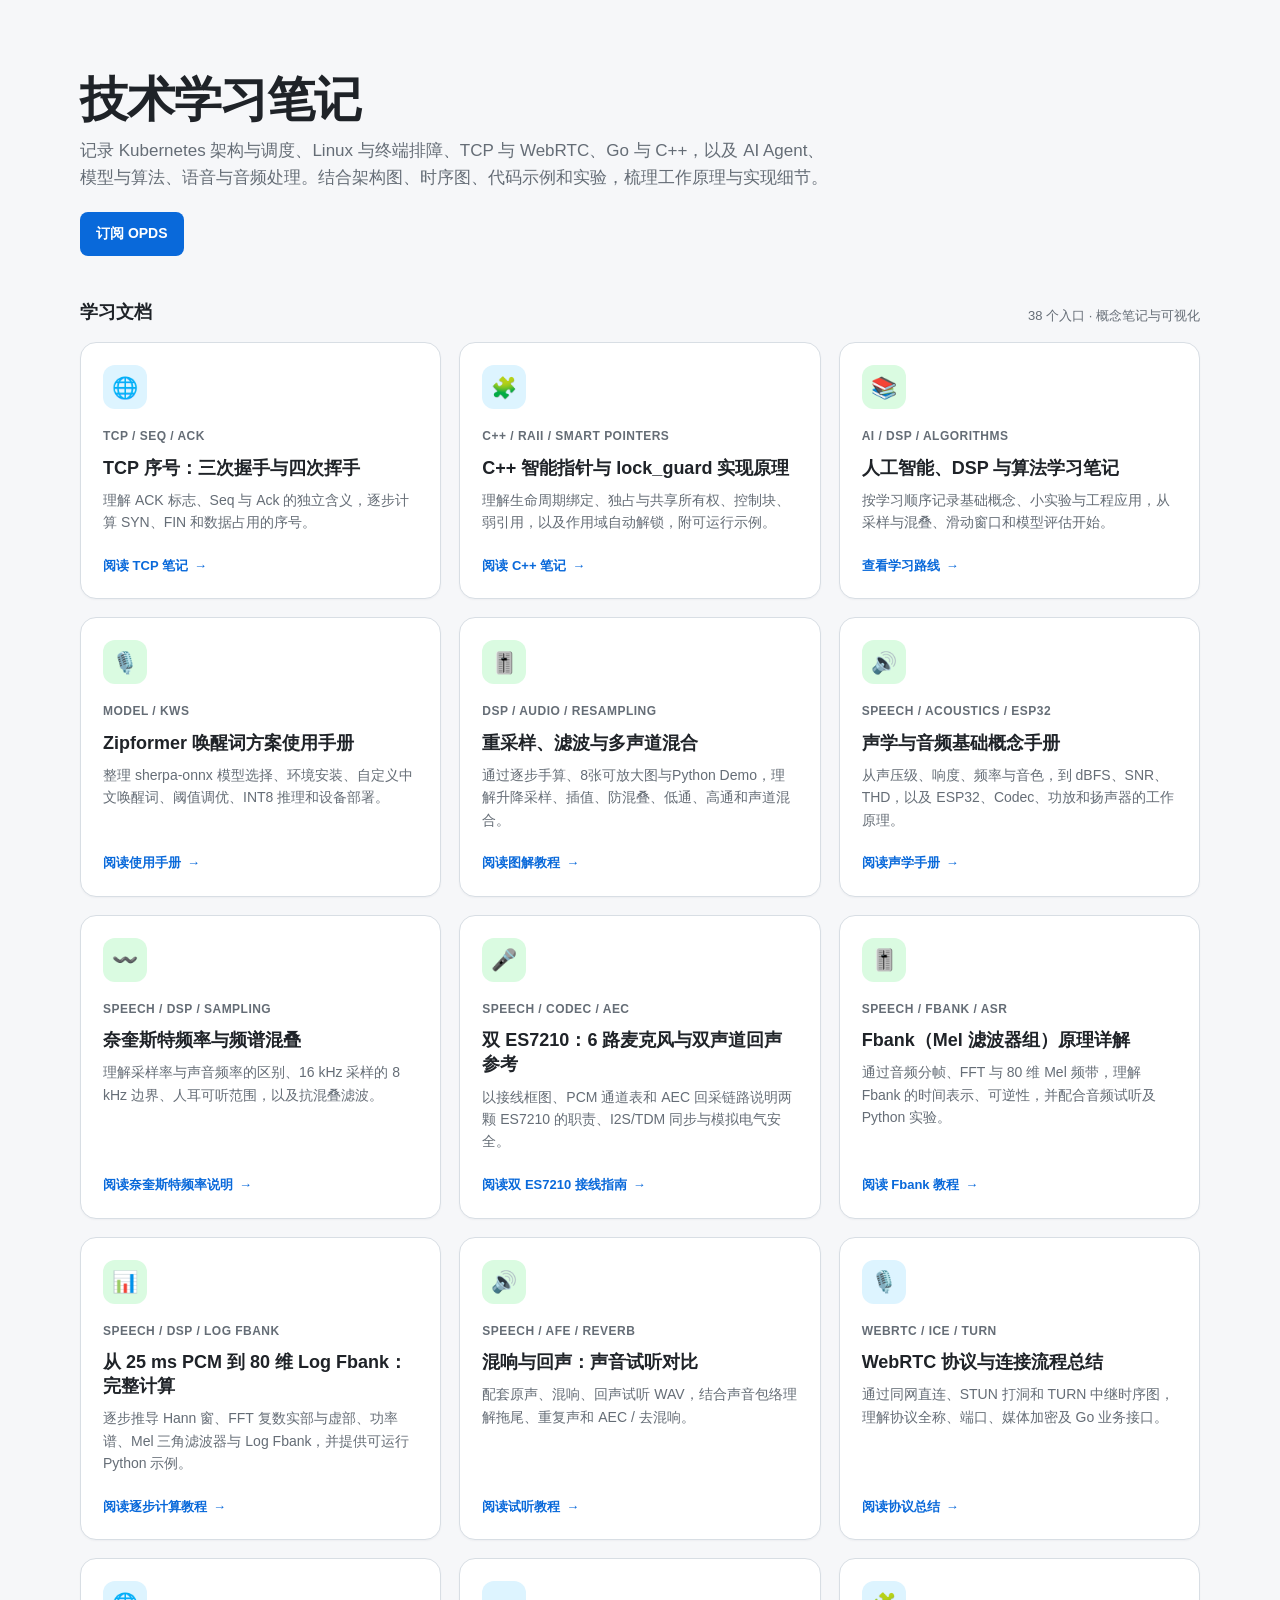
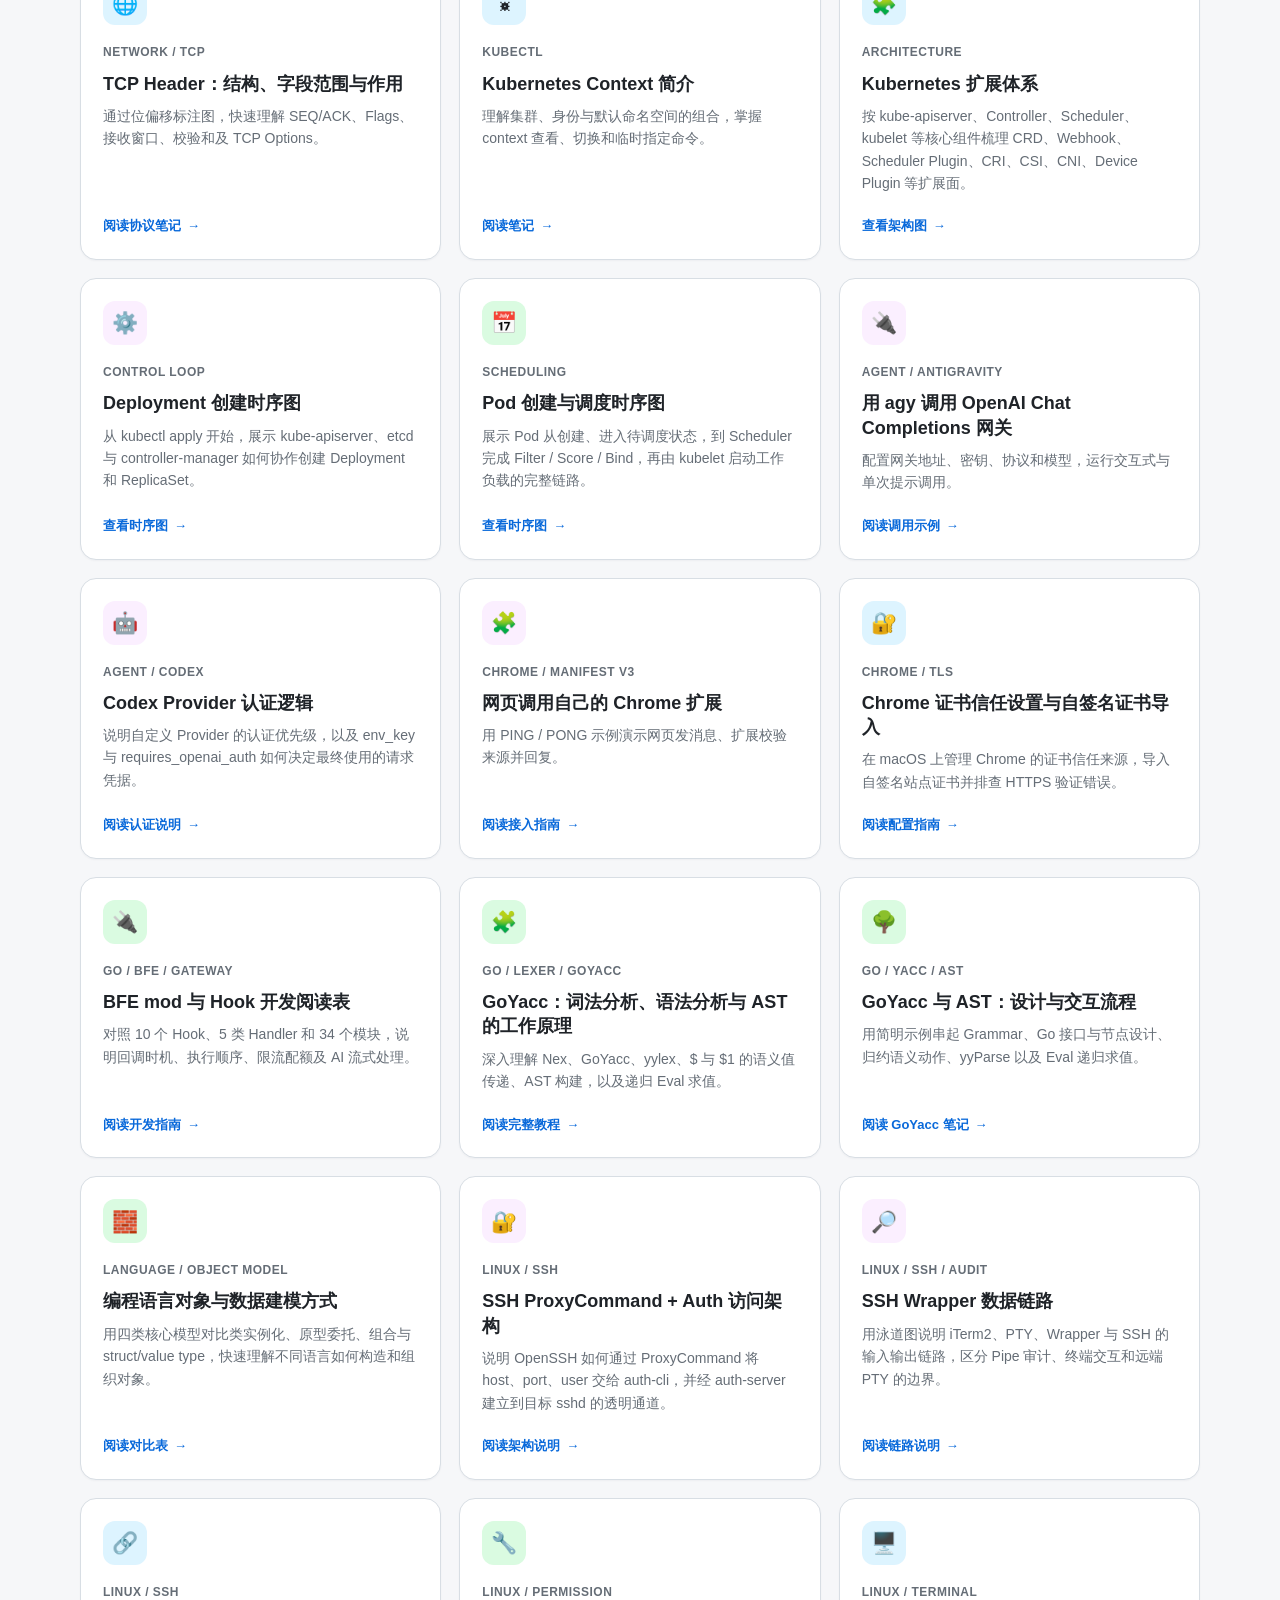
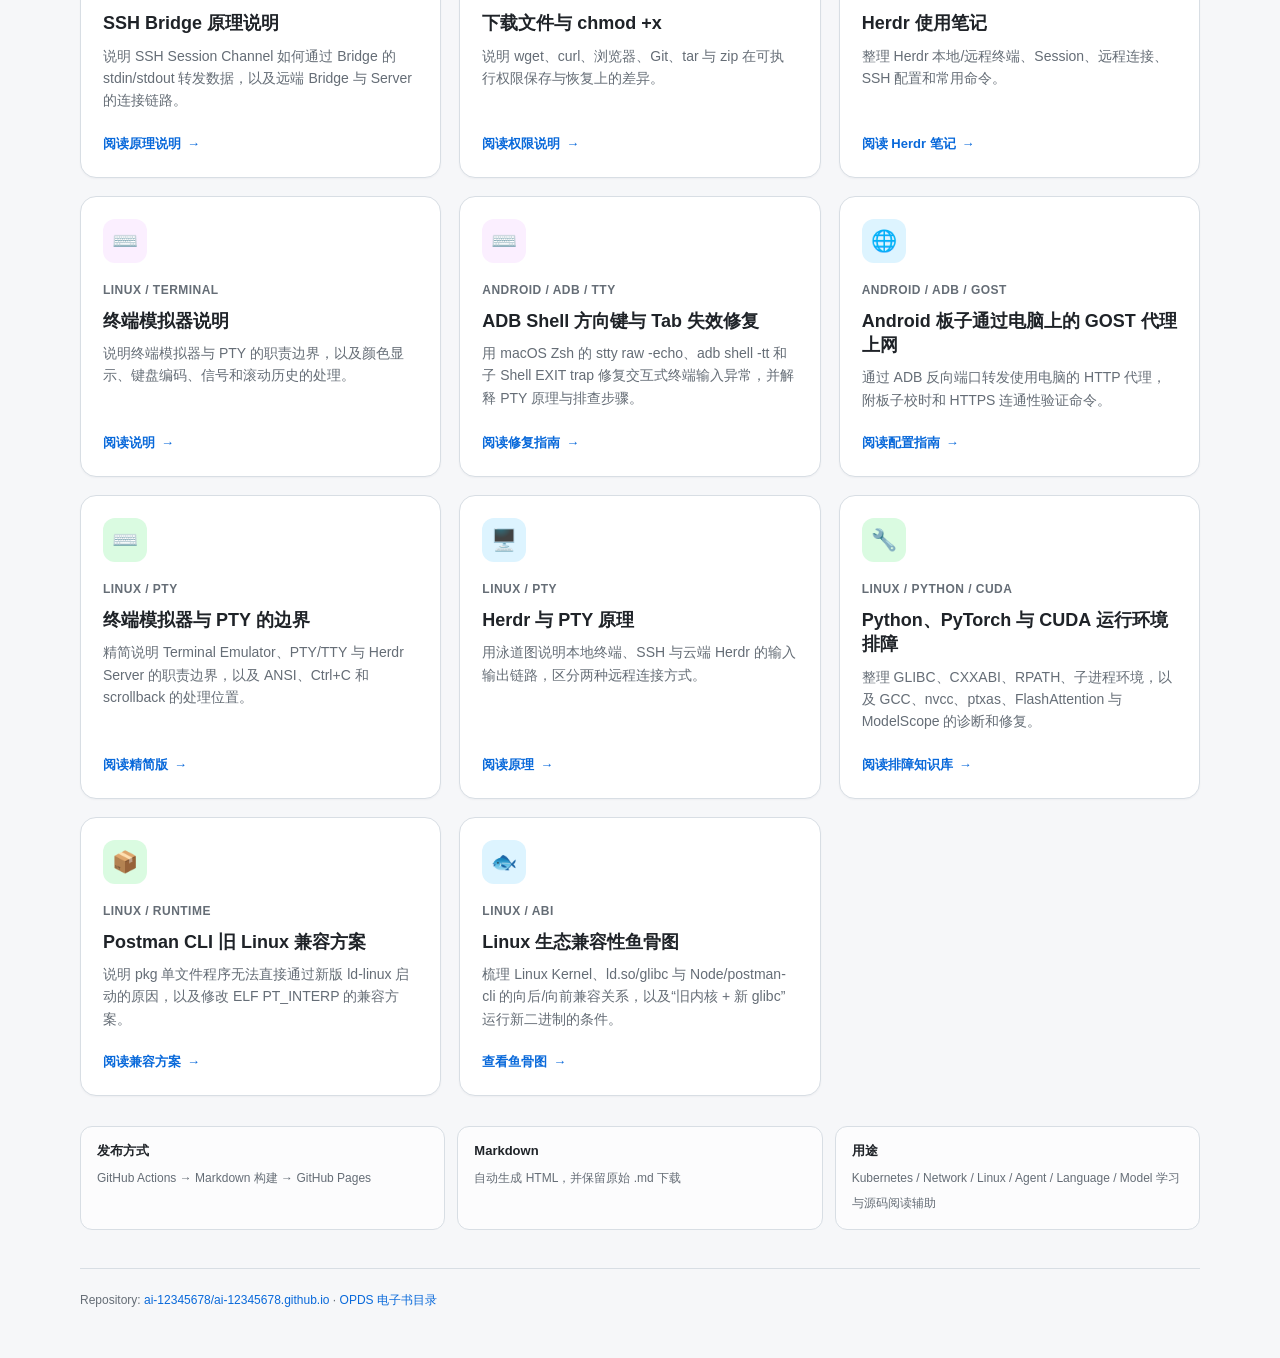
<file: index.html>
<!DOCTYPE html>
<html lang="zh-CN">
<head>
<meta charset="UTF-8">
<meta name="viewport" content="width=device-width, initial-scale=1.0">
<meta name="color-scheme" content="light">
<title>技术学习笔记 · ai-12345678</title>
<style>
  :root {
    --bg: #f6f7f9;
    --panel: #ffffff;
    --text: #1f2328;
    --muted: #656d76;
    --border: #d8dee4;
    --blue: #0969da;
    --blue-soft: #ddf4ff;
    --purple-soft: #fbefff;
    --green-soft: #dafbe1;
    --shadow: 0 8px 24px rgba(140, 149, 159, 0.14);
  }

  * { box-sizing: border-box; }

  body {
    margin: 0;
    font-family: -apple-system, BlinkMacSystemFont, "Segoe UI", "PingFang SC", "Microsoft YaHei", sans-serif;
    background: var(--bg);
    color: var(--text);
    line-height: 1.6;
  }

  .page {
    width: min(1120px, calc(100% - 40px));
    margin: 0 auto;
    padding: 64px 0 48px;
  }

  .hero {
    padding: 8px 0 34px;
  }

  h1 {
    margin: 0 0 10px;
    font-size: clamp(32px, 5vw, 48px);
    line-height: 1.15;
    letter-spacing: -0.025em;
  }

  .subtitle {
    max-width: 760px;
    margin: 0;
    color: var(--muted);
    font-size: 17px;
  }

  .hero-actions {
    display: flex;
    flex-wrap: wrap;
    align-items: center;
    gap: 10px 14px;
    margin-top: 20px;
  }

  .opds-subscribe {
    min-height: 44px;
    padding: 8px 16px;
    border: 0;
    border-radius: 8px;
    background: var(--blue);
    color: #fff;
    font: inherit;
    font-size: 14px;
    font-weight: 600;
    cursor: pointer;
  }

  .opds-subscribe:hover { background: #0550ae; }
  .opds-subscribe:focus-visible { outline: 3px solid #80baff; outline-offset: 2px; }

  .opds-copy-status { color: var(--muted); font-size: 14px; }

  .opds-copy-address {
    width: min(100%, 420px);
    padding: 8px 10px;
    border: 1px solid var(--border);
    border-radius: 8px;
    background: var(--panel);
    color: var(--text);
    font: inherit;
  }

  .section-title {
    display: flex;
    justify-content: space-between;
    align-items: end;
    gap: 16px;
    margin: 8px 0 16px;
  }

  .section-title h2 {
    margin: 0;
    font-size: 18px;
  }

  .section-title span {
    color: var(--muted);
    font-size: 13px;
  }

  .grid {
    display: grid;
    grid-template-columns: repeat(3, minmax(0, 1fr));
    gap: 18px;
  }

  .card {
    position: relative;
    display: flex;
    flex-direction: column;
    min-height: 230px;
    padding: 22px;
    border: 1px solid var(--border);
    border-radius: 16px;
    background: var(--panel);
    color: inherit;
    text-decoration: none;
    box-shadow: 0 1px 2px rgba(31, 35, 40, .04);
    transition: transform .18s ease, border-color .18s ease, box-shadow .18s ease;
  }

  .card:hover {
    transform: translateY(-3px);
    border-color: #8c959f;
    box-shadow: var(--shadow);
  }

  .icon {
    width: 44px;
    height: 44px;
    display: grid;
    place-items: center;
    margin-bottom: 18px;
    border-radius: 12px;
    font-size: 21px;
  }

  .blue { background: var(--blue-soft); }
  .purple { background: var(--purple-soft); }
  .green { background: var(--green-soft); }

  .tag {
    width: fit-content;
    margin-bottom: 9px;
    color: var(--muted);
    font-size: 12px;
    font-weight: 600;
    text-transform: uppercase;
    letter-spacing: .04em;
  }

  .card h3 {
    margin: 0 0 9px;
    font-size: 18px;
    line-height: 1.35;
  }

  .card p {
    margin: 0;
    color: var(--muted);
    font-size: 14px;
  }

  .open {
    display: flex;
    align-items: center;
    gap: 6px;
    margin-top: auto;
    padding-top: 22px;
    color: var(--blue);
    font-size: 13px;
    font-weight: 600;
  }

  .meta {
    display: grid;
    grid-template-columns: repeat(3, 1fr);
    gap: 12px;
    margin-top: 30px;
  }

  .meta-item {
    padding: 14px 16px;
    border: 1px solid var(--border);
    border-radius: 12px;
    background: rgba(255,255,255,.7);
  }

  .meta-item strong {
    display: block;
    margin-bottom: 2px;
    font-size: 13px;
  }

  .meta-item span {
    color: var(--muted);
    font-size: 12px;
  }

  footer {
    margin-top: 38px;
    padding-top: 22px;
    border-top: 1px solid var(--border);
    color: var(--muted);
    font-size: 12px;
  }

  footer a {
    color: var(--blue);
    text-decoration: none;
  }

  @media (max-width: 850px) {
    .grid { grid-template-columns: 1fr; }
    .meta { grid-template-columns: 1fr; }
    .card { min-height: 0; }
    .page { padding-top: 40px; }
  }
</style>
<link id="opds-catalog" rel="related" type="application/atom+xml;profile=opds-catalog;kind=acquisition" title="文档电子书目录" href="./opds.xml">
</head>
<body>
<main class="page">
  <section class="hero">
    <h1>技术学习笔记</h1>
    <p class="subtitle">
      记录 Kubernetes 架构与调度、Linux 与终端排障、TCP 与 WebRTC、Go 与 C++，以及 AI Agent、模型与算法、语音与音频处理。结合架构图、时序图、代码示例和实验，梳理工作原理与实现细节。
    </p>
    <div class="hero-actions">
      <button id="opds-subscribe" class="opds-subscribe" type="button" title="复制 OPDS 订阅地址">订阅 OPDS</button>
      <span id="opds-copy-status" class="opds-copy-status" role="status"></span>
      <input id="opds-copy-address" class="opds-copy-address" type="url" aria-label="OPDS 订阅地址" readonly hidden>
    </div>
  </section>

  <div class="section-title">
    <h2>学习文档</h2>
    <span>38 个入口 · 概念笔记与可视化</span>
  </div>

  <section class="grid">
    <a class="card" href="./tcp/index.html">
      <div class="icon blue">🌐</div>
      <div class="tag">TCP / Seq / Ack</div>
      <h3>TCP 序号：三次握手与四次挥手</h3>
      <p>理解 ACK 标志、Seq 与 Ack 的独立含义，逐步计算 SYN、FIN 和数据占用的序号。</p>
      <div class="open">阅读 TCP 笔记 <span>→</span></div>
    </a>

    <a class="card" href="./cpp/cpp-smart-pointers-raii-lock-guard.html">
      <div class="icon blue">🧩</div>
      <div class="tag">C++ / RAII / Smart Pointers</div>
      <h3>C++ 智能指针与 lock_guard 实现原理</h3>
      <p>理解生命周期绑定、独占与共享所有权、控制块、弱引用，以及作用域自动解锁，附可运行示例。</p>
      <div class="open">阅读 C++ 笔记 <span>→</span></div>
    </a>

    <a class="card" href="./models/ai-dsp-algorithms-roadmap.html">
      <div class="icon green">📚</div>
      <div class="tag">AI / DSP / Algorithms</div>
      <h3>人工智能、DSP 与算法学习笔记</h3>
      <p>按学习顺序记录基础概念、小实验与工程应用，从采样与混叠、滑动窗口和模型评估开始。</p>
      <div class="open">查看学习路线 <span>→</span></div>
    </a>

    <a class="card" href="./models/zipformer-kws-guide.html">
      <div class="icon green">🎙️</div>
      <div class="tag">Model / KWS</div>
      <h3>Zipformer 唤醒词方案使用手册</h3>
      <p>整理 sherpa-onnx 模型选择、环境安装、自定义中文唤醒词、阈值调优、INT8 推理和设备部署。</p>
      <div class="open">阅读使用手册 <span>→</span></div>
    </a>

    <a class="card" href="./models/audio-resampling-reader.html">
      <div class="icon green">🎚️</div>
      <div class="tag">DSP / Audio / Resampling</div>
      <h3>重采样、滤波与多声道混合</h3>
      <p>通过逐步手算、8张可放大图与Python Demo，理解升降采样、插值、防混叠、低通、高通和声道混合。</p>
      <div class="open">阅读图解教程 <span>→</span></div>
    </a>

    <a class="card" href="./speech/audio-acoustics-and-esp32-guide.html">
      <div class="icon green">🔊</div>
      <div class="tag">Speech / Acoustics / ESP32</div>
      <h3>声学与音频基础概念手册</h3>
      <p>从声压级、响度、频率与音色，到 dBFS、SNR、THD，以及 ESP32、Codec、功放和扬声器的工作原理。</p>
      <div class="open">阅读声学手册 <span>→</span></div>
    </a>

    <a class="card" href="./speech/nyquist-frequency.html">
      <div class="icon green">〰️</div>
      <div class="tag">Speech / DSP / Sampling</div>
      <h3>奈奎斯特频率与频谱混叠</h3>
      <p>理解采样率与声音频率的区别、16 kHz 采样的 8 kHz 边界、人耳可听范围，以及抗混叠滤波。</p>
      <div class="open">阅读奈奎斯特频率说明 <span>→</span></div>
    </a>

    <a class="card" href="./speech/dual-es7210-mic-speaker-reference.html">
      <div class="icon green">🎤</div>
      <div class="tag">Speech / Codec / AEC</div>
      <h3>双 ES7210：6 路麦克风与双声道回声参考</h3>
      <p>以接线框图、PCM 通道表和 AEC 回采链路说明两颗 ES7210 的职责、I2S/TDM 同步与模拟电气安全。</p>
      <div class="open">阅读双 ES7210 接线指南 <span>→</span></div>
    </a>

    <a class="card" href="./speech/fbank-principles.html">
      <div class="icon green">🎚️</div>
      <div class="tag">Speech / Fbank / ASR</div>
      <h3>Fbank（Mel 滤波器组）原理详解</h3>
      <p>通过音频分帧、FFT 与 80 维 Mel 频带，理解 Fbank 的时间表示、可逆性，并配合音频试听及 Python 实验。</p>
      <div class="open">阅读 Fbank 教程 <span>→</span></div>
    </a>

    <a class="card" href="./speech/fbank-feature-extraction-complete.html">
      <div class="icon green">📊</div>
      <div class="tag">Speech / DSP / Log Fbank</div>
      <h3>从 25 ms PCM 到 80 维 Log Fbank：完整计算</h3>
      <p>逐步推导 Hann 窗、FFT 复数实部与虚部、功率谱、Mel 三角滤波器与 Log Fbank，并提供可运行 Python 示例。</p>
      <div class="open">阅读逐步计算教程 <span>→</span></div>
    </a>

    <a class="card" href="./speech/reverb-echo.html">
      <div class="icon green">🔊</div>
      <div class="tag">Speech / AFE / Reverb</div>
      <h3>混响与回声：声音试听对比</h3>
      <p>配套原声、混响、回声试听 WAV，结合声音包络理解拖尾、重复声和 AEC / 去混响。</p>
      <div class="open">阅读试听教程 <span>→</span></div>
    </a>

    <a class="card" href="./webrtc/webrtc-protocols-summary.html">
      <div class="icon blue">🎙️</div>
      <div class="tag">WebRTC / ICE / TURN</div>
      <h3>WebRTC 协议与连接流程总结</h3>
      <p>通过同网直连、STUN 打洞和 TURN 中继时序图，理解协议全称、端口、媒体加密及 Go 业务接口。</p>
      <div class="open">阅读协议总结 <span>→</span></div>
    </a>

    <a class="card" href="./network/tcp-header.html">
      <div class="icon blue">🌐</div>
      <div class="tag">Network / TCP</div>
      <h3>TCP Header：结构、字段范围与作用</h3>
      <p>通过位偏移标注图，快速理解 SEQ/ACK、Flags、接收窗口、校验和及 TCP Options。</p>
      <div class="open">阅读协议笔记 <span>→</span></div>
    </a>

    <a class="card" href="./kubernetes/kubernetes-context.html">
      <div class="icon blue">☸</div>
      <div class="tag">kubectl</div>
      <h3>Kubernetes Context 简介</h3>
      <p>理解集群、身份与默认命名空间的组合，掌握 context 查看、切换和临时指定命令。</p>
      <div class="open">阅读笔记 <span>→</span></div>
    </a>

    <a class="card" href="./kubernetes/kubernetes-extension.html">
      <div class="icon blue">🧩</div>
      <div class="tag">Architecture</div>
      <h3>Kubernetes 扩展体系</h3>
      <p>按 kube-apiserver、Controller、Scheduler、kubelet 等核心组件梳理 CRD、Webhook、Scheduler Plugin、CRI、CSI、CNI、Device Plugin 等扩展面。</p>
      <div class="open">查看架构图 <span>→</span></div>
    </a>

    <a class="card" href="./kubernetes/deployment-create-sequence.html">
      <div class="icon purple">⚙️</div>
      <div class="tag">Control Loop</div>
      <h3>Deployment 创建时序图</h3>
      <p>从 kubectl apply 开始，展示 kube-apiserver、etcd 与 controller-manager 如何协作创建 Deployment 和 ReplicaSet。</p>
      <div class="open">查看时序图 <span>→</span></div>
    </a>

    <a class="card" href="./kubernetes/pod-create-scheduling-sequence.html">
      <div class="icon green">📅</div>
      <div class="tag">Scheduling</div>
      <h3>Pod 创建与调度时序图</h3>
      <p>展示 Pod 从创建、进入待调度状态，到 Scheduler 完成 Filter / Score / Bind，再由 kubelet 启动工作负载的完整链路。</p>
      <div class="open">查看时序图 <span>→</span></div>
    </a>

    <a class="card" href="./agents/agy-openai-gateway.html">
      <div class="icon purple">🔌</div>
      <div class="tag">Agent / Antigravity</div>
      <h3>用 agy 调用 OpenAI Chat Completions 网关</h3>
      <p>配置网关地址、密钥、协议和模型，运行交互式与单次提示调用。</p>
      <div class="open">阅读调用示例 <span>→</span></div>
    </a>

    <a class="card" href="./agents/codex-provider-auth.html">
      <div class="icon purple">🤖</div>
      <div class="tag">Agent / Codex</div>
      <h3>Codex Provider 认证逻辑</h3>
      <p>说明自定义 Provider 的认证优先级，以及 env_key 与 requires_openai_auth 如何决定最终使用的请求凭据。</p>
      <div class="open">阅读认证说明 <span>→</span></div>
    </a>

    <a class="card" href="./agents/webpage-chrome-extension.html">
      <div class="icon purple">🧩</div>
      <div class="tag">Chrome / Manifest V3</div>
      <h3>网页调用自己的 Chrome 扩展</h3>
      <p>用 PING / PONG 示例演示网页发消息、扩展校验来源并回复。</p>
      <div class="open">阅读接入指南 <span>→</span></div>
    </a>

    <a class="card" href="./network/chrome-certificate-trust.html">
      <div class="icon blue">🔐</div>
      <div class="tag">Chrome / TLS</div>
      <h3>Chrome 证书信任设置与自签名证书导入</h3>
      <p>在 macOS 上管理 Chrome 的证书信任来源，导入自签名站点证书并排查 HTTPS 验证错误。</p>
      <div class="open">阅读配置指南 <span>→</span></div>
    </a>

    <a class="card" href="./golang/bfe/bfe-mod-hook-guide.html">
      <div class="icon green">🔌</div>
      <div class="tag">Go / BFE / Gateway</div>
      <h3>BFE mod 与 Hook 开发阅读表</h3>
      <p>对照 10 个 Hook、5 类 Handler 和 34 个模块，说明回调时机、执行顺序、限流配额及 AI 流式处理。</p>
      <div class="open">阅读开发指南 <span>→</span></div>
    </a>

    <a class="card" href="./golang/goyacc-lexer-parser-ast-notes.html">
      <div class="icon green">🧩</div>
      <div class="tag">Go / Lexer / GoYacc</div>
      <h3>GoYacc：词法分析、语法分析与 AST 的工作原理</h3>
      <p>深入理解 Nex、GoYacc、yylex、$ 与 $1 的语义值传递、AST 构建，以及递归 Eval 求值。</p>
      <div class="open">阅读完整教程 <span>→</span></div>
    </a>

    <a class="card" href="./golang/goyacc-ast-design-and-interaction.html">
      <div class="icon green">🌳</div>
      <div class="tag">Go / Yacc / AST</div>
      <h3>GoYacc 与 AST：设计与交互流程</h3>
      <p>用简明示例串起 Grammar、Go 接口与节点设计、归约语义动作、yyParse 以及 Eval 递归求值。</p>
      <div class="open">阅读 GoYacc 笔记 <span>→</span></div>
    </a>

    <a class="card" href="./lang/programming-object-models.html">
      <div class="icon green">🧱</div>
      <div class="tag">Language / Object Model</div>
      <h3>编程语言对象与数据建模方式</h3>
      <p>用四类核心模型对比类实例化、原型委托、组合与 struct/value type，快速理解不同语言如何构造和组织对象。</p>
      <div class="open">阅读对比表 <span>→</span></div>
    </a>

    <a class="card" href="./linux/ssh-proxycommand-auth-architecture.html">
      <div class="icon purple">🔐</div>
      <div class="tag">Linux / SSH</div>
      <h3>SSH ProxyCommand + Auth 访问架构</h3>
      <p>说明 OpenSSH 如何通过 ProxyCommand 将 host、port、user 交给 auth-cli，并经 auth-server 建立到目标 sshd 的透明通道。</p>
      <div class="open">阅读架构说明 <span>→</span></div>
    </a>

    <a class="card" href="./linux/ssh-wrapper-data-flow.html">
      <div class="icon purple">🔎</div>
      <div class="tag">Linux / SSH / Audit</div>
      <h3>SSH Wrapper 数据链路</h3>
      <p>用泳道图说明 iTerm2、PTY、Wrapper 与 SSH 的输入输出链路，区分 Pipe 审计、终端交互和远端 PTY 的边界。</p>
      <div class="open">阅读链路说明 <span>→</span></div>
    </a>

    <a class="card" href="./linux/ssh-bridge.html">
      <div class="icon blue">🔗</div>
      <div class="tag">Linux / SSH</div>
      <h3>SSH Bridge 原理说明</h3>
      <p>说明 SSH Session Channel 如何通过 Bridge 的 stdin/stdout 转发数据，以及远端 Bridge 与 Server 的连接链路。</p>
      <div class="open">阅读原理说明 <span>→</span></div>
    </a>

    <a class="card" href="./linux/chmod-x-download-permissions.html">
      <div class="icon green">🔧</div>
      <div class="tag">Linux / Permission</div>
      <h3>下载文件与 chmod +x</h3>
      <p>说明 wget、curl、浏览器、Git、tar 与 zip 在可执行权限保存与恢复上的差异。</p>
      <div class="open">阅读权限说明 <span>→</span></div>
    </a>

    <a class="card" href="./linux/herdr-usage.html">
      <div class="icon blue">🖥️</div>
      <div class="tag">Linux / Terminal</div>
      <h3>Herdr 使用笔记</h3>
      <p>整理 Herdr 本地/远程终端、Session、远程连接、SSH 配置和常用命令。</p>
      <div class="open">阅读 Herdr 笔记 <span>→</span></div>
    </a>

    <a class="card" href="./linux/terminal-emulator.html">
      <div class="icon purple">⌨️</div>
      <div class="tag">Linux / Terminal</div>
      <h3>终端模拟器说明</h3>
      <p>说明终端模拟器与 PTY 的职责边界，以及颜色显示、键盘编码、信号和滚动历史的处理。</p>
      <div class="open">阅读说明 <span>→</span></div>
    </a>

    <a class="card" href="./linux/adb-shell-tty-raw-mode-fix.html">
      <div class="icon purple">⌨️</div>
      <div class="tag">Android / ADB / TTY</div>
      <h3>ADB Shell 方向键与 Tab 失效修复</h3>
      <p>用 macOS Zsh 的 stty raw -echo、adb shell -tt 和子 Shell EXIT trap 修复交互式终端输入异常，并解释 PTY 原理与排查步骤。</p>
      <div class="open">阅读修复指南 <span>→</span></div>
    </a>

    <a class="card" href="./linux/adb-gost-proxy.html">
      <div class="icon blue">🌐</div>
      <div class="tag">Android / ADB / GOST</div>
      <h3>Android 板子通过电脑上的 GOST 代理上网</h3>
      <p>通过 ADB 反向端口转发使用电脑的 HTTP 代理，附板子校时和 HTTPS 连通性验证命令。</p>
      <div class="open">阅读配置指南 <span>→</span></div>
    </a>

    <a class="card" href="./linux/terminal-emulator-pty-boundary.html">
      <div class="icon green">⌨️</div>
      <div class="tag">Linux / PTY</div>
      <h3>终端模拟器与 PTY 的边界</h3>
      <p>精简说明 Terminal Emulator、PTY/TTY 与 Herdr Server 的职责边界，以及 ANSI、Ctrl+C 和 scrollback 的处理位置。</p>
      <div class="open">阅读精简版 <span>→</span></div>
    </a>

    <a class="card" href="./linux/herdr-pty.html">
      <div class="icon blue">🖥️</div>
      <div class="tag">Linux / PTY</div>
      <h3>Herdr 与 PTY 原理</h3>
      <p>用泳道图说明本地终端、SSH 与云端 Herdr 的输入输出链路，区分两种远程连接方式。</p>
      <div class="open">阅读原理 <span>→</span></div>
    </a>

    <a class="card" href="./linux/python-pytorch-cuda-runtime-troubleshooting.html">
      <div class="icon green">🔧</div>
      <div class="tag">Linux / Python / CUDA</div>
      <h3>Python、PyTorch 与 CUDA 运行环境排障</h3>
      <p>整理 GLIBC、CXXABI、RPATH、子进程环境，以及 GCC、nvcc、ptxas、FlashAttention 与 ModelScope 的诊断和修复。</p>
      <div class="open">阅读排障知识库 <span>→</span></div>
    </a>

    <a class="card" href="./linux/postman-cli-old-linux-compatibility.html">
      <div class="icon green">📦</div>
      <div class="tag">Linux / Runtime</div>
      <h3>Postman CLI 旧 Linux 兼容方案</h3>
      <p>说明 pkg 单文件程序无法直接通过新版 ld-linux 启动的原因，以及修改 ELF PT_INTERP 的兼容方案。</p>
      <div class="open">阅读兼容方案 <span>→</span></div>
    </a>

    <a class="card" href="./linux/linux-compatibility-fishbone.png">
      <div class="icon blue">🐟</div>
      <div class="tag">Linux / ABI</div>
      <h3>Linux 生态兼容性鱼骨图</h3>
      <p>梳理 Linux Kernel、ld.so/glibc 与 Node/postman-cli 的向后/向前兼容关系，以及“旧内核 + 新 glibc”运行新二进制的条件。</p>
      <div class="open">查看鱼骨图 <span>→</span></div>
    </a>
  </section>

  <section class="meta" aria-label="站点信息">
    <div class="meta-item">
      <strong>发布方式</strong>
      <span>GitHub Actions → Markdown 构建 → GitHub Pages</span>
    </div>
    <div class="meta-item">
      <strong>Markdown</strong>
      <span>自动生成 HTML，并保留原始 .md 下载</span>
    </div>
    <div class="meta-item">
      <strong>用途</strong>
      <span>Kubernetes / Network / Linux / Agent / Language / Model 学习与源码阅读辅助</span>
    </div>
  </section>

  <footer>
    Repository: <a href="https://github.com/ai-12345678/ai-12345678.github.io">ai-12345678/ai-12345678.github.io</a>
    · <a href="./opds.xml">OPDS 电子书目录</a>
  </footer>
</main>
<script type="module">
  const catalog = document.getElementById("opds-catalog");
  const subscribe = document.getElementById("opds-subscribe");
  const status = document.getElementById("opds-copy-status");
  const addressInput = document.getElementById("opds-copy-address");

  subscribe.addEventListener("click", async () => {
    const address = catalog.href;
    try {
      await navigator.clipboard.writeText(address);
      addressInput.hidden = true;
      status.textContent = "已复制订阅地址";
    } catch {
      addressInput.value = address;
      addressInput.hidden = false;
      addressInput.focus();
      addressInput.select();
      status.textContent = "请手动复制订阅地址";
    }
  });
</script>
</body>
</html>
</file>
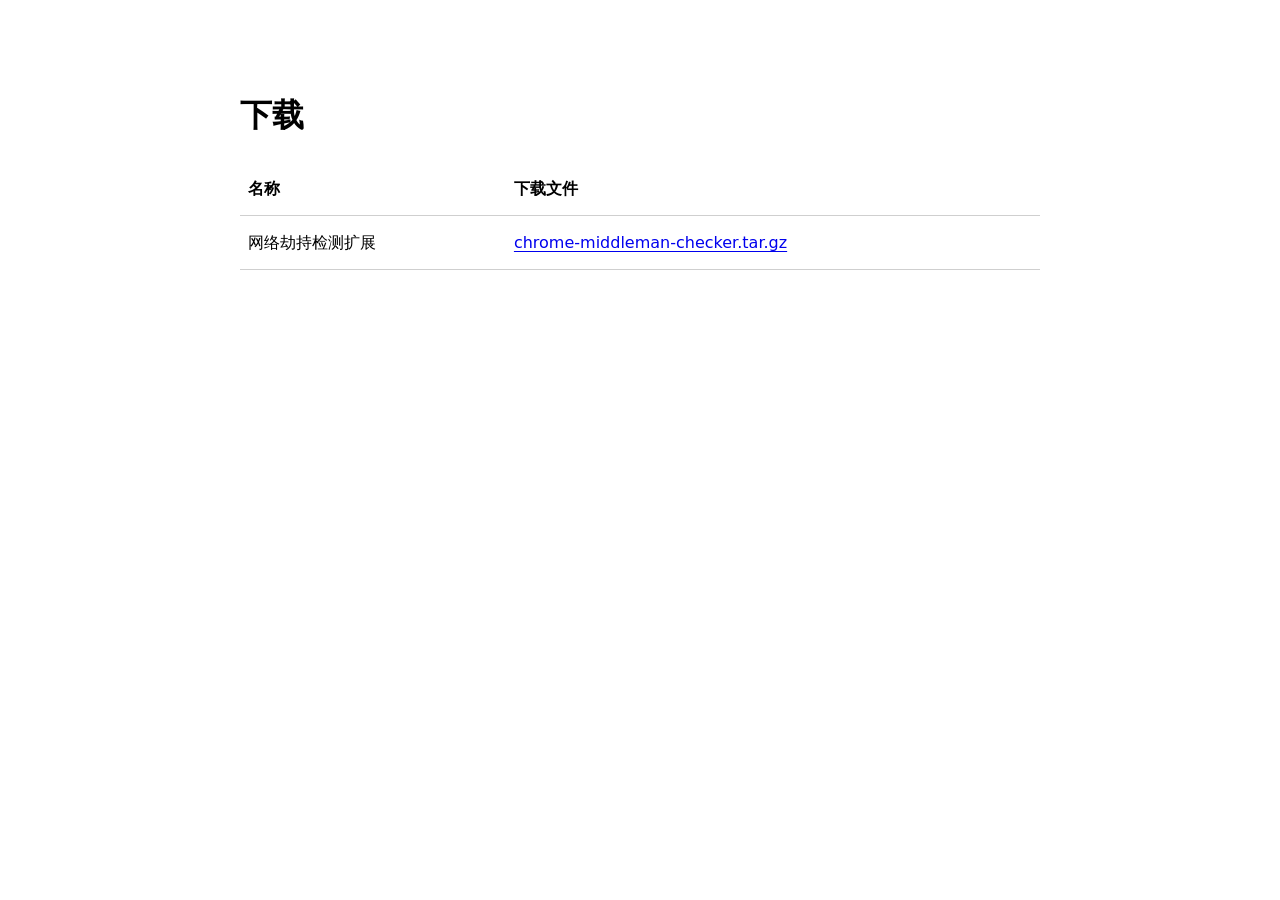
<file: download/index.html>
<!doctype html>
<html lang="zh-CN">
<meta charset="utf-8">
<meta name="viewport" content="width=device-width, initial-scale=1">
<title>下载</title>
<style>
:root { color-scheme: light dark; }
body { font: 1rem/1.6 system-ui, sans-serif; margin: 0; }
main { max-width: 50rem; margin: 10vh auto; padding: 0 1.25rem; }
table { width: 100%; border-collapse: collapse; }
th, td { text-align: left; padding: .85rem .5rem; border-bottom: 1px solid #8886; }
a { overflow-wrap: anywhere; text-underline-offset: .2em; }
</style>
<main>
  <h1>下载</h1>
  <table>
    <thead><tr><th scope="col">名称</th><th scope="col">下载文件</th></tr></thead>
    <tbody><tr>
      <td>网络劫持检测扩展</td>
      <td><a href="chrome-middleman-checker.tar.gz" download>chrome-middleman-checker.tar.gz</a></td>
    </tr></tbody>
  </table>
</main>
</html>
</file>
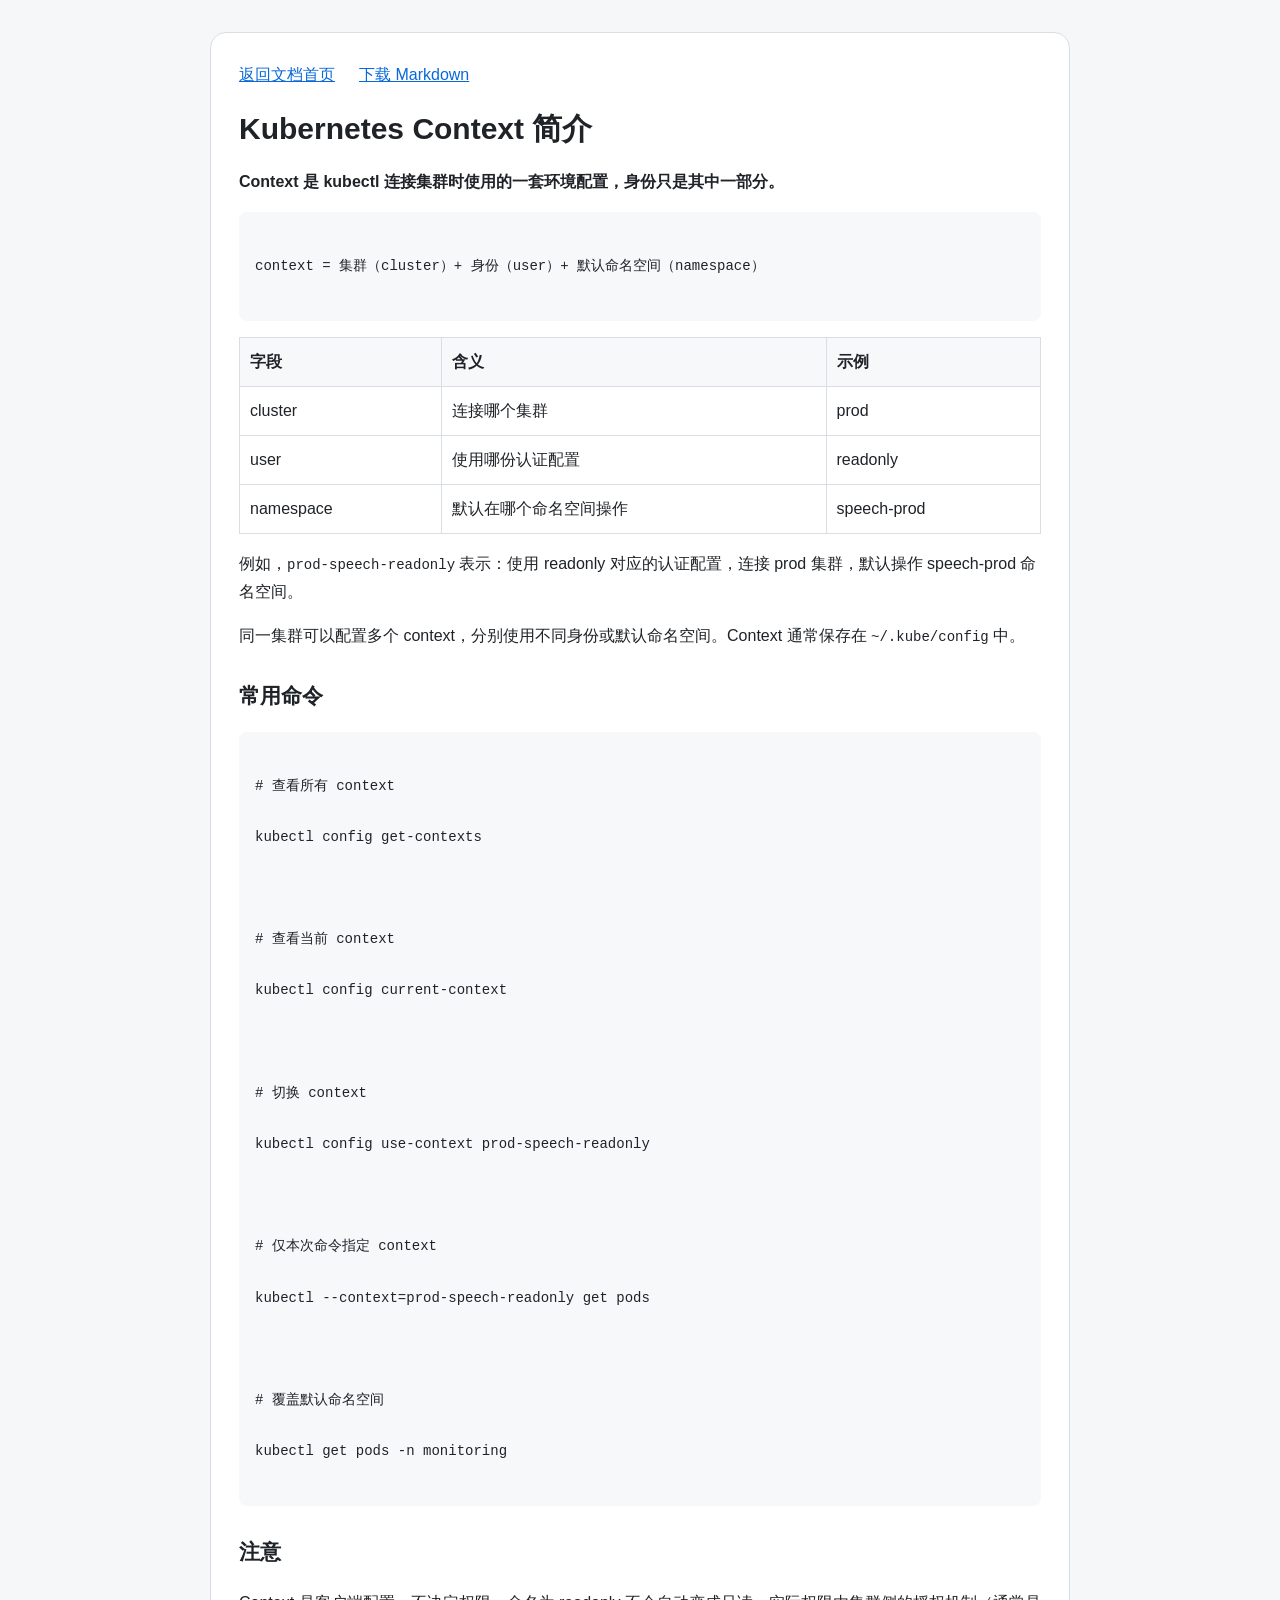
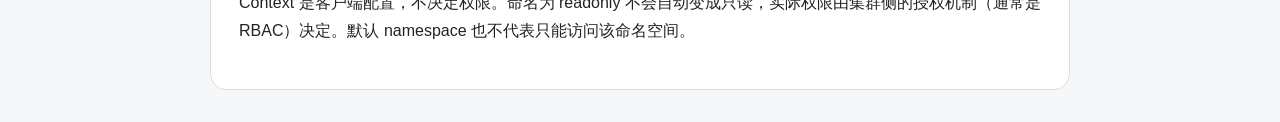
<file: kubernetes-context.html>
<!DOCTYPE html>
<html lang="zh-CN"><head><meta charset="utf-8"><meta name="viewport" content="width=device-width, initial-scale=1"><title>Kubernetes Context 简介</title>
<style>
*{box-sizing:border-box}body{margin:0;background:#f6f7f9;color:#1f2328;font:16px/1.75 -apple-system,BlinkMacSystemFont,"Segoe UI","PingFang SC","Microsoft YaHei",sans-serif}main{max-width:860px;margin:32px auto;padding:28px;background:#fff;border:1px solid #d8dee4;border-radius:16px}a{color:#0969da}nav{display:flex;gap:24px;flex-wrap:wrap}h1{font-size:30px;line-height:1.3}h2{font-size:21px;margin-top:28px}pre{overflow-x:auto;padding:16px;background:#f6f8fa;border-radius:8px;line-height:1.6}code{font-family:ui-monospace,monospace;font-size:14px}p code{overflow-wrap:anywhere}table{width:100%;border-collapse:collapse}th,td{text-align:left;border:1px solid #d8dee4;padding:10px;overflow-wrap:anywhere}th{background:#f6f8fa}@media(max-width:600px){main{margin:0;padding:20px 16px;border:0;border-radius:0}h1{font-size:26px}}
</style></head><body><main><nav><a href="./index.html">返回文档首页</a><a href="./kubernetes-context.md" download>下载 Markdown</a></nav>
<h1>Kubernetes Context 简介</h1>
<p><strong>Context 是 kubectl 连接集群时使用的一套环境配置，身份只是其中一部分。</strong></p>
<pre><code>
context = 集群（cluster）+ 身份（user）+ 默认命名空间（namespace）

</code></pre>
<table>
<tr><th>字段</th><th>含义</th><th>示例</th></tr>
<tr><td>cluster</td><td>连接哪个集群</td><td>prod</td></tr>
<tr><td>user</td><td>使用哪份认证配置</td><td>readonly</td></tr>
<tr><td>namespace</td><td>默认在哪个命名空间操作</td><td>speech-prod</td></tr>
</table>
<p>例如，<code>prod-speech-readonly</code> 表示：使用 readonly 对应的认证配置，连接 prod 集群，默认操作 speech-prod 命名空间。</p>
<p>同一集群可以配置多个 context，分别使用不同身份或默认命名空间。Context 通常保存在 <code>~/.kube/config</code> 中。</p>
<h2>常用命令</h2>
<pre><code>
# 查看所有 context

kubectl config get-contexts



# 查看当前 context

kubectl config current-context



# 切换 context

kubectl config use-context prod-speech-readonly



# 仅本次命令指定 context

kubectl --context=prod-speech-readonly get pods



# 覆盖默认命名空间

kubectl get pods -n monitoring

</code></pre>
<h2>注意</h2>
<p>Context 是客户端配置，不决定权限。命名为 readonly 不会自动变成只读，实际权限由集群侧的授权机制（通常是 RBAC）决定。默认 namespace 也不代表只能访问该命名空间。</p>
</main></body></html>
</file>
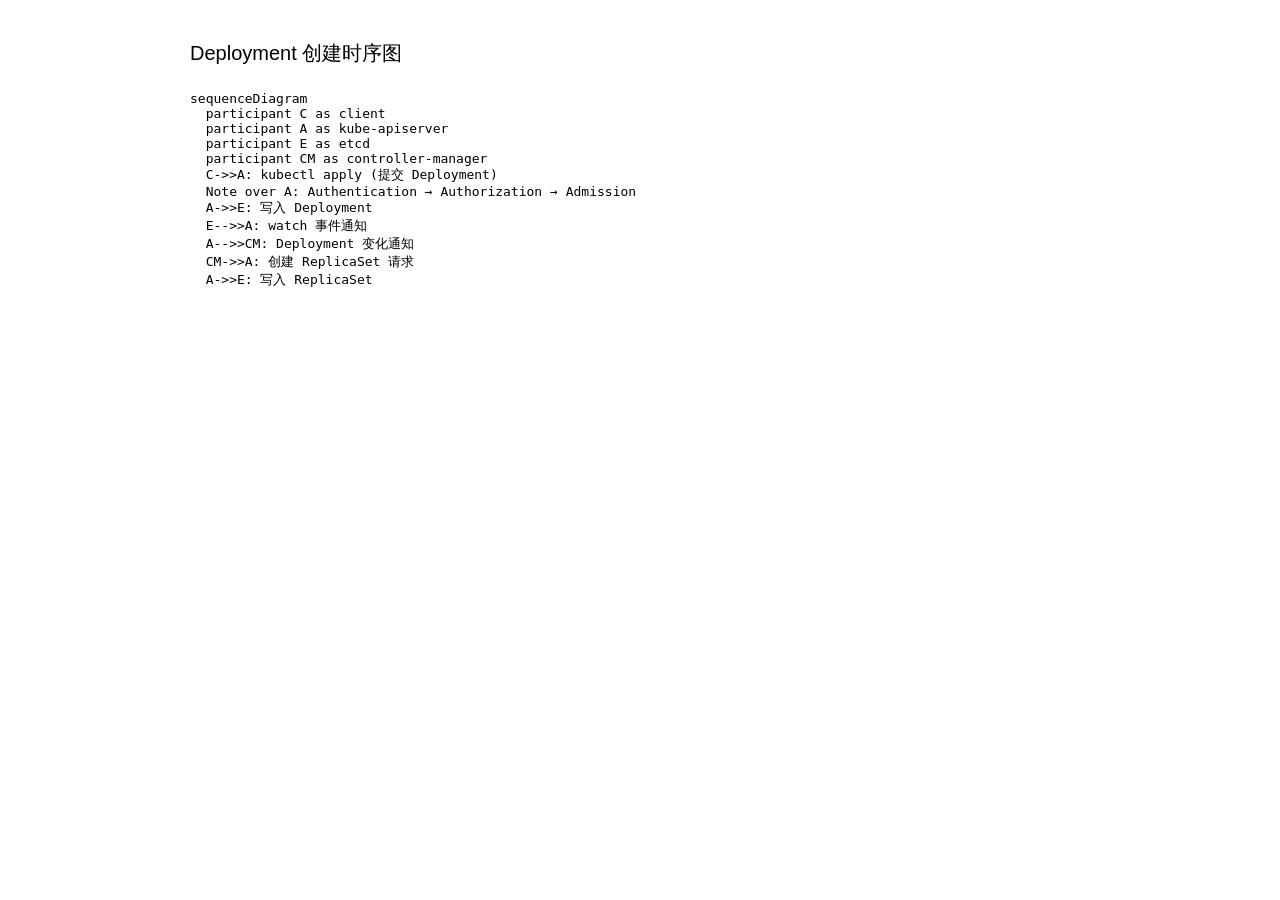
<file: kubernetes/deployment-create-sequence.html>
<!DOCTYPE html>
<html lang="zh">
<head>
<meta charset="UTF-8">
<title>Deployment 创建时序图</title>
<style>
  body {
    font-family: -apple-system, "PingFang SC", "Microsoft YaHei", sans-serif;
    max-width: 900px;
    margin: 40px auto;
    padding: 0 20px;
    background: #ffffff;
  }
  h1 { font-size: 20px; font-weight: 500; }
  #diagram { margin-top: 24px; }
</style>
</head>
<body>
<h1>Deployment 创建时序图</h1>
<div id="diagram"><pre><code class="language-mermaid">sequenceDiagram
  participant C as client
  participant A as kube-apiserver
  participant E as etcd
  participant CM as controller-manager
  C-&gt;&gt;A: kubectl apply (提交 Deployment)
  Note over A: Authentication → Authorization → Admission
  A-&gt;&gt;E: 写入 Deployment
  E--&gt;&gt;A: watch 事件通知
  A--&gt;&gt;CM: Deployment 变化通知
  CM-&gt;&gt;A: 创建 ReplicaSet 请求
  A-&gt;&gt;E: 写入 ReplicaSet</code></pre></div>

<script type="module">
import mermaid from 'https://esm.sh/mermaid@11/dist/mermaid.esm.min.mjs';

mermaid.initialize({
  startOnLoad: false,
  theme: 'base',
  themeVariables: {
    fontFamily: '-apple-system, "PingFang SC", "Microsoft YaHei", sans-serif',
    fontSize: '14px',
    lineColor: '#73726c',
    textColor: '#3d3d3a',
    actorBkg: '#E6F1FB',
    actorBorder: '#185FA5',
    actorTextColor: '#0C447C',
    signalColor: '#73726c',
    signalTextColor: '#3d3d3a',
    noteBkgColor: '#EEEDFE',
    noteBorderColor: '#534AB7',
    noteTextColor: '#3C3489',
  },
});

const definition = document.querySelector('#diagram code').textContent.trim();

const { svg } = await mermaid.render('seq-svg', definition);
document.getElementById('diagram').innerHTML = svg;
</script>
</body>
</html>
</file>
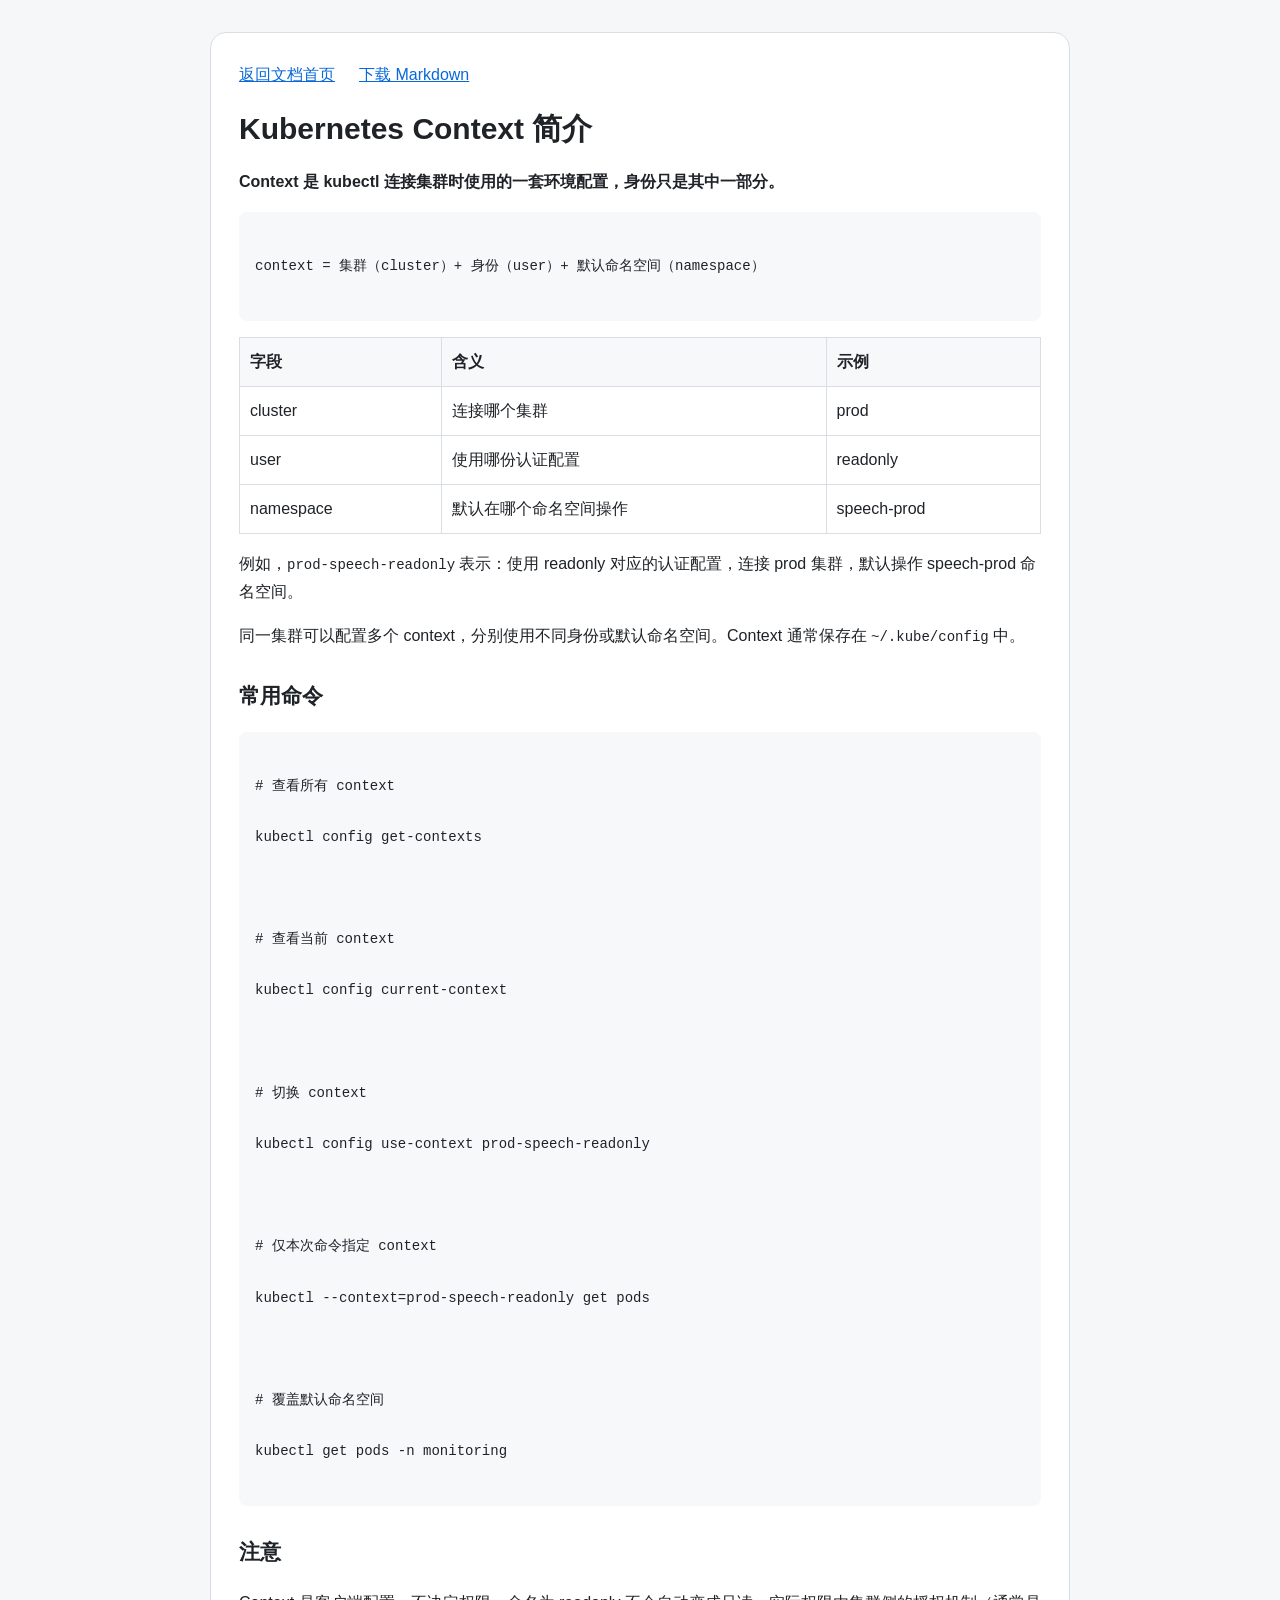
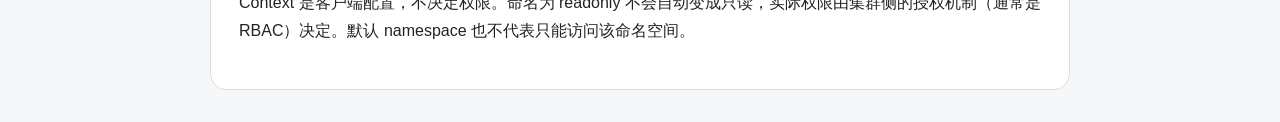
<file: kubernetes/kubernetes-context.html>
<!DOCTYPE html>
<html lang="zh-CN"><head><meta charset="utf-8"><meta name="viewport" content="width=device-width, initial-scale=1"><title>Kubernetes Context 简介</title>
<style>
*{box-sizing:border-box}body{margin:0;background:#f6f7f9;color:#1f2328;font:16px/1.75 -apple-system,BlinkMacSystemFont,"Segoe UI","PingFang SC","Microsoft YaHei",sans-serif}main{max-width:860px;margin:32px auto;padding:28px;background:#fff;border:1px solid #d8dee4;border-radius:16px}a{color:#0969da}nav{display:flex;gap:24px;flex-wrap:wrap}h1{font-size:30px;line-height:1.3}h2{font-size:21px;margin-top:28px}pre{overflow-x:auto;padding:16px;background:#f6f8fa;border-radius:8px;line-height:1.6}code{font-family:ui-monospace,monospace;font-size:14px}p code{overflow-wrap:anywhere}table{width:100%;border-collapse:collapse}th,td{text-align:left;border:1px solid #d8dee4;padding:10px;overflow-wrap:anywhere}th{background:#f6f8fa}@media(max-width:600px){main{margin:0;padding:20px 16px;border:0;border-radius:0}h1{font-size:26px}}
</style></head><body><main><nav><a href="../index.html">返回文档首页</a><a href="./kubernetes-context.md" download>下载 Markdown</a></nav>
<h1>Kubernetes Context 简介</h1>
<p><strong>Context 是 kubectl 连接集群时使用的一套环境配置，身份只是其中一部分。</strong></p>
<pre><code>
context = 集群（cluster）+ 身份（user）+ 默认命名空间（namespace）

</code></pre>
<table>
<tr><th>字段</th><th>含义</th><th>示例</th></tr>
<tr><td>cluster</td><td>连接哪个集群</td><td>prod</td></tr>
<tr><td>user</td><td>使用哪份认证配置</td><td>readonly</td></tr>
<tr><td>namespace</td><td>默认在哪个命名空间操作</td><td>speech-prod</td></tr>
</table>
<p>例如，<code>prod-speech-readonly</code> 表示：使用 readonly 对应的认证配置，连接 prod 集群，默认操作 speech-prod 命名空间。</p>
<p>同一集群可以配置多个 context，分别使用不同身份或默认命名空间。Context 通常保存在 <code>~/.kube/config</code> 中。</p>
<h2>常用命令</h2>
<pre><code>
# 查看所有 context

kubectl config get-contexts



# 查看当前 context

kubectl config current-context



# 切换 context

kubectl config use-context prod-speech-readonly



# 仅本次命令指定 context

kubectl --context=prod-speech-readonly get pods



# 覆盖默认命名空间

kubectl get pods -n monitoring

</code></pre>
<h2>注意</h2>
<p>Context 是客户端配置，不决定权限。命名为 readonly 不会自动变成只读，实际权限由集群侧的授权机制（通常是 RBAC）决定。默认 namespace 也不代表只能访问该命名空间。</p>
</main></body></html>
</file>
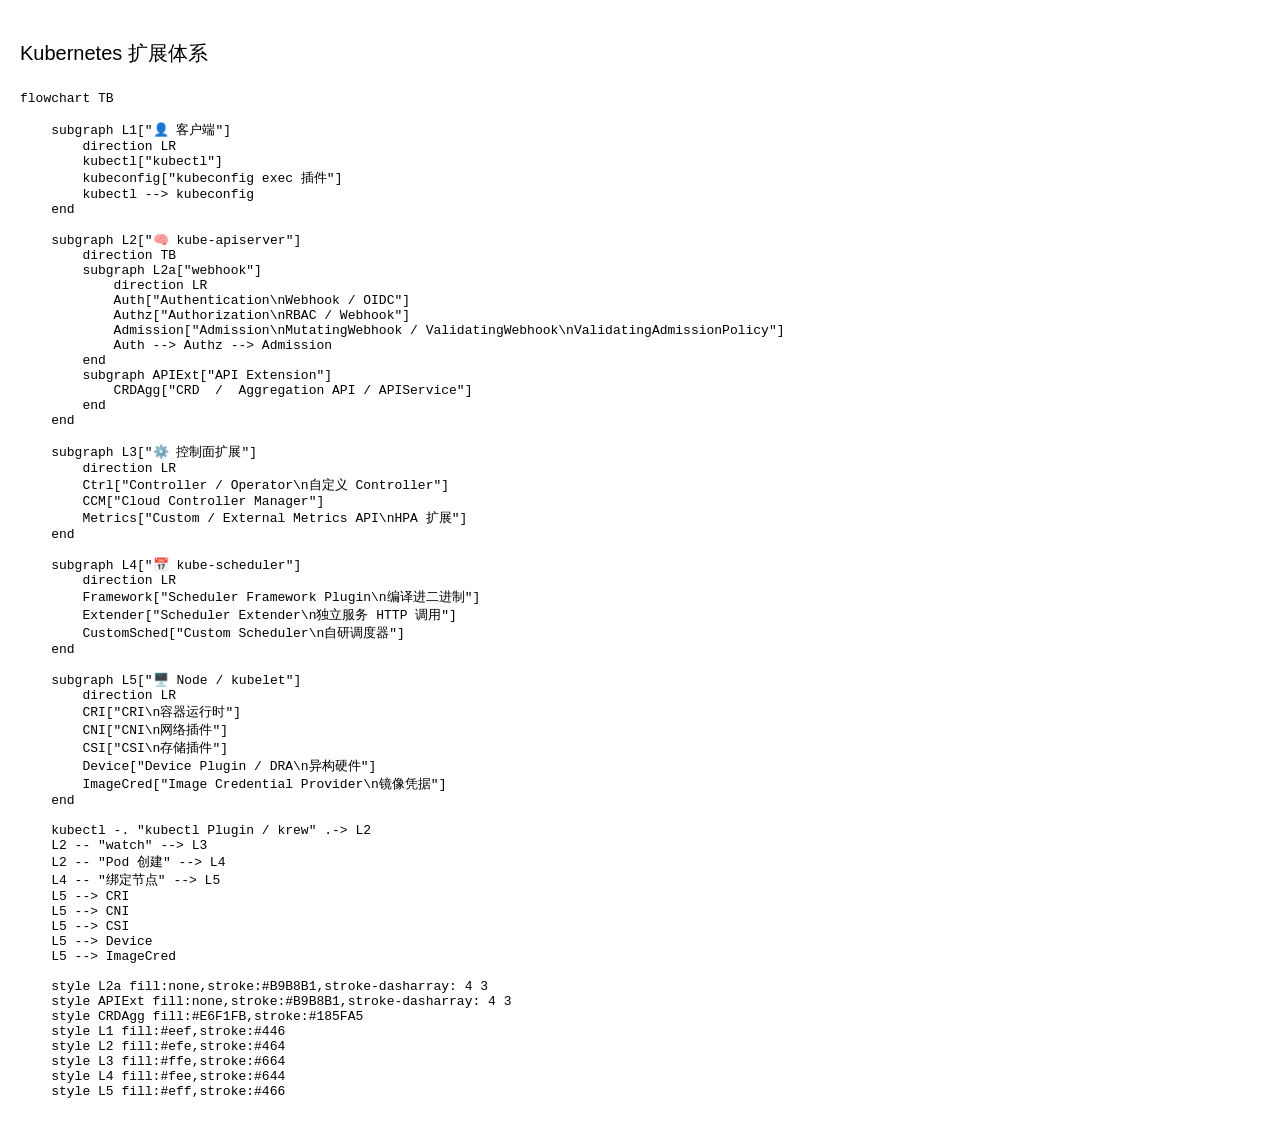
<file: kubernetes/kubernetes-extension.html>
<!DOCTYPE html>
<html lang="zh">
<head>
<meta charset="UTF-8">
<title>Kubernetes 扩展体系</title>
<style>
  body {
    font-family: -apple-system, "PingFang SC", "Microsoft YaHei", sans-serif;
    max-width: 1400px;
    margin: 40px auto;
    padding: 0 20px;
    background: #ffffff;
  }
  h1 { font-size: 20px; font-weight: 500; }
  #diagram { margin-top: 24px; }
</style>
</head>
<body>
<h1>Kubernetes 扩展体系</h1>
<div id="diagram"><pre><code class="language-mermaid">flowchart TB

    subgraph L1["👤 客户端"]
        direction LR
        kubectl["kubectl"]
        kubeconfig["kubeconfig exec 插件"]
        kubectl --&gt; kubeconfig
    end

    subgraph L2["🧠 kube-apiserver"]
        direction TB
        subgraph L2a["webhook"]
            direction LR
            Auth["Authentication\nWebhook / OIDC"]
            Authz["Authorization\nRBAC / Webhook"]
            Admission["Admission\nMutatingWebhook / ValidatingWebhook\nValidatingAdmissionPolicy"]
            Auth --&gt; Authz --&gt; Admission
        end
        subgraph APIExt["API Extension"]
            CRDAgg["CRD  /  Aggregation API / APIService"]
        end
    end

    subgraph L3["⚙️ 控制面扩展"]
        direction LR
        Ctrl["Controller / Operator\n自定义 Controller"]
        CCM["Cloud Controller Manager"]
        Metrics["Custom / External Metrics API\nHPA 扩展"]
    end

    subgraph L4["📅 kube-scheduler"]
        direction LR
        Framework["Scheduler Framework Plugin\n编译进二进制"]
        Extender["Scheduler Extender\n独立服务 HTTP 调用"]
        CustomSched["Custom Scheduler\n自研调度器"]
    end

    subgraph L5["🖥️ Node / kubelet"]
        direction LR
        CRI["CRI\n容器运行时"]
        CNI["CNI\n网络插件"]
        CSI["CSI\n存储插件"]
        Device["Device Plugin / DRA\n异构硬件"]
        ImageCred["Image Credential Provider\n镜像凭据"]
    end

    kubectl -. "kubectl Plugin / krew" .-&gt; L2
    L2 -- "watch" --&gt; L3
    L2 -- "Pod 创建" --&gt; L4
    L4 -- "绑定节点" --&gt; L5
    L5 --&gt; CRI
    L5 --&gt; CNI
    L5 --&gt; CSI
    L5 --&gt; Device
    L5 --&gt; ImageCred

    style L2a fill:none,stroke:#B9B8B1,stroke-dasharray: 4 3
    style APIExt fill:none,stroke:#B9B8B1,stroke-dasharray: 4 3
    style CRDAgg fill:#E6F1FB,stroke:#185FA5
    style L1 fill:#eef,stroke:#446
    style L2 fill:#efe,stroke:#464
    style L3 fill:#ffe,stroke:#664
    style L4 fill:#fee,stroke:#644
    style L5 fill:#eff,stroke:#466</code></pre></div>

<script type="module">
import mermaid from 'https://esm.sh/mermaid@11/dist/mermaid.esm.min.mjs';

mermaid.initialize({
  startOnLoad: false,
  layout: 'dagre',
  securityLevel: 'loose',
  flowchart: {
    padding: 6,
    nodeSpacing: 12,
    rankSpacing: 12,
  },
  theme: 'base',
  themeVariables: {
    fontFamily: '-apple-system, "PingFang SC", "Microsoft YaHei", sans-serif',
    fontSize: '14px',
    lineColor: '#73726c',
    textColor: '#3d3d3a',
    primaryColor: '#E6F1FB',
    primaryBorderColor: '#185FA5',
    primaryTextColor: '#0C447C',
    clusterBkg: '#F7F7F5',
    clusterBorder: '#B9B8B1',
    noteBkgColor: '#EEEDFE',
    noteBorderColor: '#534AB7',
    noteTextColor: '#3C3489',
  },
});

const definition = document.querySelector('#diagram code').textContent.trim();

const { svg } = await mermaid.render('k8s-ext-svg', definition);
document.getElementById('diagram').innerHTML = svg;
</script>
</body>
</html>
</file>
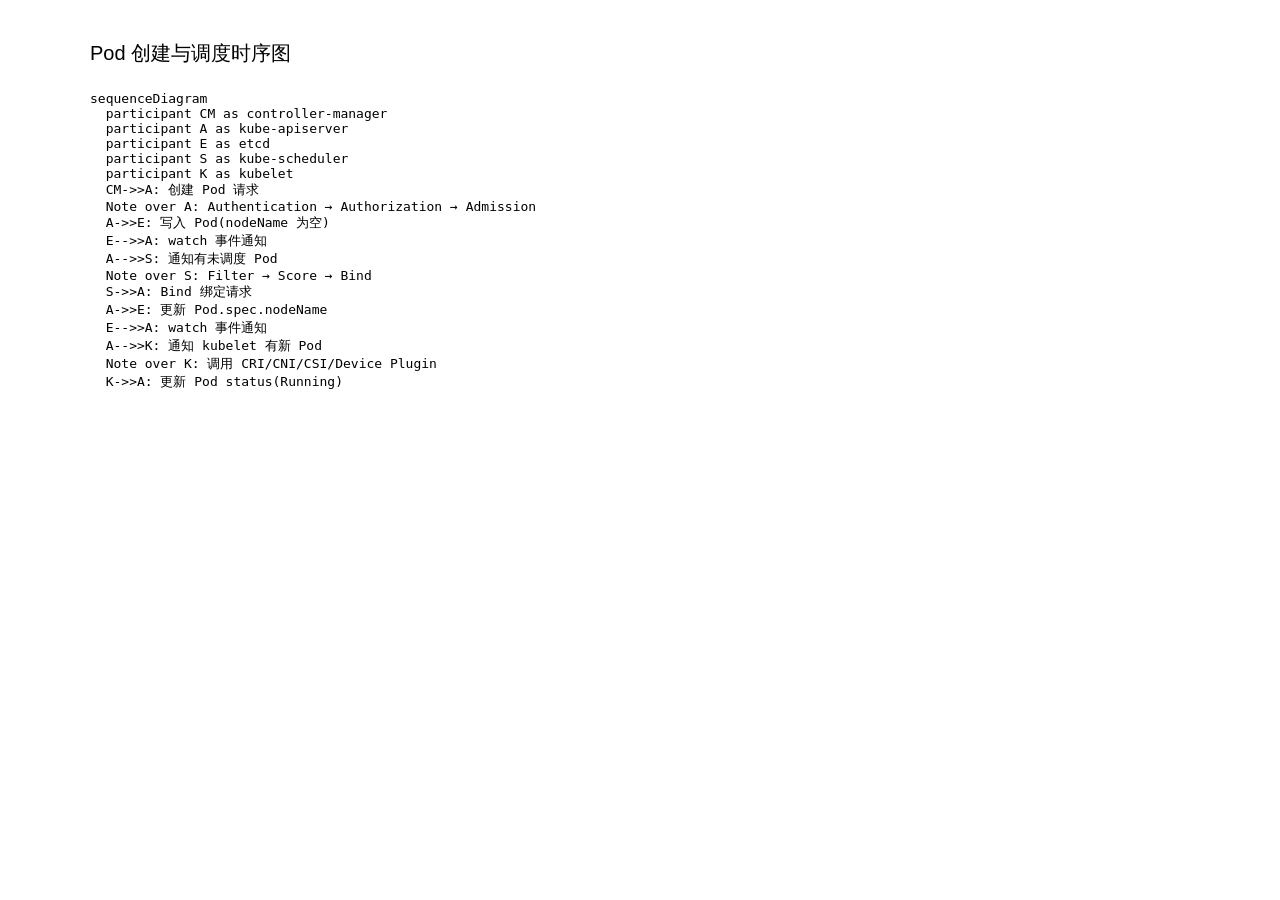
<file: kubernetes/pod-create-scheduling-sequence.html>
<!DOCTYPE html>
<html lang="zh">
<head>
<meta charset="UTF-8">
<title>Pod 创建与调度时序图</title>
<style>
  body {
    font-family: -apple-system, "PingFang SC", "Microsoft YaHei", sans-serif;
    max-width: 1100px;
    margin: 40px auto;
    padding: 0 20px;
    background: #ffffff;
  }
  h1 { font-size: 20px; font-weight: 500; }
  #diagram { margin-top: 24px; }
</style>
</head>
<body>
<h1>Pod 创建与调度时序图</h1>
<div id="diagram"><pre><code class="language-mermaid">sequenceDiagram
  participant CM as controller-manager
  participant A as kube-apiserver
  participant E as etcd
  participant S as kube-scheduler
  participant K as kubelet
  CM-&gt;&gt;A: 创建 Pod 请求
  Note over A: Authentication → Authorization → Admission
  A-&gt;&gt;E: 写入 Pod(nodeName 为空)
  E--&gt;&gt;A: watch 事件通知
  A--&gt;&gt;S: 通知有未调度 Pod
  Note over S: Filter → Score → Bind
  S-&gt;&gt;A: Bind 绑定请求
  A-&gt;&gt;E: 更新 Pod.spec.nodeName
  E--&gt;&gt;A: watch 事件通知
  A--&gt;&gt;K: 通知 kubelet 有新 Pod
  Note over K: 调用 CRI/CNI/CSI/Device Plugin
  K-&gt;&gt;A: 更新 Pod status(Running)</code></pre></div>

<script type="module">
import mermaid from 'https://esm.sh/mermaid@11/dist/mermaid.esm.min.mjs';

mermaid.initialize({
  startOnLoad: false,
  theme: 'base',
  themeVariables: {
    fontFamily: '-apple-system, "PingFang SC", "Microsoft YaHei", sans-serif',
    fontSize: '14px',
    lineColor: '#73726c',
    textColor: '#3d3d3a',
    actorBkg: '#E6F1FB',
    actorBorder: '#185FA5',
    actorTextColor: '#0C447C',
    signalColor: '#73726c',
    signalTextColor: '#3d3d3a',
    noteBkgColor: '#EEEDFE',
    noteBorderColor: '#534AB7',
    noteTextColor: '#3C3489',
  },
});

const definition = document.querySelector('#diagram code').textContent.trim();

const { svg } = await mermaid.render('pod-seq-svg', definition);
document.getElementById('diagram').innerHTML = svg;
</script>
</body>
</html>
</file>
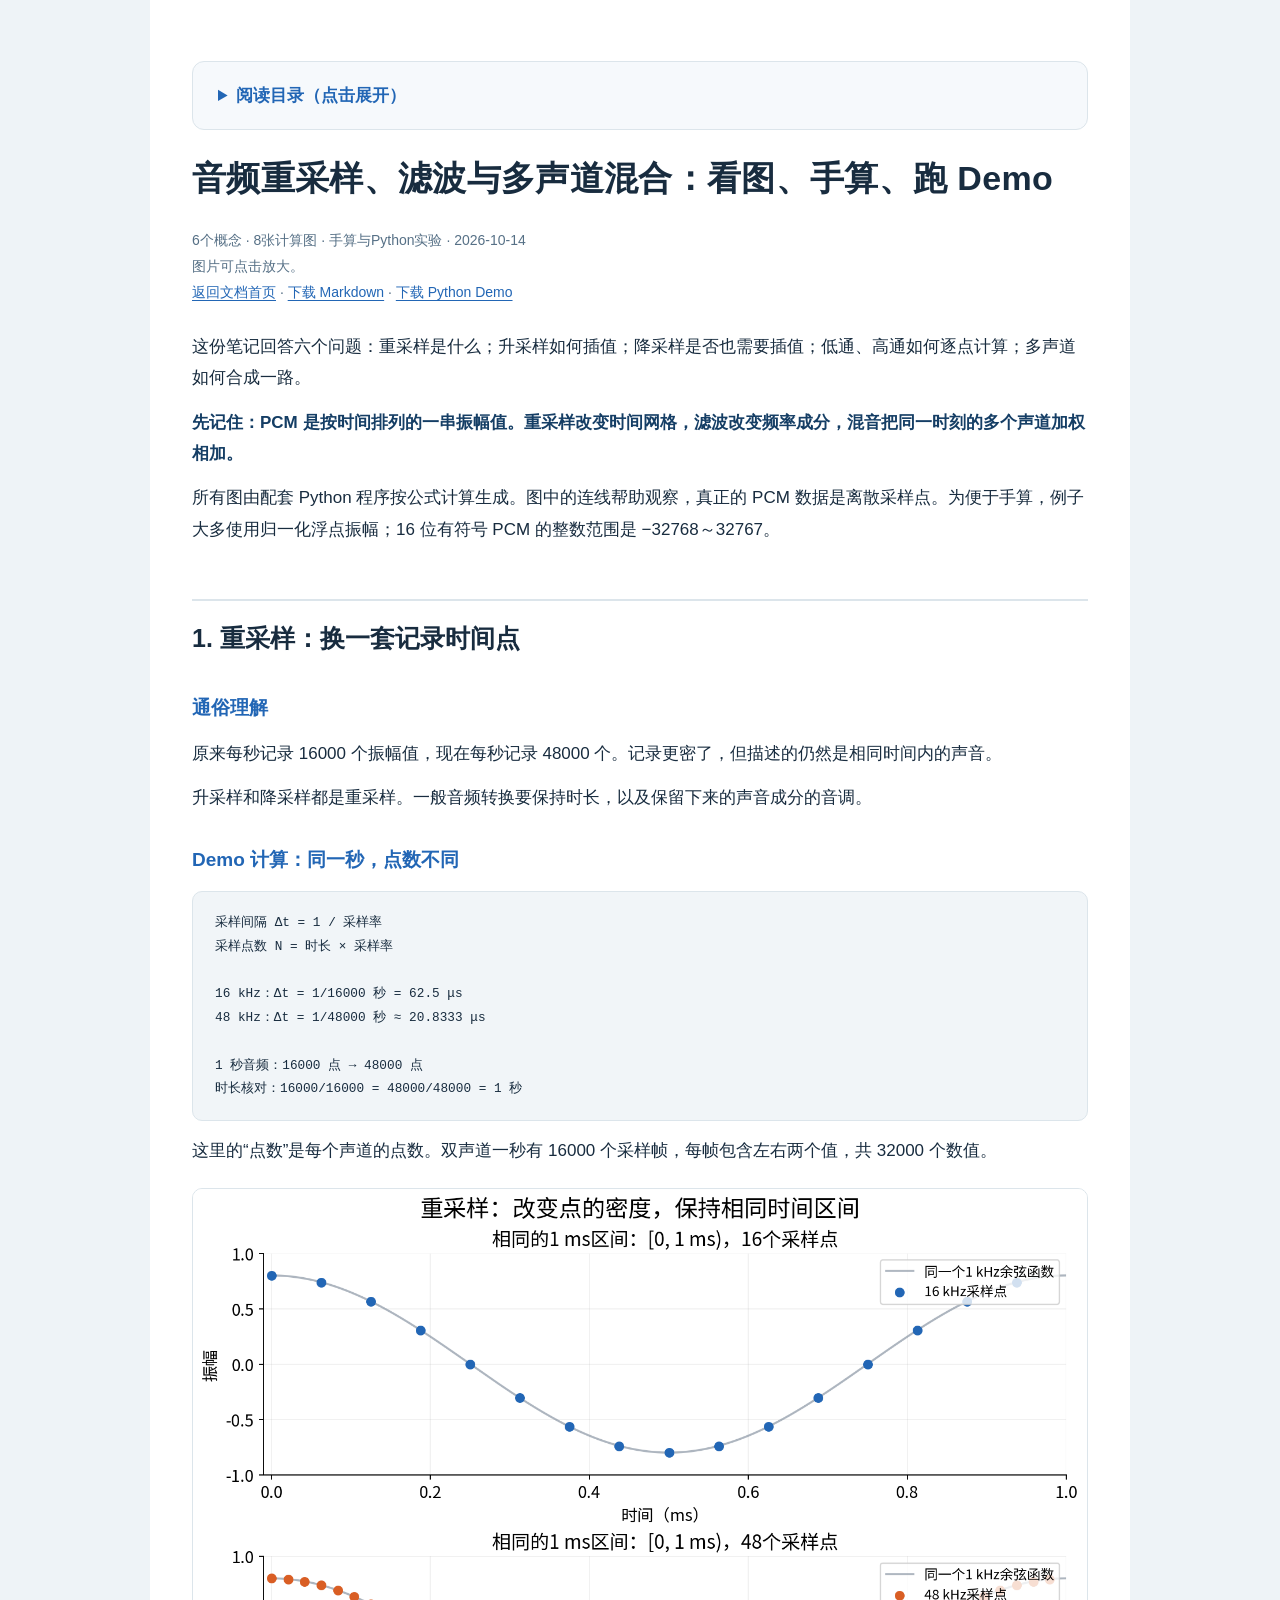
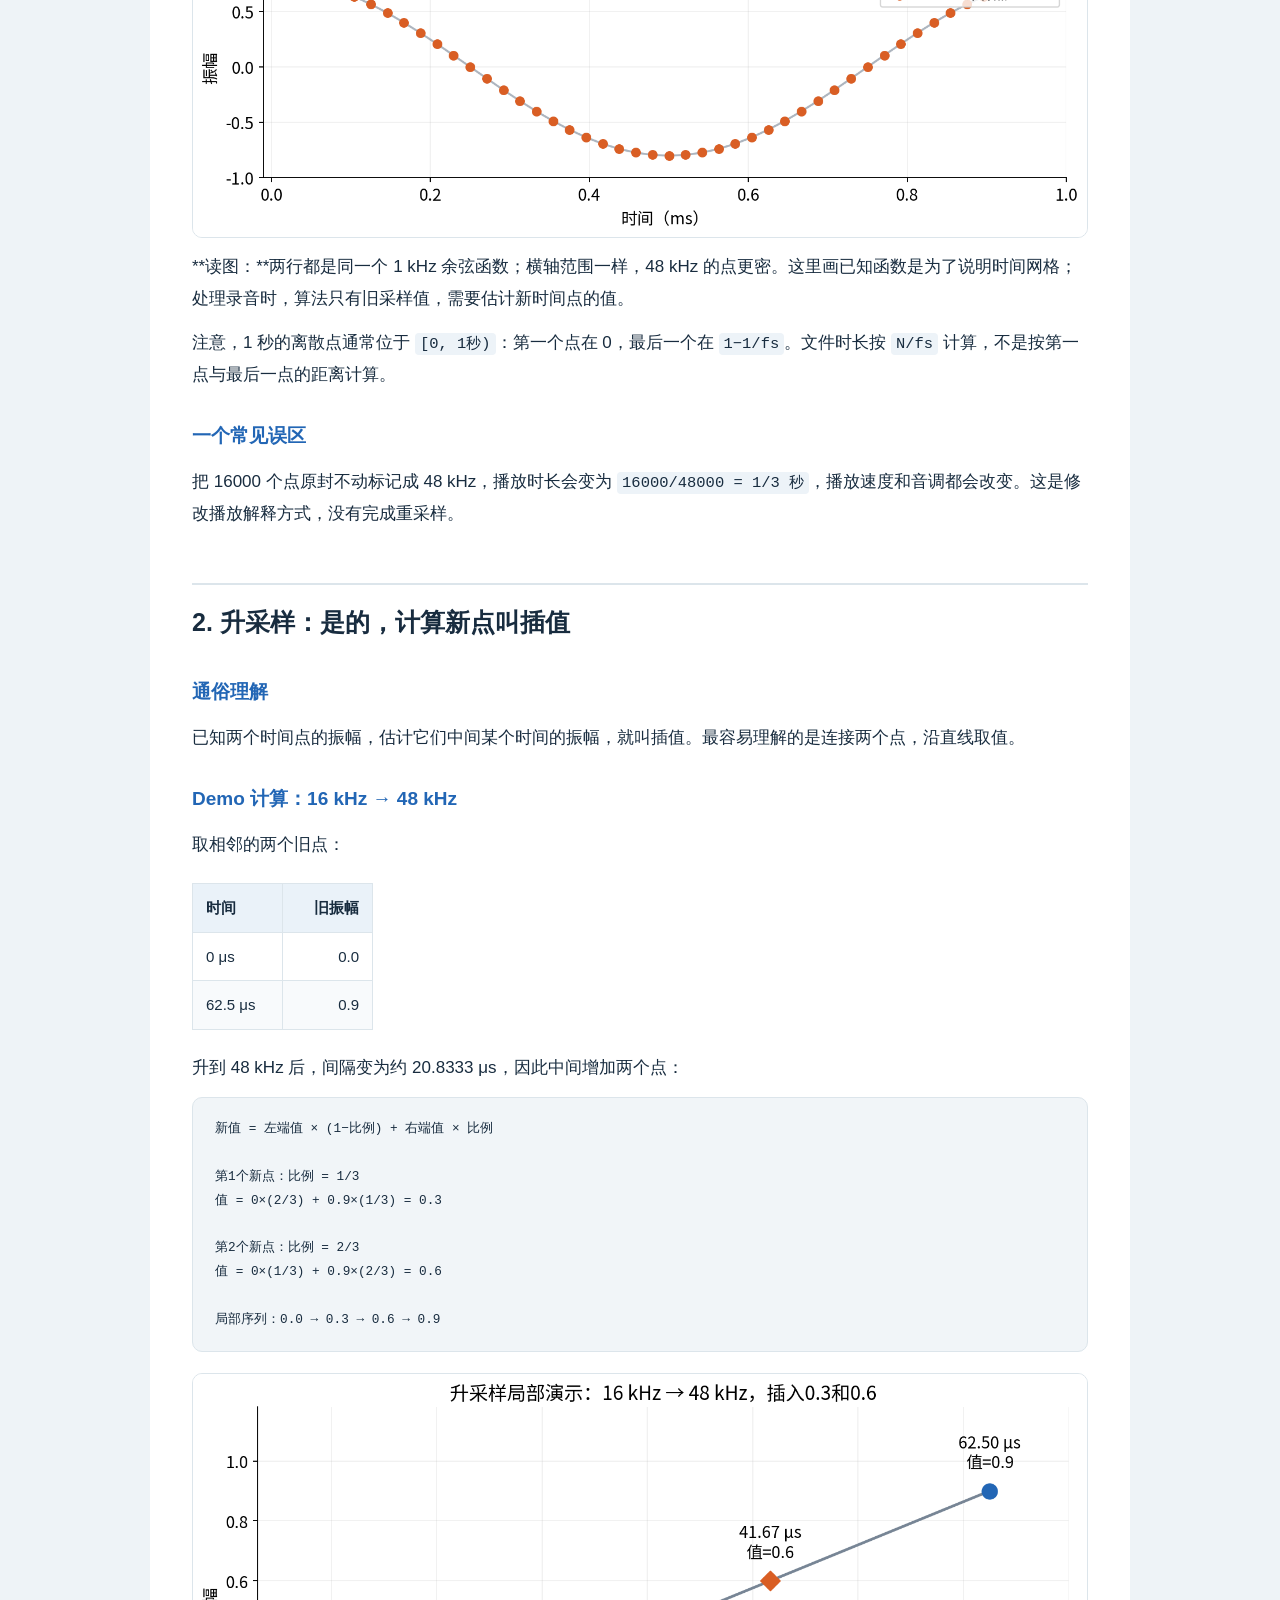
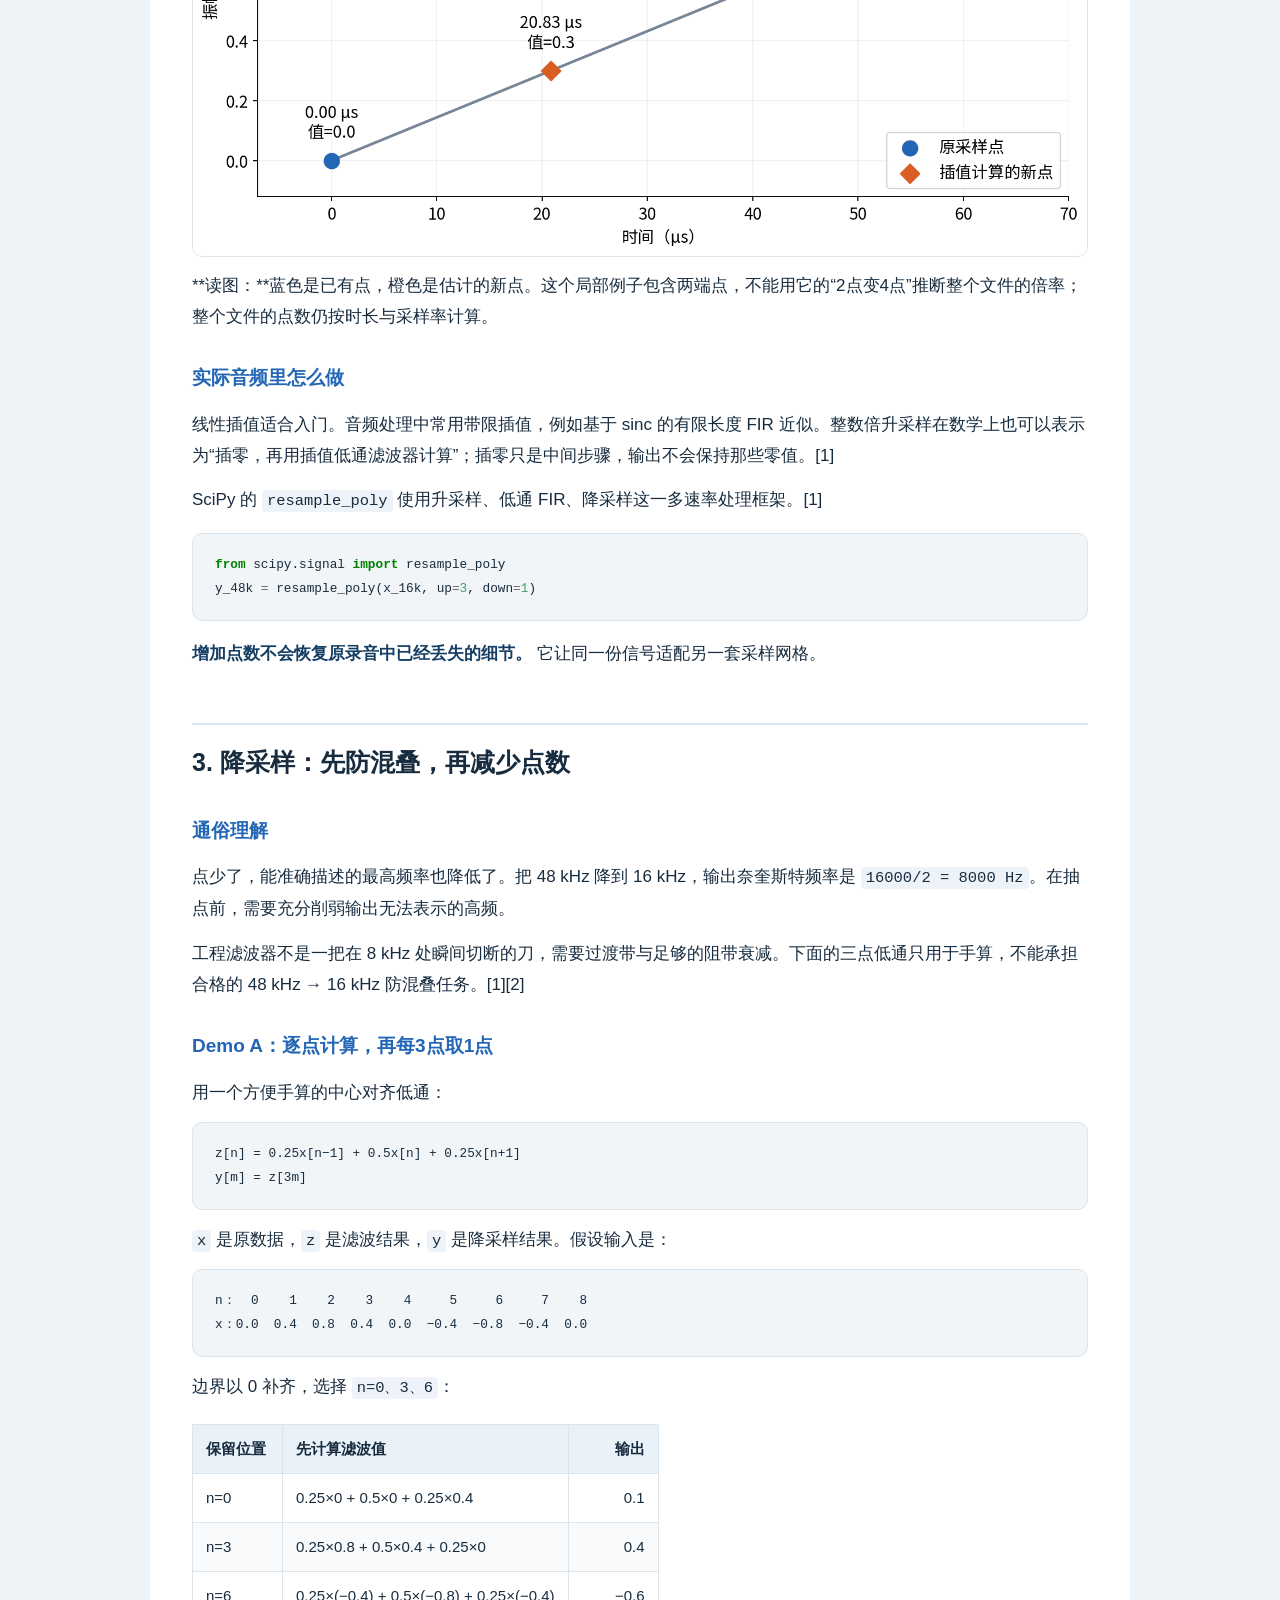
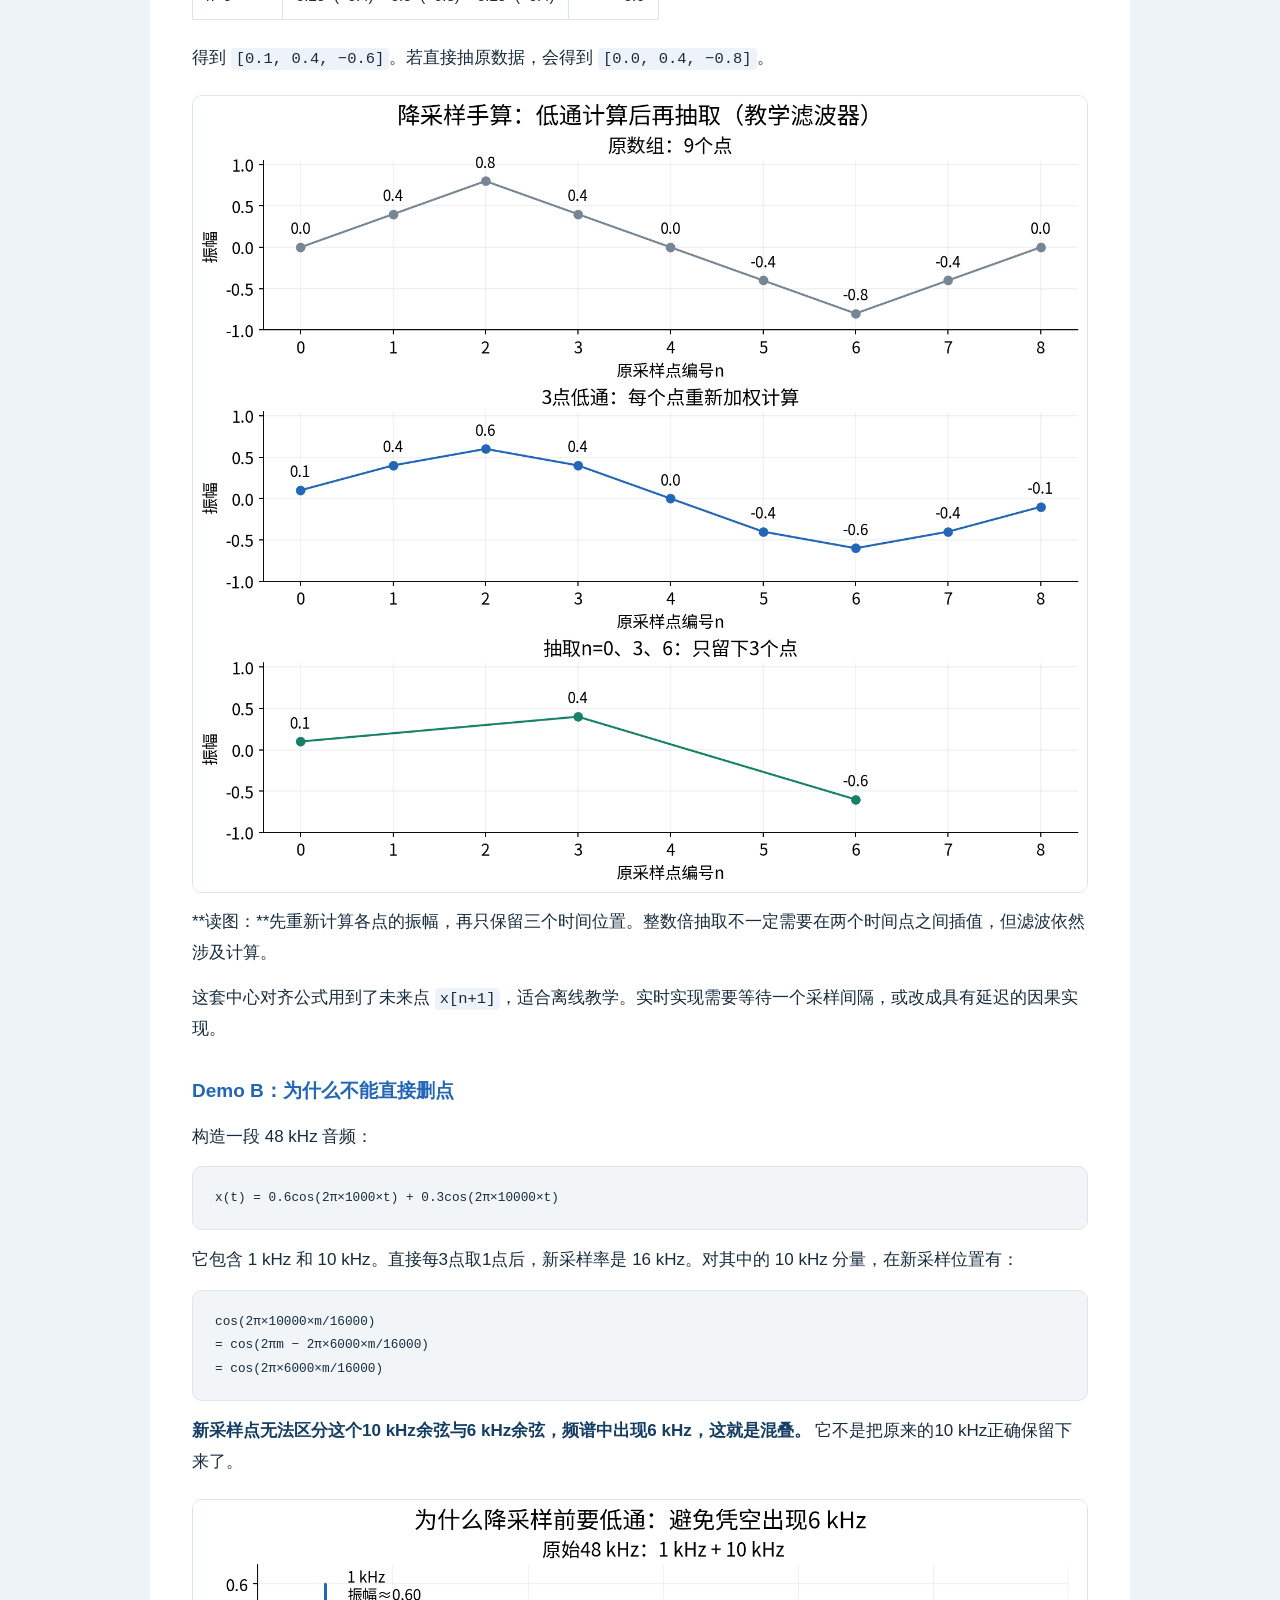
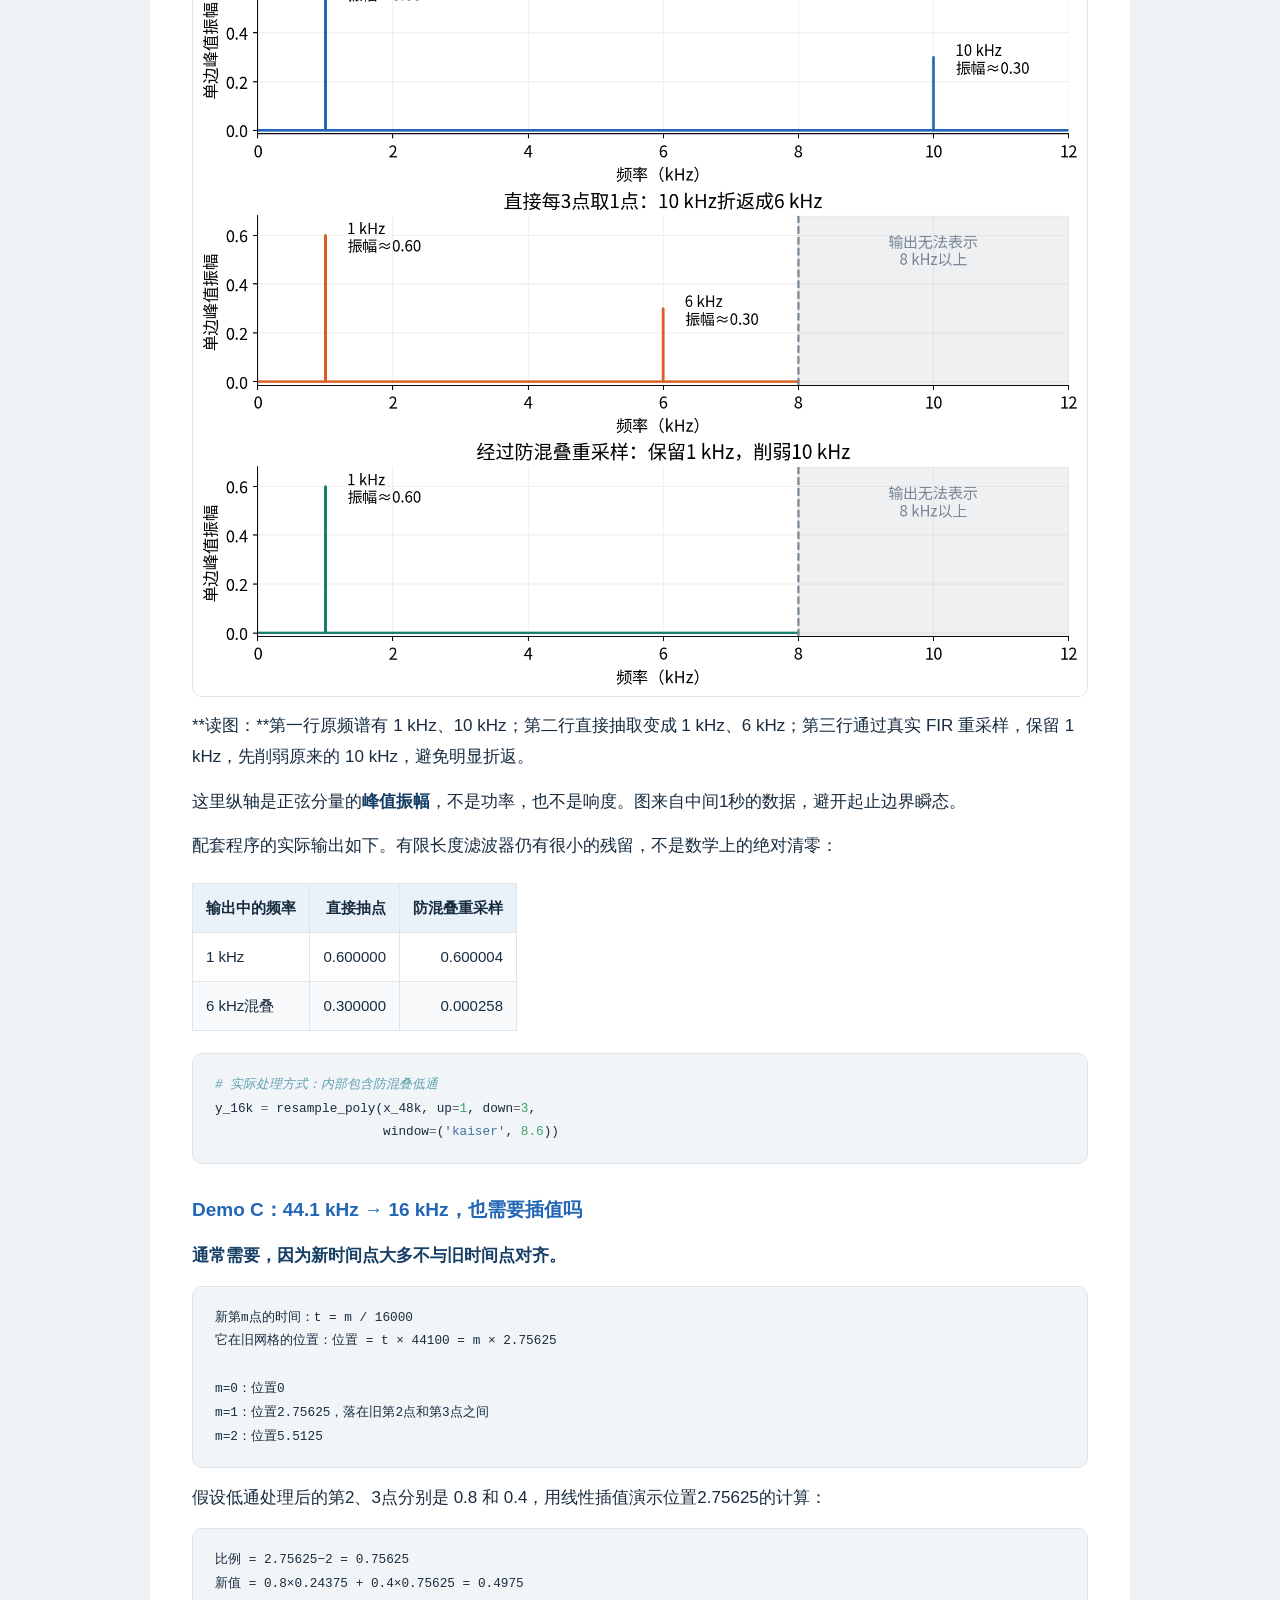
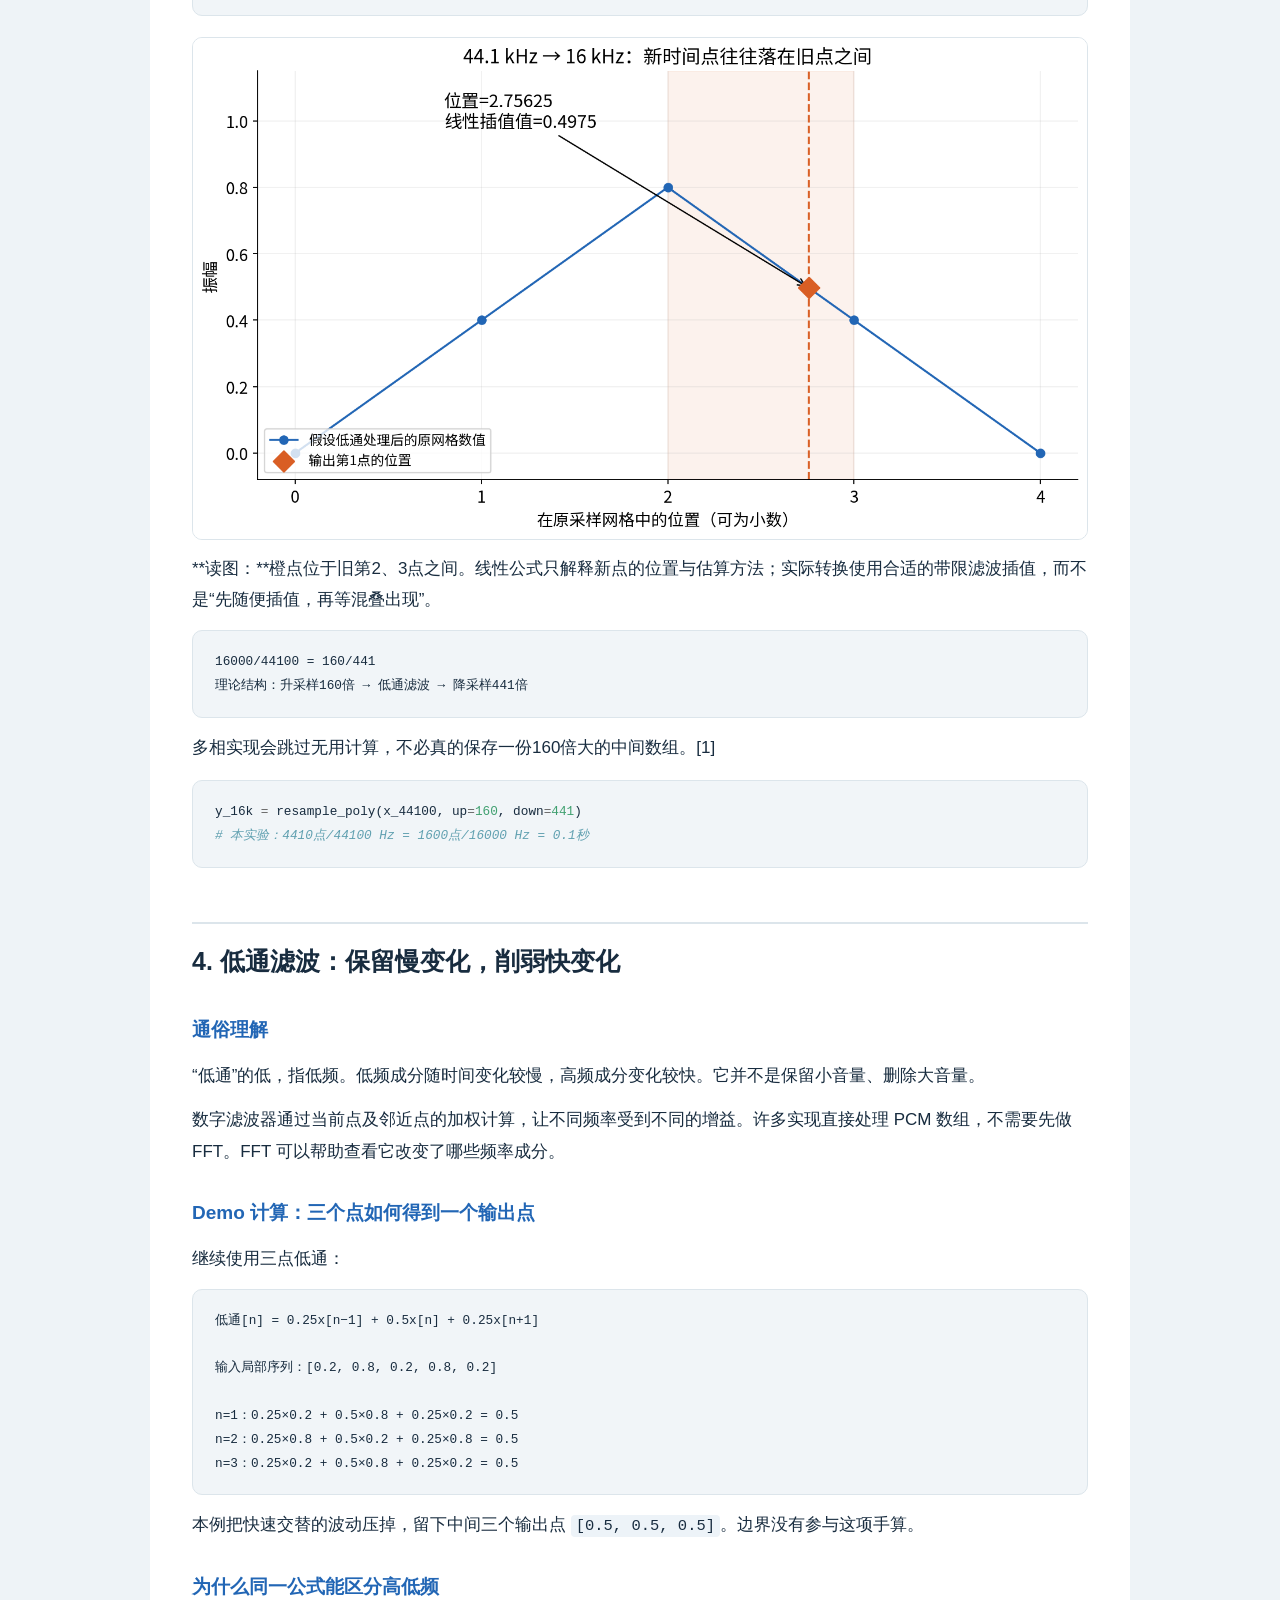
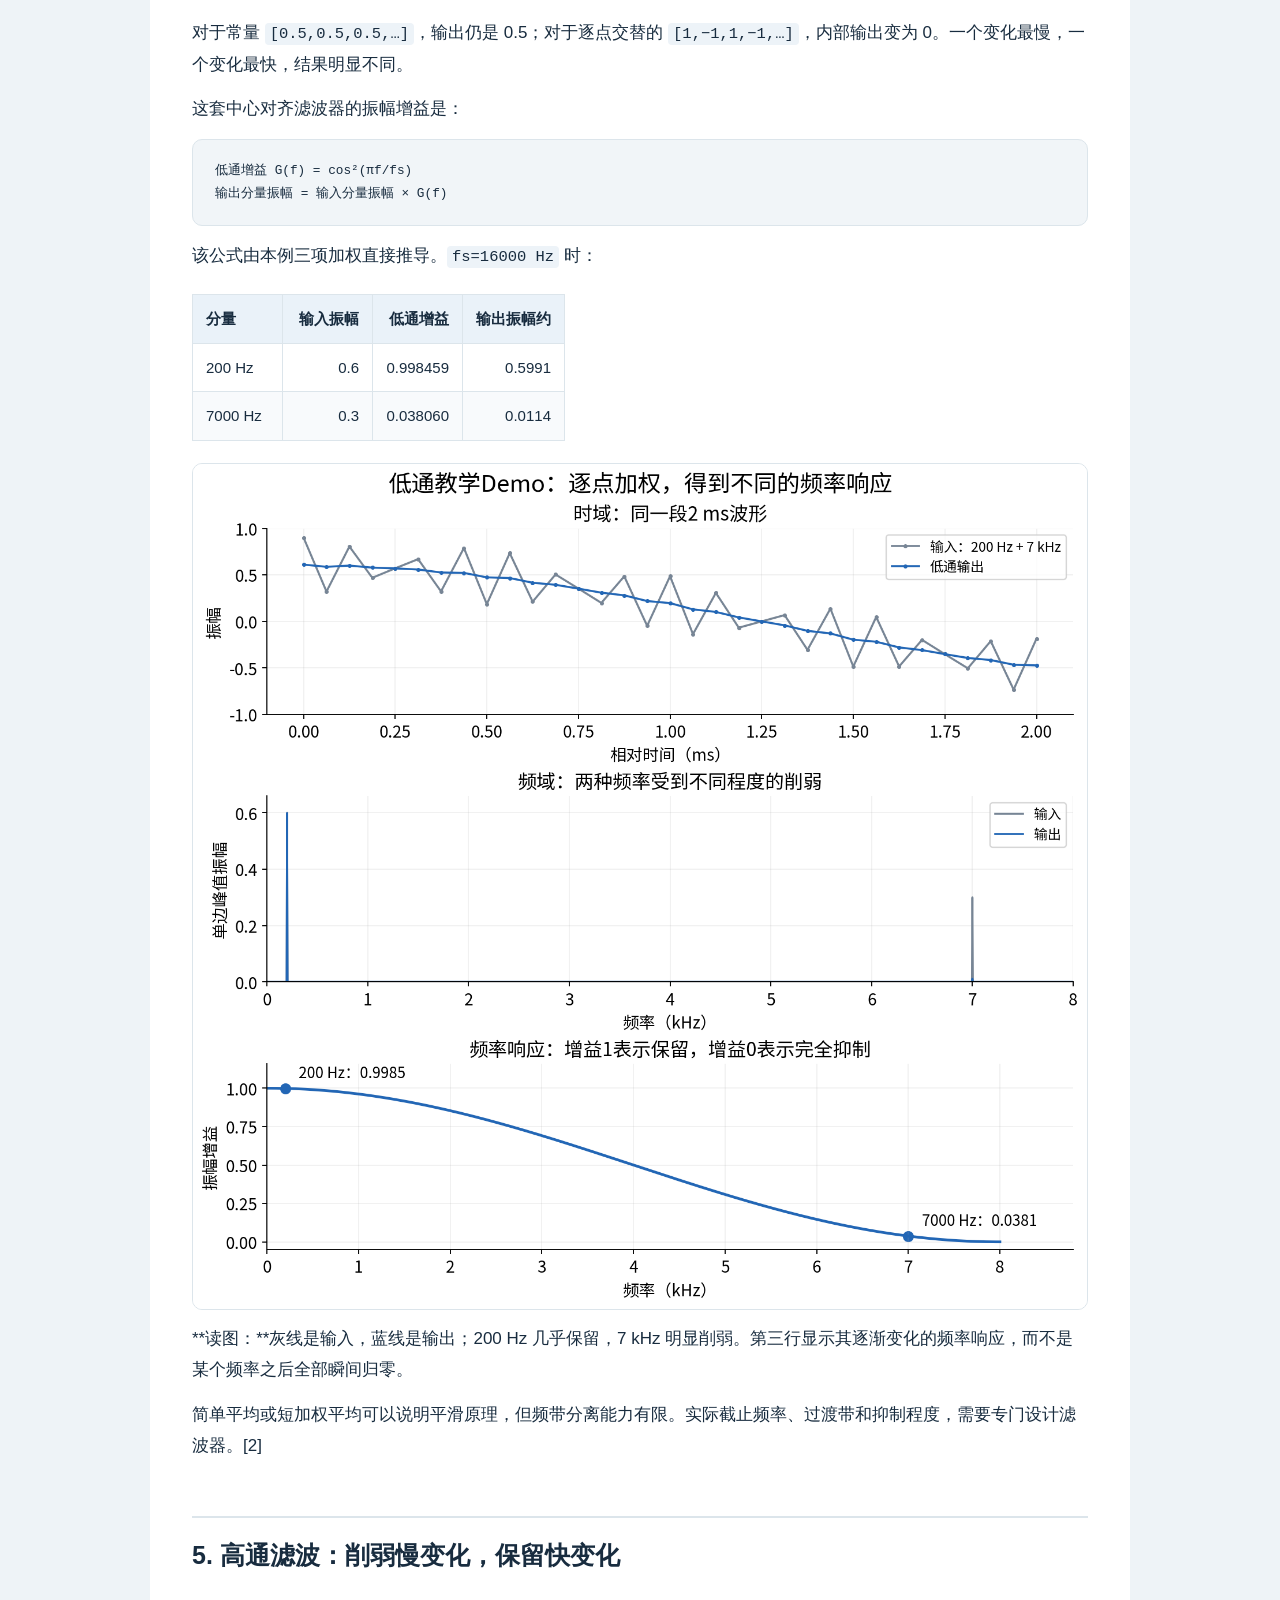
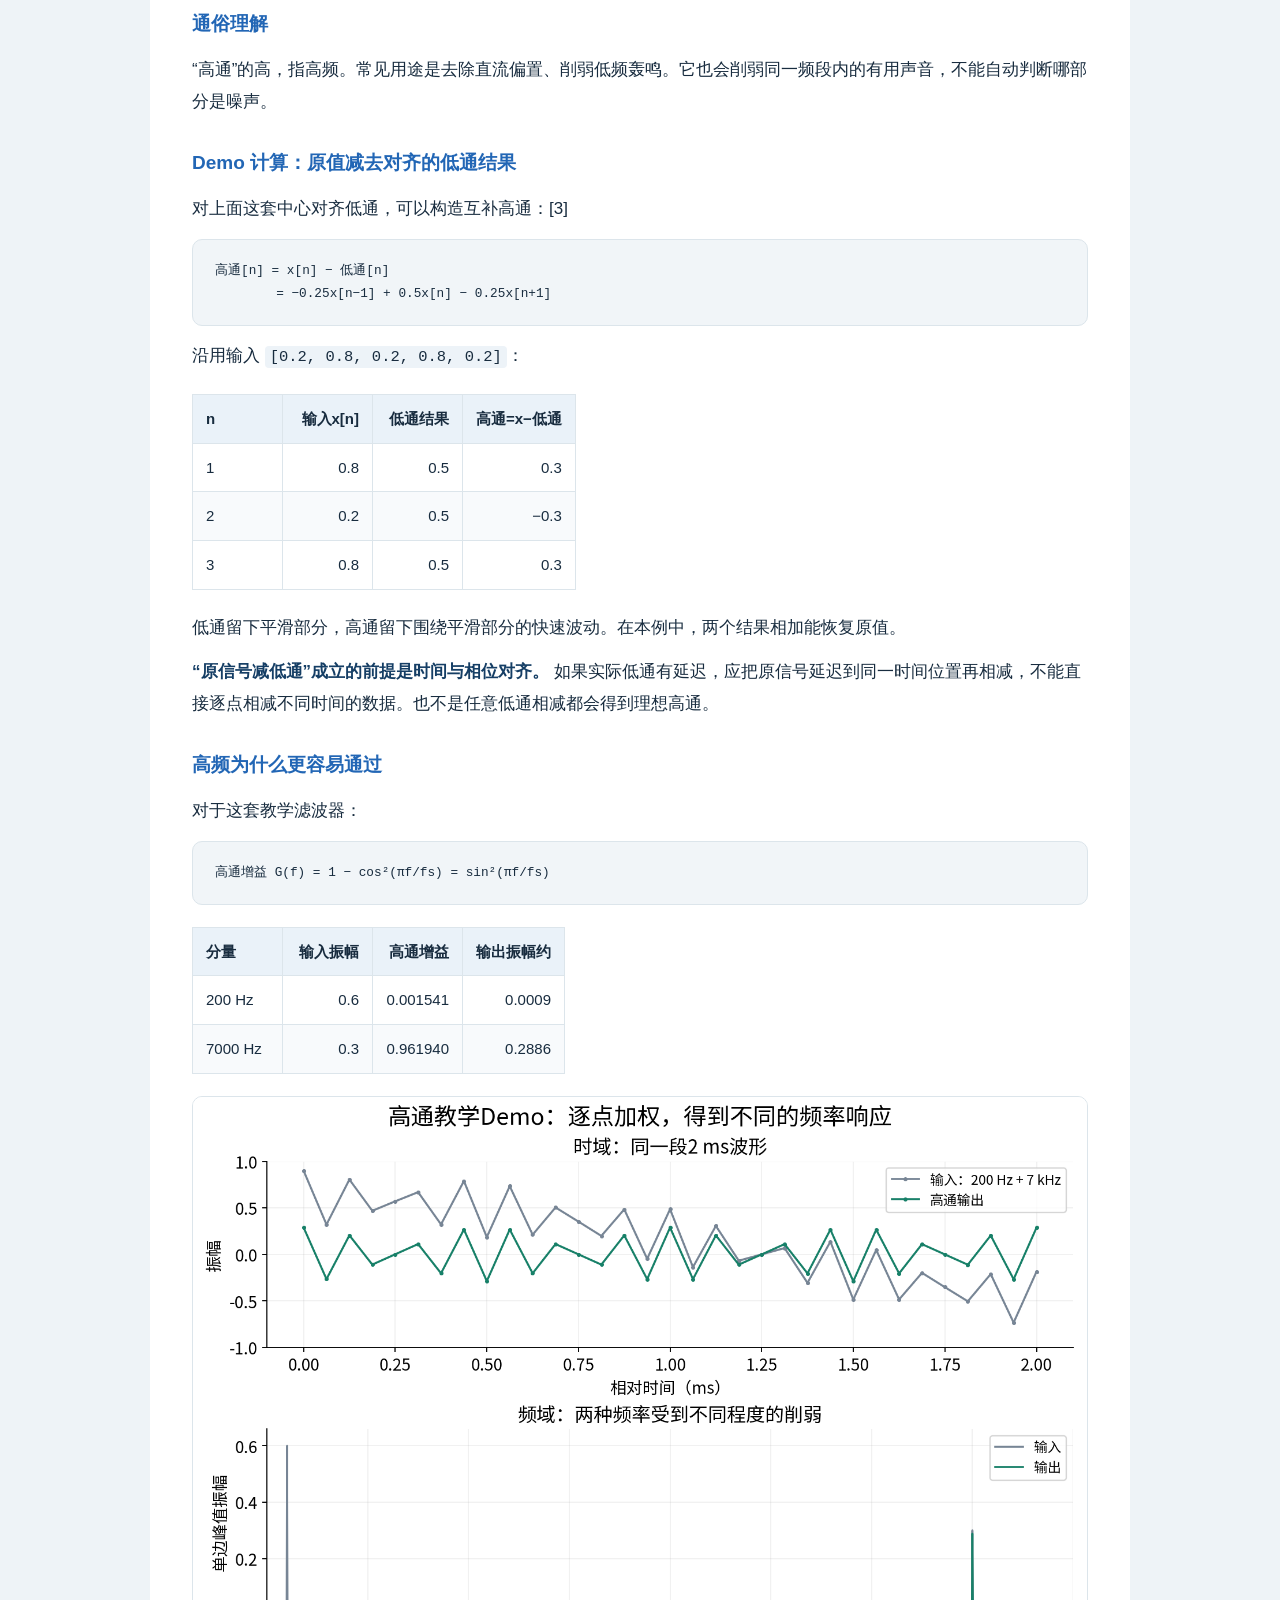
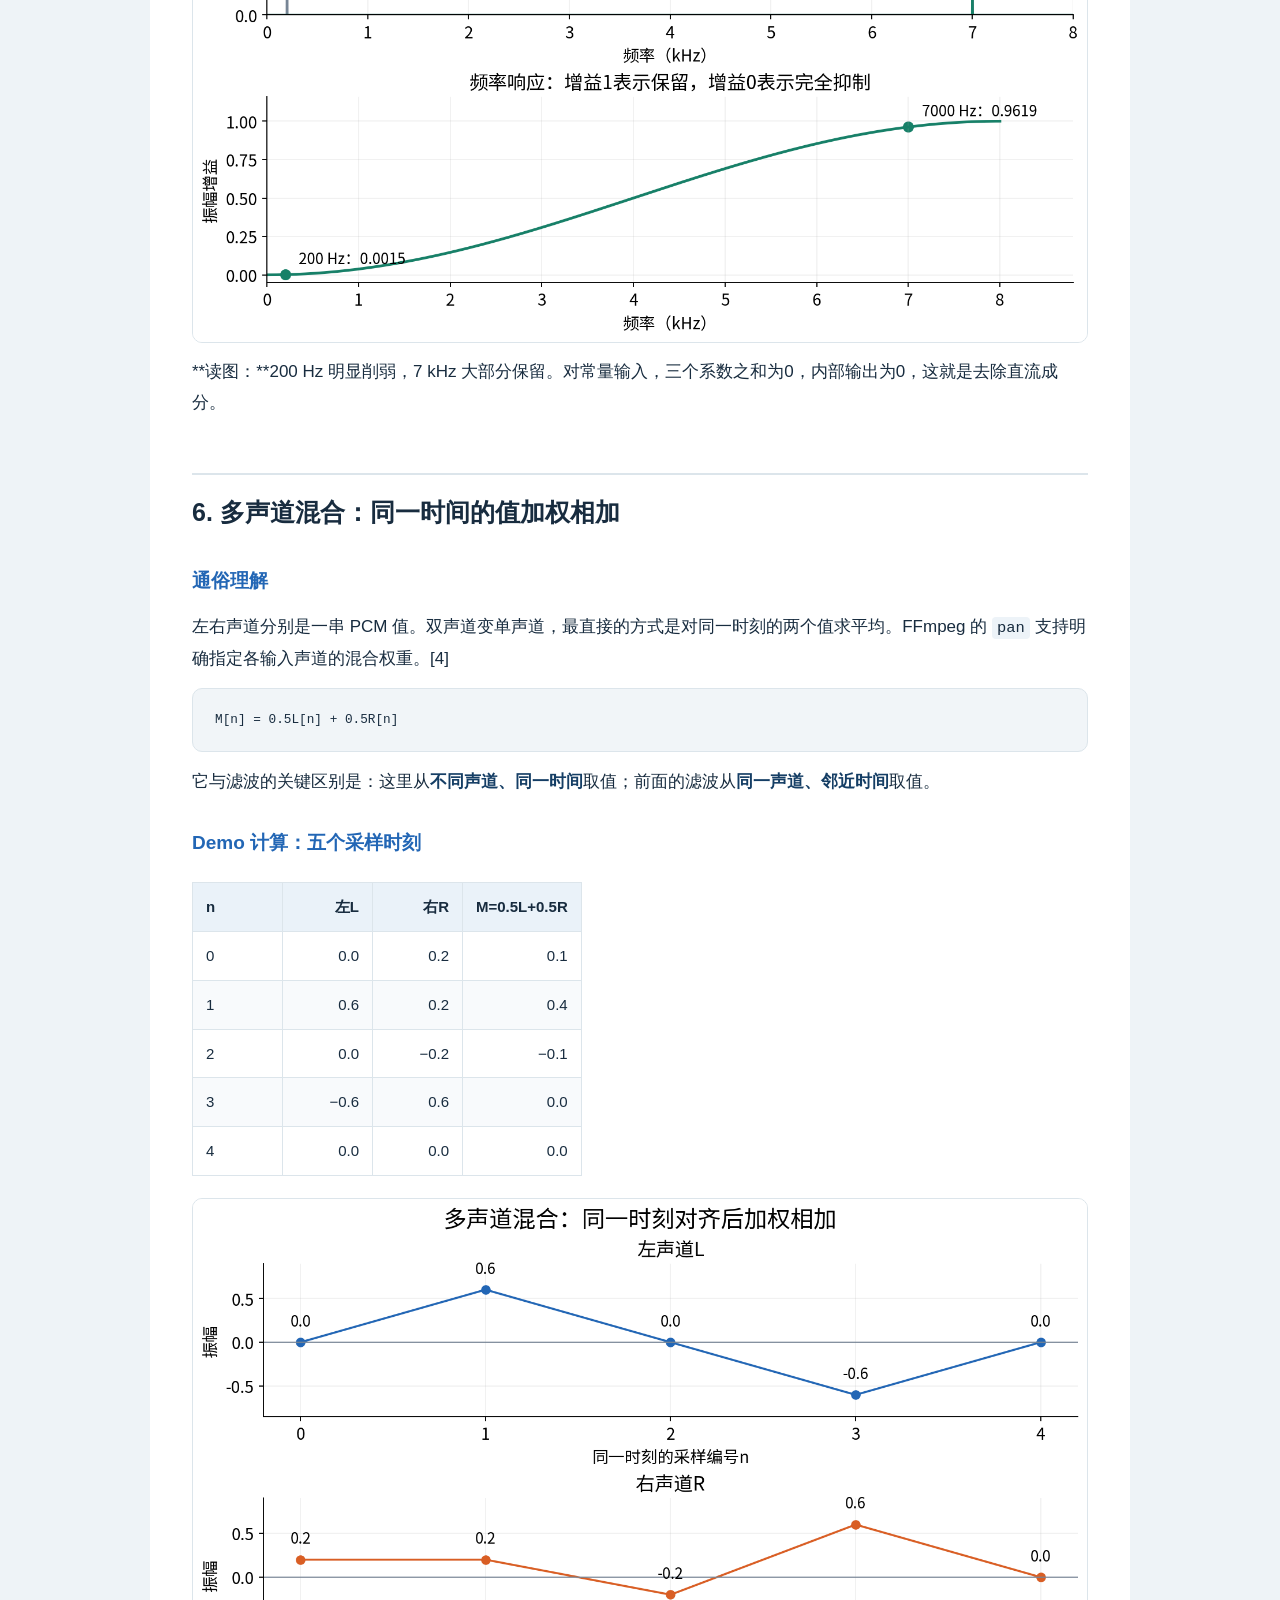
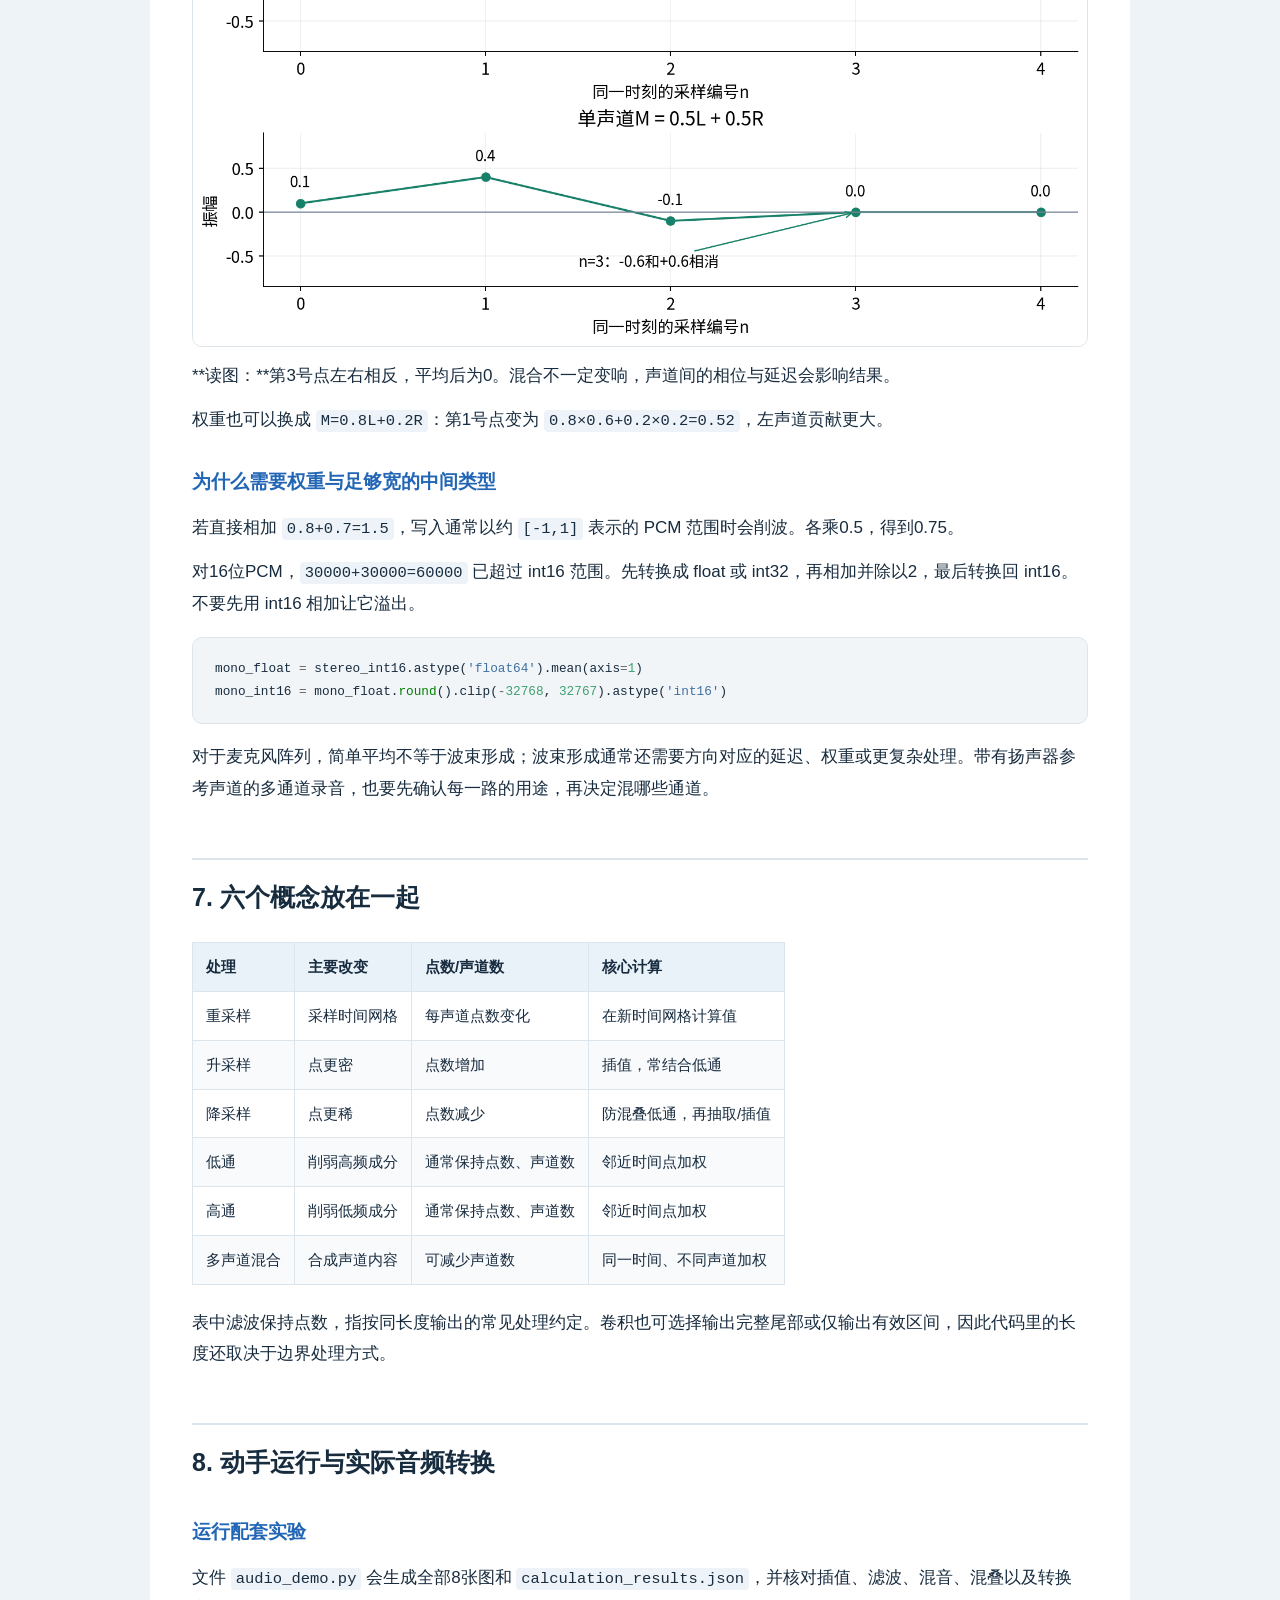
<file: models/audio-resampling-reader.html>
<!DOCTYPE html>
<html xmlns="http://www.w3.org/1999/xhtml" lang="zh-CN" xml:lang="zh-CN">
<head>
  <meta charset="utf-8" />
  <meta name="generator" content="pandoc" />
  <meta name="viewport" content="width=device-width, initial-scale=1.0, user-scalable=yes" />
  <title>音频重采样、滤波与多声道混合</title>
  <style>
code{white-space: pre-wrap;}
span.smallcaps{font-variant: small-caps;}
div.columns{display: flex; gap: min(4vw, 1.5em);}
div.column{flex: auto; overflow-x: auto;}
div.hanging-indent{margin-left: 1.5em; text-indent: -1.5em;}

ul.task-list[class]{list-style: none;}
ul.task-list li input[type="checkbox"] {
font-size: inherit;
width: 0.8em;
margin: 0 0.8em 0.2em -1.6em;
vertical-align: middle;
}
.display.math{display: block; text-align: center; margin: 0.5rem auto;}

pre > code.sourceCode { white-space: pre; position: relative; }
pre > code.sourceCode > span { line-height: 1.25; }
pre > code.sourceCode > span:empty { height: 1.2em; }
.sourceCode { overflow: visible; }
code.sourceCode > span { color: inherit; text-decoration: inherit; }
div.sourceCode { margin: 1em 0; }
pre.sourceCode { margin: 0; }
@media screen {
div.sourceCode { overflow: auto; }
}
@media print {
pre > code.sourceCode { white-space: pre-wrap; }
pre > code.sourceCode > span { text-indent: -5em; padding-left: 5em; }
}
pre.numberSource code
{ counter-reset: source-line 0; }
pre.numberSource code > span
{ position: relative; left: -4em; counter-increment: source-line; }
pre.numberSource code > span > a:first-child::before
{ content: counter(source-line);
position: relative; left: -1em; text-align: right; vertical-align: baseline;
border: none; display: inline-block;
-webkit-touch-callout: none; -webkit-user-select: none;
-khtml-user-select: none; -moz-user-select: none;
-ms-user-select: none; user-select: none;
padding: 0 4px; width: 4em;
color: #aaaaaa;
}
pre.numberSource { margin-left: 3em; border-left: 1px solid #aaaaaa; padding-left: 4px; }
div.sourceCode
{ }
@media screen {
pre > code.sourceCode > span > a:first-child::before { text-decoration: underline; }
}
code span.al { color: #ff0000; font-weight: bold; } 
code span.an { color: #60a0b0; font-weight: bold; font-style: italic; } 
code span.at { color: #7d9029; } 
code span.bn { color: #40a070; } 
code span.bu { color: #008000; } 
code span.cf { color: #007020; font-weight: bold; } 
code span.ch { color: #4070a0; } 
code span.cn { color: #880000; } 
code span.co { color: #60a0b0; font-style: italic; } 
code span.cv { color: #60a0b0; font-weight: bold; font-style: italic; } 
code span.do { color: #ba2121; font-style: italic; } 
code span.dt { color: #902000; } 
code span.dv { color: #40a070; } 
code span.er { color: #ff0000; font-weight: bold; } 
code span.ex { } 
code span.fl { color: #40a070; } 
code span.fu { color: #06287e; } 
code span.im { color: #008000; font-weight: bold; } 
code span.in { color: #60a0b0; font-weight: bold; font-style: italic; } 
code span.kw { color: #007020; font-weight: bold; } 
code span.op { color: #666666; } 
code span.ot { color: #007020; } 
code span.pp { color: #bc7a00; } 
code span.sc { color: #4070a0; } 
code span.ss { color: #bb6688; } 
code span.st { color: #4070a0; } 
code span.va { color: #19177c; } 
code span.vs { color: #4070a0; } 
code span.wa { color: #60a0b0; font-weight: bold; font-style: italic; } 
</style>
  <style type="text/css">:root{color-scheme:light;--ink:#182c3f;--muted:#567086;--blue:#2266b5;--line:#dce5eb;--paper:#fff;--bg:#eef3f7}
*{box-sizing:border-box}html{scroll-behavior:smooth}body{margin:0 auto;padding:36px 42px 70px;max-width:980px;background:var(--paper);color:var(--ink);font:17px/1.85 -apple-system,BlinkMacSystemFont,"Segoe UI","PingFang SC","Microsoft YaHei",sans-serif;overflow-wrap:anywhere}
html{background:var(--bg)}h1{font-size:34px;line-height:1.4;margin:8px 0 25px;letter-spacing:.01em}h2{font-size:25px;margin:54px 0 20px;padding-top:14px;border-top:2px solid var(--line);scroll-margin-top:20px}h3{font-size:19px;margin:28px 0 12px;color:var(--blue)}p{margin:13px 0}a{color:var(--blue);text-underline-offset:3px}strong{color:#153e65}code{font-family:"SFMono-Regular",Consolas,monospace;font-size:.91em;background:#edf3f8;padding:2px 5px;border-radius:4px}pre{padding:19px 22px;border-radius:10px;background:#f1f5f8;border:1px solid var(--line);line-height:1.7;overflow:auto;font-size:14px}pre code{background:none;padding:0;white-space:pre;overflow-wrap:normal}table{width:100%;border-collapse:collapse;font-size:15px;margin:22px 0;display:block;overflow-x:auto}th,td{padding:10px 13px;border:1px solid var(--line);text-align:left;min-width:90px}th{background:#eaf2f9;font-weight:650}tbody tr:nth-child(even){background:#f8fafc}img{display:block;width:100%;height:auto;border:1px solid var(--line);border-radius:10px;background:white;cursor:zoom-in;margin:21px 0 9px}figure{margin:24px 0}figcaption{font-size:13px;color:var(--muted);text-align:center;line-height:1.6;margin-top:8px}nav{padding:18px 25px;border:1px solid var(--line);border-radius:12px;background:#f6f9fc;margin:25px 0}nav ul{padding-left:21px;margin:10px 0}nav li{margin:6px 0;line-height:1.6}nav a{text-decoration:none}summary{cursor:pointer;font-weight:650;color:var(--blue)}.meta{font-size:14px;color:var(--muted);margin-bottom:25px}.zoom{width:min(98vw,1600px);height:94vh;border:0;border-radius:12px;padding:18px;background:#fff;max-width:98vw;max-height:96vh}.zoom::backdrop{background:#142b46bb}.zoom-head{display:flex;align-items:center;justify-content:space-between;gap:12px;font-size:14px;margin-bottom:12px}.zoom-head button{border:1px solid var(--line);border-radius:6px;padding:7px 14px;background:#edf3f8;font:inherit;cursor:pointer}.zoom-head label{display:flex;gap:7px;align-items:center}.zoom-head input{width:130px}.zoom-scroll{height:calc(100% - 55px);overflow:auto;background:#edf2f6;padding:12px}.zoom-scroll img{max-width:none;margin:0 auto;cursor:default;border-radius:0}.zoom-title{color:var(--muted)}
@media(max-width:600px){body{padding:24px 18px 45px;font-size:16px;line-height:1.9}h1{font-size:27px}h2{font-size:22px;margin-top:40px}h3{font-size:18px}pre{padding:14px;font-size:13px}th,td{font-size:14px;padding:8px 10px}nav{padding:15px 17px}.zoom{padding:10px}.zoom-head{flex-wrap:wrap}.zoom-title{display:none}.zoom-scroll{height:calc(100% - 55px)}}
</style>
</head>
<body>

<nav id="TOC" role="doc-toc">
<details><summary>阅读目录（点击展开）</summary><ul>
<li><a href="#音频重采样滤波与多声道混合看图手算跑-demo" id="toc-音频重采样滤波与多声道混合看图手算跑-demo">音频重采样、滤波与多声道混合：看图、手算、跑
Demo</a>
<ul>
<li><a href="#1-重采样换一套记录时间点" id="toc-1-重采样换一套记录时间点">1. 重采样：换一套记录时间点</a></li>
<li><a href="#2-升采样是的计算新点叫插值" id="toc-2-升采样是的计算新点叫插值">2.
升采样：是的，计算新点叫插值</a></li>
<li><a href="#3-降采样先防混叠再减少点数" id="toc-3-降采样先防混叠再减少点数">3.
降采样：先防混叠，再减少点数</a></li>
<li><a href="#4-低通滤波保留慢变化削弱快变化" id="toc-4-低通滤波保留慢变化削弱快变化">4.
低通滤波：保留慢变化，削弱快变化</a></li>
<li><a href="#5-高通滤波削弱慢变化保留快变化" id="toc-5-高通滤波削弱慢变化保留快变化">5.
高通滤波：削弱慢变化，保留快变化</a></li>
<li><a href="#6-多声道混合同一时间的值加权相加" id="toc-6-多声道混合同一时间的值加权相加">6.
多声道混合：同一时间的值加权相加</a></li>
<li><a href="#7-六个概念放在一起" id="toc-7-六个概念放在一起">7.
六个概念放在一起</a></li>
<li><a href="#8-动手运行与实际音频转换" id="toc-8-动手运行与实际音频转换">8. 动手运行与实际音频转换</a></li>
<li><a href="#9-查证来源" id="toc-9-查证来源">9. 查证来源</a></li>
</ul></li>
</ul>
</details></nav>
<h1 id="音频重采样滤波与多声道混合看图手算跑-demo">音频重采样、滤波与多声道混合：看图、手算、跑
Demo</h1><p class="meta">6个概念 · 8张计算图 · 手算与Python实验 · 2026-10-14<br>图片可点击放大。<br><a href="../index.html">返回文档首页</a> · <a href="audio-resampling-filtering-mixing.md" download>下载 Markdown</a> · <a href="audio-resampling-assets/audio_demo.py" download>下载 Python Demo</a></p>
<p>这份笔记回答六个问题：重采样是什么；升采样如何插值；降采样是否也需要插值；低通、高通如何逐点计算；多声道如何合成一路。</p>
<p><strong>先记住：PCM
是按时间排列的一串振幅值。重采样改变时间网格，滤波改变频率成分，混音把同一时刻的多个声道加权相加。</strong></p>
<p>所有图由配套 Python 程序按公式计算生成。图中的连线帮助观察，真正的
PCM 数据是离散采样点。为便于手算，例子大多使用归一化浮点振幅；16
位有符号 PCM 的整数范围是 −32768～32767。</p>
<h2 id="1-重采样换一套记录时间点">1. 重采样：换一套记录时间点</h2>
<h3 id="通俗理解">通俗理解</h3>
<p>原来每秒记录 16000 个振幅值，现在每秒记录 48000
个。记录更密了，但描述的仍然是相同时间内的声音。</p>
<p>升采样和降采样都是重采样。一般音频转换要保持时长，以及保留下来的声音成分的音调。</p>
<h3 id="demo-计算同一秒点数不同">Demo 计算：同一秒，点数不同</h3>
<pre class="text"><code>采样间隔 Δt = 1 / 采样率
采样点数 N = 时长 × 采样率

16 kHz：Δt = 1/16000 秒 = 62.5 μs
48 kHz：Δt = 1/48000 秒 ≈ 20.8333 μs

1 秒音频：16000 点 → 48000 点
时长核对：16000/16000 = 48000/48000 = 1 秒</code></pre>
<p>这里的“点数”是每个声道的点数。双声道一秒有 16000
个采样帧，每帧包含左右两个值，共 32000 个数值。</p>
<p><img src="audio-resampling-assets/01_resampling_grid.png" alt="相同1 ms内，16 kHz与48 kHz的采样点密度对比" /></p>
<p>**读图：**两行都是同一个 1 kHz 余弦函数；横轴范围一样，48 kHz
的点更密。这里画已知函数是为了说明时间网格；处理录音时，算法只有旧采样值，需要估计新时间点的值。</p>
<p>注意，1 秒的离散点通常位于 <code>[0, 1秒)</code>：第一个点在
0，最后一个在 <code>1−1/fs</code>。文件时长按 <code>N/fs</code>
计算，不是按第一点与最后一点的距离计算。</p>
<h3 id="一个常见误区">一个常见误区</h3>
<p>把 16000 个点原封不动标记成 48 kHz，播放时长会变为
<code>16000/48000 = 1/3 秒</code>，播放速度和音调都会改变。这是修改播放解释方式，没有完成重采样。</p>
<h2 id="2-升采样是的计算新点叫插值">2. 升采样：是的，计算新点叫插值</h2>
<h3 id="通俗理解-1">通俗理解</h3>
<p>已知两个时间点的振幅，估计它们中间某个时间的振幅，就叫插值。最容易理解的是连接两个点，沿直线取值。</p>
<h3 id="demo-计算16-khz--48-khz">Demo 计算：16 kHz → 48 kHz</h3>
<p>取相邻的两个旧点：</p>
<table>
<thead>
<tr class="header">
<th>时间</th>
<th style="text-align: right;">旧振幅</th>
</tr>
</thead>
<tbody>
<tr class="odd">
<td>0 μs</td>
<td style="text-align: right;">0.0</td>
</tr>
<tr class="even">
<td>62.5 μs</td>
<td style="text-align: right;">0.9</td>
</tr>
</tbody>
</table>
<p>升到 48 kHz 后，间隔变为约 20.8333 μs，因此中间增加两个点：</p>
<pre class="text"><code>新值 = 左端值 × (1−比例) + 右端值 × 比例

第1个新点：比例 = 1/3
值 = 0×(2/3) + 0.9×(1/3) = 0.3

第2个新点：比例 = 2/3
值 = 0×(1/3) + 0.9×(2/3) = 0.6

局部序列：0.0 → 0.3 → 0.6 → 0.9</code></pre>
<p><img src="audio-resampling-assets/02_upsampling_interpolation.png" alt="升采样线性插值的时间位置与手算结果" /></p>
<p>**读图：**蓝色是已有点，橙色是估计的新点。这个局部例子包含两端点，不能用它的“2点变4点”推断整个文件的倍率；整个文件的点数仍按时长与采样率计算。</p>
<h3 id="实际音频里怎么做">实际音频里怎么做</h3>
<p>线性插值适合入门。音频处理中常用带限插值，例如基于 sinc 的有限长度
FIR
近似。整数倍升采样在数学上也可以表示为“插零，再用插值低通滤波器计算”；插零只是中间步骤，输出不会保持那些零值。[1]</p>
<p>SciPy 的 <code>resample_poly</code> 使用升采样、低通
FIR、降采样这一多速率处理框架。[1]</p>
<div class="sourceCode" id="cb3"><pre class="sourceCode python"><code class="sourceCode python"><span id="cb3-1"><a href="#cb3-1" aria-hidden="true" tabindex="-1"></a><span class="im">from</span> scipy.signal <span class="im">import</span> resample_poly</span>
<span id="cb3-2"><a href="#cb3-2" aria-hidden="true" tabindex="-1"></a>y_48k <span class="op">=</span> resample_poly(x_16k, up<span class="op">=</span><span class="dv">3</span>, down<span class="op">=</span><span class="dv">1</span>)</span></code></pre></div>
<p><strong>增加点数不会恢复原录音中已经丢失的细节。</strong>
它让同一份信号适配另一套采样网格。</p>
<h2 id="3-降采样先防混叠再减少点数">3. 降采样：先防混叠，再减少点数</h2>
<h3 id="通俗理解-2">通俗理解</h3>
<p>点少了，能准确描述的最高频率也降低了。把 48 kHz 降到 16
kHz，输出奈奎斯特频率是
<code>16000/2 = 8000 Hz</code>。在抽点前，需要充分削弱输出无法表示的高频。</p>
<p>工程滤波器不是一把在 8 kHz
处瞬间切断的刀，需要过渡带与足够的阻带衰减。下面的三点低通只用于手算，不能承担合格的
48 kHz → 16 kHz 防混叠任务。[1][2]</p>
<h3 id="demo-a逐点计算再每3点取1点">Demo A：逐点计算，再每3点取1点</h3>
<p>用一个方便手算的中心对齐低通：</p>
<pre class="text"><code>z[n] = 0.25x[n−1] + 0.5x[n] + 0.25x[n+1]
y[m] = z[3m]</code></pre>
<p><code>x</code> 是原数据，<code>z</code> 是滤波结果，<code>y</code>
是降采样结果。假设输入是：</p>
<pre class="text"><code>n：  0    1    2    3    4     5     6     7    8
x：0.0  0.4  0.8  0.4  0.0  −0.4  −0.8  −0.4  0.0</code></pre>
<p>边界以 0 补齐，选择 <code>n=0、3、6</code>：</p>
<table>
<thead>
<tr class="header">
<th>保留位置</th>
<th>先计算滤波值</th>
<th style="text-align: right;">输出</th>
</tr>
</thead>
<tbody>
<tr class="odd">
<td>n=0</td>
<td>0.25×0 + 0.5×0 + 0.25×0.4</td>
<td style="text-align: right;">0.1</td>
</tr>
<tr class="even">
<td>n=3</td>
<td>0.25×0.8 + 0.5×0.4 + 0.25×0</td>
<td style="text-align: right;">0.4</td>
</tr>
<tr class="odd">
<td>n=6</td>
<td>0.25×(−0.4) + 0.5×(−0.8) + 0.25×(−0.4)</td>
<td style="text-align: right;">−0.6</td>
</tr>
</tbody>
</table>
<p>得到 <code>[0.1, 0.4, −0.6]</code>。若直接抽原数据，会得到
<code>[0.0, 0.4, −0.8]</code>。</p>
<p><img src="audio-resampling-assets/03_downsampling_calculation.png" alt="降采样手算：原数据、滤波结果、抽取结果" /></p>
<p>**读图：**先重新计算各点的振幅，再只保留三个时间位置。整数倍抽取不一定需要在两个时间点之间插值，但滤波依然涉及计算。</p>
<p>这套中心对齐公式用到了未来点
<code>x[n+1]</code>，适合离线教学。实时实现需要等待一个采样间隔，或改成具有延迟的因果实现。</p>
<h3 id="demo-b为什么不能直接删点">Demo B：为什么不能直接删点</h3>
<p>构造一段 48 kHz 音频：</p>
<pre class="text"><code>x(t) = 0.6cos(2π×1000×t) + 0.3cos(2π×10000×t)</code></pre>
<p>它包含 1 kHz 和 10 kHz。直接每3点取1点后，新采样率是 16 kHz。对其中的
10 kHz 分量，在新采样位置有：</p>
<pre class="text"><code>cos(2π×10000×m/16000)
= cos(2πm − 2π×6000×m/16000)
= cos(2π×6000×m/16000)</code></pre>
<p><strong>新采样点无法区分这个10 kHz余弦与6 kHz余弦，频谱中出现6
kHz，这就是混叠。</strong> 它不是把原来的10 kHz正确保留下来了。</p>
<p><img src="audio-resampling-assets/04_aliasing_comparison.png" alt="48 kHz降至16 kHz：直接抽点产生6 kHz混叠，防混叠重采样抑制该成分" /></p>
<p>**读图：**第一行原频谱有 1 kHz、10 kHz；第二行直接抽取变成 1 kHz、6
kHz；第三行通过真实 FIR 重采样，保留 1 kHz，先削弱原来的 10
kHz，避免明显折返。</p>
<p>这里纵轴是正弦分量的<strong>峰值振幅</strong>，不是功率，也不是响度。图来自中间1秒的数据，避开起止边界瞬态。</p>
<p>配套程序的实际输出如下。有限长度滤波器仍有很小的残留，不是数学上的绝对清零：</p>
<table>
<thead>
<tr class="header">
<th>输出中的频率</th>
<th style="text-align: right;">直接抽点</th>
<th style="text-align: right;">防混叠重采样</th>
</tr>
</thead>
<tbody>
<tr class="odd">
<td>1 kHz</td>
<td style="text-align: right;">0.600000</td>
<td style="text-align: right;">0.600004</td>
</tr>
<tr class="even">
<td>6 kHz混叠</td>
<td style="text-align: right;">0.300000</td>
<td style="text-align: right;">0.000258</td>
</tr>
</tbody>
</table>
<div class="sourceCode" id="cb8"><pre class="sourceCode python"><code class="sourceCode python"><span id="cb8-1"><a href="#cb8-1" aria-hidden="true" tabindex="-1"></a><span class="co"># 实际处理方式：内部包含防混叠低通</span></span>
<span id="cb8-2"><a href="#cb8-2" aria-hidden="true" tabindex="-1"></a>y_16k <span class="op">=</span> resample_poly(x_48k, up<span class="op">=</span><span class="dv">1</span>, down<span class="op">=</span><span class="dv">3</span>,</span>
<span id="cb8-3"><a href="#cb8-3" aria-hidden="true" tabindex="-1"></a>                      window<span class="op">=</span>(<span class="st">&#39;kaiser&#39;</span>, <span class="fl">8.6</span>))</span></code></pre></div>
<h3 id="demo-c441-khz--16-khz也需要插值吗">Demo C：44.1 kHz → 16
kHz，也需要插值吗</h3>
<p><strong>通常需要，因为新时间点大多不与旧时间点对齐。</strong></p>
<pre class="text"><code>新第m点的时间：t = m / 16000
它在旧网格的位置：位置 = t × 44100 = m × 2.75625

m=0：位置0
m=1：位置2.75625，落在旧第2点和第3点之间
m=2：位置5.5125</code></pre>
<p>假设低通处理后的第2、3点分别是 0.8 和
0.4，用线性插值演示位置2.75625的计算：</p>
<pre class="text"><code>比例 = 2.75625−2 = 0.75625
新值 = 0.8×0.24375 + 0.4×0.75625 = 0.4975</code></pre>
<p><img src="audio-resampling-assets/08_fractional_resampling.png" alt="非整数比例降采样：新点位于原采样点之间" /></p>
<p>**读图：**橙点位于旧第2、3点之间。线性公式只解释新点的位置与估算方法；实际转换使用合适的带限滤波插值，而不是“先随便插值，再等混叠出现”。</p>
<pre class="text"><code>16000/44100 = 160/441
理论结构：升采样160倍 → 低通滤波 → 降采样441倍</code></pre>
<p>多相实现会跳过无用计算，不必真的保存一份160倍大的中间数组。[1]</p>
<div class="sourceCode" id="cb12"><pre class="sourceCode python"><code class="sourceCode python"><span id="cb12-1"><a href="#cb12-1" aria-hidden="true" tabindex="-1"></a>y_16k <span class="op">=</span> resample_poly(x_44100, up<span class="op">=</span><span class="dv">160</span>, down<span class="op">=</span><span class="dv">441</span>)</span>
<span id="cb12-2"><a href="#cb12-2" aria-hidden="true" tabindex="-1"></a><span class="co"># 本实验：4410点/44100 Hz = 1600点/16000 Hz = 0.1秒</span></span></code></pre></div>
<h2 id="4-低通滤波保留慢变化削弱快变化">4.
低通滤波：保留慢变化，削弱快变化</h2>
<h3 id="通俗理解-3">通俗理解</h3>
<p>“低通”的低，指低频。低频成分随时间变化较慢，高频成分变化较快。它并不是保留小音量、删除大音量。</p>
<p>数字滤波器通过当前点及邻近点的加权计算，让不同频率受到不同的增益。许多实现直接处理
PCM 数组，不需要先做 FFT。FFT 可以帮助查看它改变了哪些频率成分。</p>
<h3 id="demo-计算三个点如何得到一个输出点">Demo
计算：三个点如何得到一个输出点</h3>
<p>继续使用三点低通：</p>
<pre class="text"><code>低通[n] = 0.25x[n−1] + 0.5x[n] + 0.25x[n+1]

输入局部序列：[0.2, 0.8, 0.2, 0.8, 0.2]

n=1：0.25×0.2 + 0.5×0.8 + 0.25×0.2 = 0.5
n=2：0.25×0.8 + 0.5×0.2 + 0.25×0.8 = 0.5
n=3：0.25×0.2 + 0.5×0.8 + 0.25×0.2 = 0.5</code></pre>
<p>本例把快速交替的波动压掉，留下中间三个输出点
<code>[0.5, 0.5, 0.5]</code>。边界没有参与这项手算。</p>
<h3 id="为什么同一公式能区分高低频">为什么同一公式能区分高低频</h3>
<p>对于常量 <code>[0.5,0.5,0.5,…]</code>，输出仍是 0.5；对于逐点交替的
<code>[1,−1,1,−1,…]</code>，内部输出变为
0。一个变化最慢，一个变化最快，结果明显不同。</p>
<p>这套中心对齐滤波器的振幅增益是：</p>
<pre class="text"><code>低通增益 G(f) = cos²(πf/fs)
输出分量振幅 = 输入分量振幅 × G(f)</code></pre>
<p>该公式由本例三项加权直接推导。<code>fs=16000 Hz</code> 时：</p>
<table>
<thead>
<tr class="header">
<th>分量</th>
<th style="text-align: right;">输入振幅</th>
<th style="text-align: right;">低通增益</th>
<th style="text-align: right;">输出振幅约</th>
</tr>
</thead>
<tbody>
<tr class="odd">
<td>200 Hz</td>
<td style="text-align: right;">0.6</td>
<td style="text-align: right;">0.998459</td>
<td style="text-align: right;">0.5991</td>
</tr>
<tr class="even">
<td>7000 Hz</td>
<td style="text-align: right;">0.3</td>
<td style="text-align: right;">0.038060</td>
<td style="text-align: right;">0.0114</td>
</tr>
</tbody>
</table>
<p><img src="audio-resampling-assets/05_lowpass.png" alt="三点低通的实际波形、频谱与频率增益" /></p>
<p>**读图：**灰线是输入，蓝线是输出；200 Hz 几乎保留，7 kHz
明显削弱。第三行显示其逐渐变化的频率响应，而不是某个频率之后全部瞬间归零。</p>
<p>简单平均或短加权平均可以说明平滑原理，但频带分离能力有限。实际截止频率、过渡带和抑制程度，需要专门设计滤波器。[2]</p>
<h2 id="5-高通滤波削弱慢变化保留快变化">5.
高通滤波：削弱慢变化，保留快变化</h2>
<h3 id="通俗理解-4">通俗理解</h3>
<p>“高通”的高，指高频。常见用途是去除直流偏置、削弱低频轰鸣。它也会削弱同一频段内的有用声音，不能自动判断哪部分是噪声。</p>
<h3 id="demo-计算原值减去对齐的低通结果">Demo
计算：原值减去对齐的低通结果</h3>
<p>对上面这套中心对齐低通，可以构造互补高通：[3]</p>
<pre class="text"><code>高通[n] = x[n] − 低通[n]
        = −0.25x[n−1] + 0.5x[n] − 0.25x[n+1]</code></pre>
<p>沿用输入 <code>[0.2, 0.8, 0.2, 0.8, 0.2]</code>：</p>
<table>
<thead>
<tr class="header">
<th>n</th>
<th style="text-align: right;">输入x[n]</th>
<th style="text-align: right;">低通结果</th>
<th style="text-align: right;">高通=x−低通</th>
</tr>
</thead>
<tbody>
<tr class="odd">
<td>1</td>
<td style="text-align: right;">0.8</td>
<td style="text-align: right;">0.5</td>
<td style="text-align: right;">0.3</td>
</tr>
<tr class="even">
<td>2</td>
<td style="text-align: right;">0.2</td>
<td style="text-align: right;">0.5</td>
<td style="text-align: right;">−0.3</td>
</tr>
<tr class="odd">
<td>3</td>
<td style="text-align: right;">0.8</td>
<td style="text-align: right;">0.5</td>
<td style="text-align: right;">0.3</td>
</tr>
</tbody>
</table>
<p>低通留下平滑部分，高通留下围绕平滑部分的快速波动。在本例中，两个结果相加能恢复原值。</p>
<p><strong>“原信号减低通”成立的前提是时间与相位对齐。</strong>
如果实际低通有延迟，应把原信号延迟到同一时间位置再相减，不能直接逐点相减不同时间的数据。也不是任意低通相减都会得到理想高通。</p>
<h3 id="高频为什么更容易通过">高频为什么更容易通过</h3>
<p>对于这套教学滤波器：</p>
<pre class="text"><code>高通增益 G(f) = 1 − cos²(πf/fs) = sin²(πf/fs)</code></pre>
<table>
<thead>
<tr class="header">
<th>分量</th>
<th style="text-align: right;">输入振幅</th>
<th style="text-align: right;">高通增益</th>
<th style="text-align: right;">输出振幅约</th>
</tr>
</thead>
<tbody>
<tr class="odd">
<td>200 Hz</td>
<td style="text-align: right;">0.6</td>
<td style="text-align: right;">0.001541</td>
<td style="text-align: right;">0.0009</td>
</tr>
<tr class="even">
<td>7000 Hz</td>
<td style="text-align: right;">0.3</td>
<td style="text-align: right;">0.961940</td>
<td style="text-align: right;">0.2886</td>
</tr>
</tbody>
</table>
<p><img src="audio-resampling-assets/06_highpass.png" alt="三点高通的实际波形、频谱与频率增益" /></p>
<p>**读图：**200 Hz 明显削弱，7 kHz
大部分保留。对常量输入，三个系数之和为0，内部输出为0，这就是去除直流成分。</p>
<h2 id="6-多声道混合同一时间的值加权相加">6.
多声道混合：同一时间的值加权相加</h2>
<h3 id="通俗理解-5">通俗理解</h3>
<p>左右声道分别是一串 PCM
值。双声道变单声道，最直接的方式是对同一时刻的两个值求平均。FFmpeg 的
<code>pan</code> 支持明确指定各输入声道的混合权重。[4]</p>
<pre class="text"><code>M[n] = 0.5L[n] + 0.5R[n]</code></pre>
<p>它与滤波的关键区别是：这里从<strong>不同声道、同一时间</strong>取值；前面的滤波从<strong>同一声道、邻近时间</strong>取值。</p>
<h3 id="demo-计算五个采样时刻">Demo 计算：五个采样时刻</h3>
<table>
<thead>
<tr class="header">
<th>n</th>
<th style="text-align: right;">左L</th>
<th style="text-align: right;">右R</th>
<th style="text-align: right;">M=0.5L+0.5R</th>
</tr>
</thead>
<tbody>
<tr class="odd">
<td>0</td>
<td style="text-align: right;">0.0</td>
<td style="text-align: right;">0.2</td>
<td style="text-align: right;">0.1</td>
</tr>
<tr class="even">
<td>1</td>
<td style="text-align: right;">0.6</td>
<td style="text-align: right;">0.2</td>
<td style="text-align: right;">0.4</td>
</tr>
<tr class="odd">
<td>2</td>
<td style="text-align: right;">0.0</td>
<td style="text-align: right;">−0.2</td>
<td style="text-align: right;">−0.1</td>
</tr>
<tr class="even">
<td>3</td>
<td style="text-align: right;">−0.6</td>
<td style="text-align: right;">0.6</td>
<td style="text-align: right;">0.0</td>
</tr>
<tr class="odd">
<td>4</td>
<td style="text-align: right;">0.0</td>
<td style="text-align: right;">0.0</td>
<td style="text-align: right;">0.0</td>
</tr>
</tbody>
</table>
<p><img src="audio-resampling-assets/07_channel_mix.png" alt="左右声道与混合结果：相加也可能发生相消" /></p>
<p>**读图：**第3号点左右相反，平均后为0。混合不一定变响，声道间的相位与延迟会影响结果。</p>
<p>权重也可以换成 <code>M=0.8L+0.2R</code>：第1号点变为
<code>0.8×0.6+0.2×0.2=0.52</code>，左声道贡献更大。</p>
<h3 id="为什么需要权重与足够宽的中间类型">为什么需要权重与足够宽的中间类型</h3>
<p>若直接相加 <code>0.8+0.7=1.5</code>，写入通常以约 <code>[-1,1]</code>
表示的 PCM 范围时会削波。各乘0.5，得到0.75。</p>
<p>对16位PCM，<code>30000+30000=60000</code> 已超过 int16 范围。先转换成
float 或 int32，再相加并除以2，最后转换回 int16。不要先用 int16
相加让它溢出。</p>
<div class="sourceCode" id="cb18"><pre class="sourceCode python"><code class="sourceCode python"><span id="cb18-1"><a href="#cb18-1" aria-hidden="true" tabindex="-1"></a>mono_float <span class="op">=</span> stereo_int16.astype(<span class="st">&#39;float64&#39;</span>).mean(axis<span class="op">=</span><span class="dv">1</span>)</span>
<span id="cb18-2"><a href="#cb18-2" aria-hidden="true" tabindex="-1"></a>mono_int16 <span class="op">=</span> mono_float.<span class="bu">round</span>().clip(<span class="op">-</span><span class="dv">32768</span>, <span class="dv">32767</span>).astype(<span class="st">&#39;int16&#39;</span>)</span></code></pre></div>
<p>对于麦克风阵列，简单平均不等于波束形成；波束形成通常还需要方向对应的延迟、权重或更复杂处理。带有扬声器参考声道的多通道录音，也要先确认每一路的用途，再决定混哪些通道。</p>
<h2 id="7-六个概念放在一起">7. 六个概念放在一起</h2>
<table>
<thead>
<tr class="header">
<th>处理</th>
<th>主要改变</th>
<th>点数/声道数</th>
<th>核心计算</th>
</tr>
</thead>
<tbody>
<tr class="odd">
<td>重采样</td>
<td>采样时间网格</td>
<td>每声道点数变化</td>
<td>在新时间网格计算值</td>
</tr>
<tr class="even">
<td>升采样</td>
<td>点更密</td>
<td>点数增加</td>
<td>插值，常结合低通</td>
</tr>
<tr class="odd">
<td>降采样</td>
<td>点更稀</td>
<td>点数减少</td>
<td>防混叠低通，再抽取/插值</td>
</tr>
<tr class="even">
<td>低通</td>
<td>削弱高频成分</td>
<td>通常保持点数、声道数</td>
<td>邻近时间点加权</td>
</tr>
<tr class="odd">
<td>高通</td>
<td>削弱低频成分</td>
<td>通常保持点数、声道数</td>
<td>邻近时间点加权</td>
</tr>
<tr class="even">
<td>多声道混合</td>
<td>合成声道内容</td>
<td>可减少声道数</td>
<td>同一时间、不同声道加权</td>
</tr>
</tbody>
</table>
<p>表中滤波保持点数，指按同长度输出的常见处理约定。卷积也可选择输出完整尾部或仅输出有效区间，因此代码里的长度还取决于边界处理方式。</p>
<h2 id="8-动手运行与实际音频转换">8. 动手运行与实际音频转换</h2>
<h3 id="运行配套实验">运行配套实验</h3>
<p>文件 <code>audio_demo.py</code> 会生成全部8张图和
<code>calculation_results.json</code>，并核对插值、滤波、混音、混叠以及转换点数。</p>
<div class="sourceCode" id="cb19"><pre class="sourceCode bash"><code class="sourceCode bash"><span id="cb19-1"><a href="#cb19-1" aria-hidden="true" tabindex="-1"></a><span class="ex">python3</span> <span class="at">-m</span> pip install numpy scipy matplotlib</span>
<span id="cb19-2"><a href="#cb19-2" aria-hidden="true" tabindex="-1"></a><span class="ex">python3</span> audio_demo.py <span class="at">--out</span> demo_output</span>
<span id="cb19-3"><a href="#cb19-3" aria-hidden="true" tabindex="-1"></a></span>
<span id="cb19-4"><a href="#cb19-4" aria-hidden="true" tabindex="-1"></a><span class="co"># 如系统没有中文字体，指定已有中文字体的完整路径：</span></span>
<span id="cb19-5"><a href="#cb19-5" aria-hidden="true" tabindex="-1"></a><span class="ex">python3</span> audio_demo.py <span class="at">--out</span> demo_output <span class="at">--font</span> /path/to/NotoSansCJKsc-Regular.otf</span></code></pre></div>
<p>实验里的三点低通/高通与防混叠 FIR
是两种不同用途：前者便于手算，后者演示实际降采样。没有中文字体时计算依然可以运行，但图片中文字可能无法正常显示。</p>
<h3 id="用ffmpeg处理自己的音频">用FFmpeg处理自己的音频</h3>
<p>把普通双声道音频明确按左右各0.5混合，再重采样成16
kHz、16位、单声道WAV：[4]</p>
<div class="sourceCode" id="cb20"><pre class="sourceCode bash"><code class="sourceCode bash"><span id="cb20-1"><a href="#cb20-1" aria-hidden="true" tabindex="-1"></a><span class="ex">ffmpeg</span> <span class="at">-i</span> input_stereo.wav <span class="dt">\</span></span>
<span id="cb20-2"><a href="#cb20-2" aria-hidden="true" tabindex="-1"></a>  <span class="at">-af</span> <span class="st">&quot;pan=mono|c0=0.5*c0+0.5*c1,aresample=16000&quot;</span> <span class="dt">\</span></span>
<span id="cb20-3"><a href="#cb20-3" aria-hidden="true" tabindex="-1"></a>  <span class="at">-c:a</span> pcm_s16le output_16k_mono.wav</span></code></pre></div>
<p>这个命令用 <code>pan</code> 明确规定混合公式，用
<code>aresample</code> 执行重采样。它输出带文件头的
WAV，内部编码是16位小端有符号
PCM。输入若为多麦克风及参考信号，应先按通道用途选择与映射，不能把所有声道直接平均。</p>
<h2 id="9-查证来源">9. 查证来源</h2>
<p>查阅日期：2026-10-14。概念与工具行为参考以下原始教材、官方文档；数组、图示和手算例子由配套程序独立构造。</p>
<ol type="1">
<li><a href="https://docs.scipy.org/doc/scipy/reference/generated/scipy.signal.resample_poly.html">SciPy
官方：resample_poly</a> —
升采样、低通FIR、降采样的处理结构与多相实现。</li>
<li><a href="https://www.dspguide.com/CH15.PDF">Steven W. Smith《DSP
Guide》第15章</a> —
平均滤波的逐点计算、平滑作用与频率选择性的限制。</li>
<li><a href="https://www.dspguide.com/CH14.PDF">Steven W. Smith《DSP
Guide》第14章</a> — 频率响应、低通转高通的谱反转方法与对齐条件。</li>
<li><a href="https://ffmpeg.org/ffmpeg-filters.html#pan">FFmpeg
官方：Filters</a> — <code>pan</code>声道权重混合；同页的<a href="https://ffmpeg.org/ffmpeg-filters.html#aresample">aresample</a>说明实际重采样。</li>
</ol>
<dialog class="zoom" id="imageZoom"><div class="zoom-head"><span class="zoom-title">查看计算图</span><label>缩放 <input id="zoomScale" type="range" min="100" max="300" value="100" step="25"></label><button id="closeZoom">关闭</button></div><div class="zoom-scroll"><img id="zoomImage" alt="放大图"></div></dialog>
<script>
const dlg=document.getElementById('imageZoom'),zi=document.getElementById('zoomImage'),scale=document.getElementById('zoomScale');
document.querySelectorAll('body > figure img, body > p img').forEach(img=>{img.setAttribute('tabindex','0');img.setAttribute('role','button');img.setAttribute('aria-label','放大：'+img.alt);const open=()=>{zi.src=img.src;zi.alt=img.alt;scale.value=100;zi.style.width='100%';dlg.showModal()};img.addEventListener('click',open);img.addEventListener('keydown',e=>{if(e.key==='Enter'||e.key===' '){e.preventDefault();open()}})});
scale.oninput=()=>{zi.style.width=scale.value+'%'};document.getElementById('closeZoom').onclick=()=>dlg.close();
</script></body>
</html>
</file>
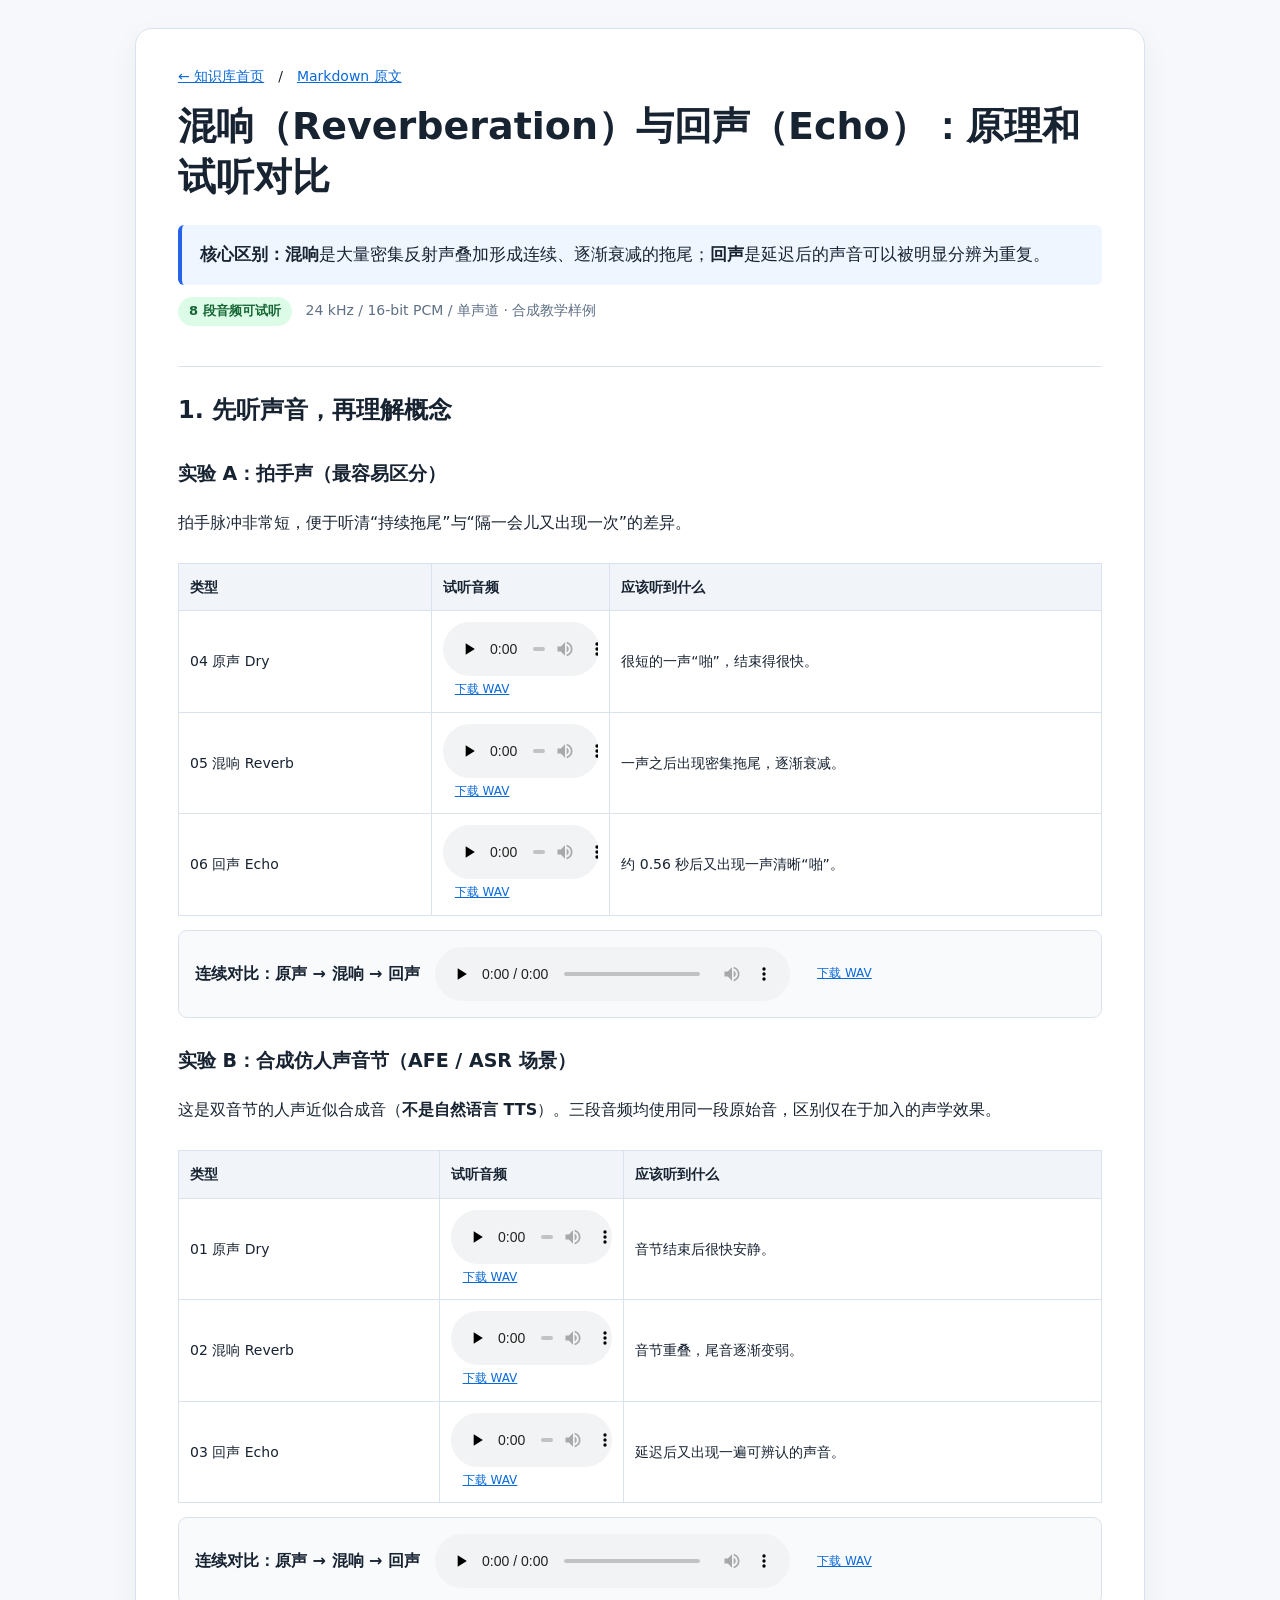
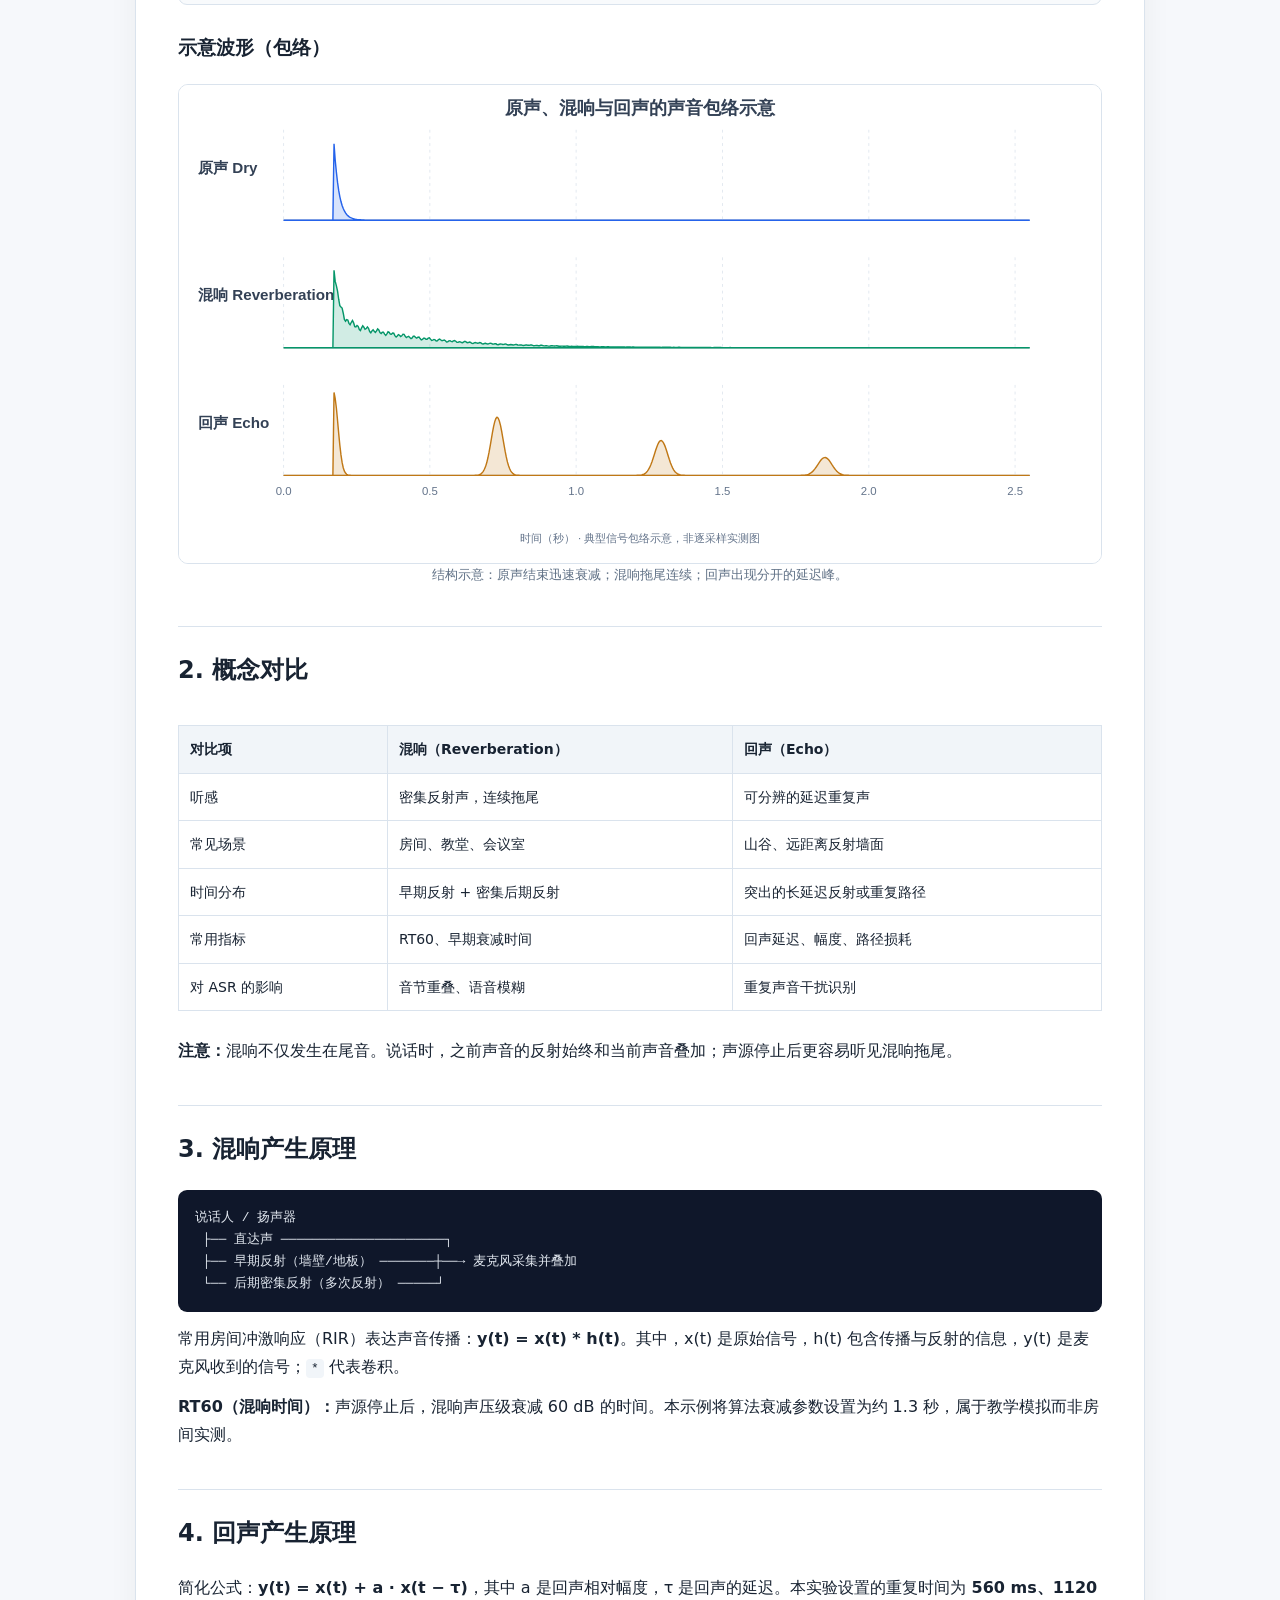
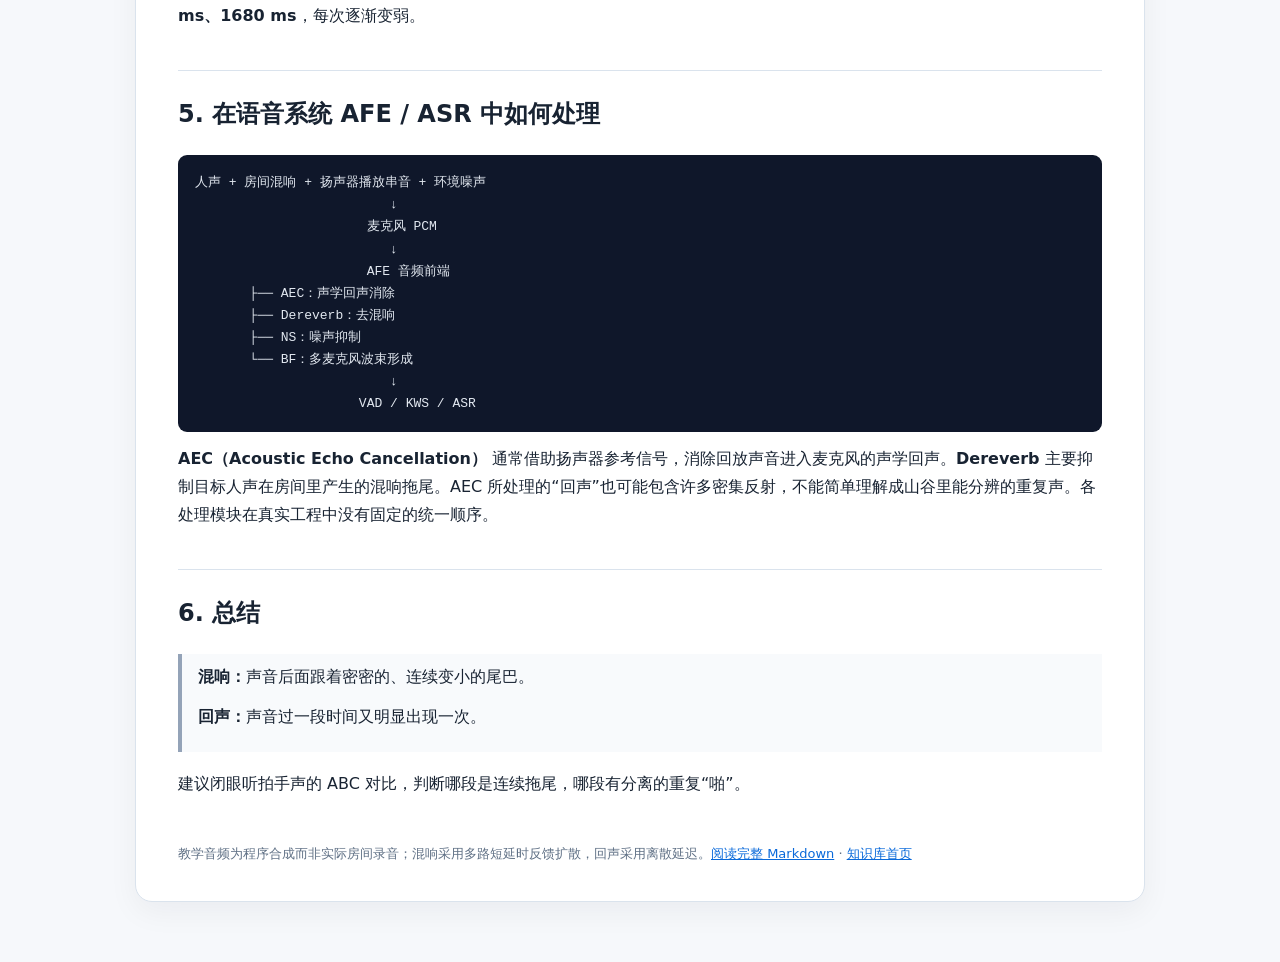
<file: speech/reverb-echo.html>
<!DOCTYPE html>
<html lang="zh-CN"><head><meta charset="UTF-8"><meta name="viewport" content="width=device-width, initial-scale=1.0"><meta name="color-scheme" content="light">
<title>混响（Reverberation）与回声（Echo）：原理和试听对比</title>
<style>
:root{--fg:#182332;--border:#dae3ed;--link:#0969da;--muted:#5f7085}
*{box-sizing:border-box}body{margin:0;background:#f6f8fb;color:var(--fg);line-height:1.75;font-family:system-ui,-apple-system,"PingFang SC","Microsoft YaHei",sans-serif}
main{max-width:1010px;margin:28px auto 60px;padding:35px 42px;border:1px solid var(--border);border-radius:17px;background:white;box-shadow:0 10px 30px #0f172a0d}
h1{font-size:clamp(26px,4vw,38px);line-height:1.35;margin:12px 0 22px}h2{border-top:1px solid var(--border);font-size:24px;margin-top:40px;padding-top:22px}h3{font-size:19px;margin-top:26px}
p{margin:12px 0}a{color:var(--link)}.crumb{font-size:14px}.lead{border-left:4px solid #2563eb;border-radius:6px;background:#eff6ff;padding:15px 18px;font-size:17px}.meta{color:var(--muted);font-size:14px}
table{width:100%;border-collapse:collapse;margin:14px 0}th,td{border:1px solid var(--border);padding:11px;text-align:left;vertical-align:middle;font-size:14px}th{background:#f1f5f9}
audio{width:min(275px,100%);vertical-align:middle}.dl{font-size:12px;margin-left:12px;white-space:nowrap}
.scroll{overflow-x:auto}.comparison{display:flex;align-items:center;gap:15px;flex-wrap:wrap;padding:16px;border:1px solid var(--border);background:#f8fafc;border-radius:9px}
.comparison audio{width:min(355px,100%)}.pill{border-radius:999px;display:inline-block;padding:3px 11px;background:#dcfce7;color:#166534;font-size:13px;font-weight:600}
figure{margin:20px 0}figure img{display:block;width:100%;border:1px solid var(--border);border-radius:10px}figcaption{color:var(--muted);font-size:13px;text-align:center}
pre{background:#0f172a;color:#e2e8f0;border-radius:9px;padding:17px;overflow:auto;font:13px/1.7 ui-monospace,SFMono-Regular,Consolas,monospace}
code{background:#f1f5f9;padding:2px 5px;border-radius:4px}blockquote{margin:18px 0;padding:9px 16px;border-left:4px solid #94a3b8;background:#f8fafc}
.footer{font-size:13px;color:var(--muted);margin-top:45px}
@media(max-width:650px){main{margin:0;border-radius:0;padding:22px 16px}th,td{padding:8px}td audio{min-width:165px;width:165px}.dl{display:block;margin-left:0}}
</style></head>
<body><main>
<div class="crumb"><a href="../index.html">← 知识库首页</a>　/　<a href="./reverb-echo.md">Markdown 原文</a></div>
<h1>混响（Reverberation）与回声（Echo）：原理和试听对比</h1>
<p class="lead"><strong>核心区别：</strong><strong>混响</strong>是大量密集反射声叠加形成连续、逐渐衰减的拖尾；<strong>回声</strong>是延迟后的声音可以被明显分辨为重复。</p>
<p class="meta"><span class="pill">8 段音频可试听</span>　24 kHz / 16-bit PCM / 单声道 · 合成教学样例</p>
<h2 id="listen">1. 先听声音，再理解概念</h2>
<h3>实验 A：拍手声（最容易区分）</h3>
<p>拍手脉冲非常短，便于听清“持续拖尾”与“隔一会儿又出现一次”的差异。</p>
<div class="scroll"><table><thead><tr><th>类型</th><th>试听音频</th><th>应该听到什么</th></tr></thead><tbody>
<tr><td>04 原声 Dry</td><td><audio controls preload="none" src="./reverb_echo_assets/audio/04_clap_dry.wav">浏览器不支持音频播放</audio><a class="dl" href="./reverb_echo_assets/audio/04_clap_dry.wav" download>下载 WAV</a></td><td>很短的一声“啪”，结束得很快。</td></tr>
<tr><td>05 混响 Reverb</td><td><audio controls preload="none" src="./reverb_echo_assets/audio/05_clap_reverb.wav">浏览器不支持音频播放</audio><a class="dl" href="./reverb_echo_assets/audio/05_clap_reverb.wav" download>下载 WAV</a></td><td>一声之后出现密集拖尾，逐渐衰减。</td></tr>
<tr><td>06 回声 Echo</td><td><audio controls preload="none" src="./reverb_echo_assets/audio/06_clap_echo.wav">浏览器不支持音频播放</audio><a class="dl" href="./reverb_echo_assets/audio/06_clap_echo.wav" download>下载 WAV</a></td><td>约 0.56 秒后又出现一声清晰“啪”。</td></tr>
</tbody></table></div>
<div class="comparison"><strong>连续对比：原声 → 混响 → 回声</strong><audio controls preload="none" src="./reverb_echo_assets/audio/08_clap_ABC.wav">浏览器不支持音频播放</audio><a class="dl" href="./reverb_echo_assets/audio/08_clap_ABC.wav" download>下载 WAV</a></div>
<h3>实验 B：合成仿人声音节（AFE / ASR 场景）</h3>
<p>这是双音节的人声近似合成音（<strong>不是自然语言 TTS</strong>）。三段音频均使用同一段原始音，区别仅在于加入的声学效果。</p>
<div class="scroll"><table><thead><tr><th>类型</th><th>试听音频</th><th>应该听到什么</th></tr></thead><tbody>
<tr><td>01 原声 Dry</td><td><audio controls preload="none" src="./reverb_echo_assets/audio/01_voice_dry.wav">浏览器不支持音频播放</audio><a class="dl" href="./reverb_echo_assets/audio/01_voice_dry.wav" download>下载 WAV</a></td><td>音节结束后很快安静。</td></tr>
<tr><td>02 混响 Reverb</td><td><audio controls preload="none" src="./reverb_echo_assets/audio/02_voice_reverb.wav">浏览器不支持音频播放</audio><a class="dl" href="./reverb_echo_assets/audio/02_voice_reverb.wav" download>下载 WAV</a></td><td>音节重叠，尾音逐渐变弱。</td></tr>
<tr><td>03 回声 Echo</td><td><audio controls preload="none" src="./reverb_echo_assets/audio/03_voice_echo.wav">浏览器不支持音频播放</audio><a class="dl" href="./reverb_echo_assets/audio/03_voice_echo.wav" download>下载 WAV</a></td><td>延迟后又出现一遍可辨认的声音。</td></tr>
</tbody></table></div>
<div class="comparison"><strong>连续对比：原声 → 混响 → 回声</strong><audio controls preload="none" src="./reverb_echo_assets/audio/07_voice_ABC.wav">浏览器不支持音频播放</audio><a class="dl" href="./reverb_echo_assets/audio/07_voice_ABC.wav" download>下载 WAV</a></div>
<h3>示意波形（包络）</h3>
<figure><img src="./reverb_echo_assets/images/waveform_comparison.svg" alt="原声、混响与回声的信号包络示意"><figcaption>结构示意：原声结束迅速衰减；混响拖尾连续；回声出现分开的延迟峰。</figcaption></figure>
<h2>2. 概念对比</h2>
<div class="scroll"><table><thead><tr><th>对比项</th><th>混响（Reverberation）</th><th>回声（Echo）</th></tr></thead><tbody>
<tr><td>听感</td><td>密集反射声，连续拖尾</td><td>可分辨的延迟重复声</td></tr>
<tr><td>常见场景</td><td>房间、教堂、会议室</td><td>山谷、远距离反射墙面</td></tr>
<tr><td>时间分布</td><td>早期反射 + 密集后期反射</td><td>突出的长延迟反射或重复路径</td></tr>
<tr><td>常用指标</td><td>RT60、早期衰减时间</td><td>回声延迟、幅度、路径损耗</td></tr>
<tr><td>对 ASR 的影响</td><td>音节重叠、语音模糊</td><td>重复声音干扰识别</td></tr>
</tbody></table></div>
<p><strong>注意：</strong>混响不仅发生在尾音。说话时，之前声音的反射始终和当前声音叠加；声源停止后更容易听见混响拖尾。</p>
<h2>3. 混响产生原理</h2>
<pre>说话人 / 扬声器
 ├── 直达声 ─────────────────────┐
 ├── 早期反射（墙壁/地板） ───────┼──→ 麦克风采集并叠加
 └── 后期密集反射（多次反射） ─────┘</pre>
<p>常用房间冲激响应（RIR）表达声音传播：<strong>y(t) = x(t) * h(t)</strong>。其中，x(t) 是原始信号，h(t) 包含传播与反射的信息，y(t) 是麦克风收到的信号；<code>*</code> 代表卷积。</p>
<p><strong>RT60（混响时间）：</strong>声源停止后，混响声压级衰减 60 dB 的时间。本示例将算法衰减参数设置为约 1.3 秒，属于教学模拟而非房间实测。</p>
<h2>4. 回声产生原理</h2>
<p>简化公式：<strong>y(t) = x(t) + a · x(t − τ)</strong>，其中 a 是回声相对幅度，τ 是回声的延迟。本实验设置的重复时间为 <strong>560 ms、1120 ms、1680 ms</strong>，每次逐渐变弱。</p>
<h2>5. 在语音系统 AFE / ASR 中如何处理</h2>
<pre>人声 + 房间混响 + 扬声器播放串音 + 环境噪声
                         ↓
                      麦克风 PCM
                         ↓
                      AFE 音频前端
       ├── AEC：声学回声消除
       ├── Dereverb：去混响
       ├── NS：噪声抑制
       └── BF：多麦克风波束形成
                         ↓
                     VAD / KWS / ASR</pre>
<p><strong>AEC（Acoustic Echo Cancellation）</strong> 通常借助扬声器参考信号，消除回放声音进入麦克风的声学回声。<strong>Dereverb</strong> 主要抑制目标人声在房间里产生的混响拖尾。AEC 所处理的“回声”也可能包含许多密集反射，不能简单理解成山谷里能分辨的重复声。各处理模块在真实工程中没有固定的统一顺序。</p>
<h2>6. 总结</h2>
<blockquote><strong>混响：</strong>声音后面跟着密密的、连续变小的尾巴。<p><strong>回声：</strong>声音过一段时间又明显出现一次。</p></blockquote>
<p>建议闭眼听拍手声的 ABC 对比，判断哪段是连续拖尾，哪段有分离的重复“啪”。</p>
<div class="footer">教学音频为程序合成而非实际房间录音；混响采用多路短延时反馈扩散，回声采用离散延迟。<a href="./reverb-echo.md">阅读完整 Markdown</a> · <a href="../index.html">知识库首页</a></div>
</main></body></html>
</file>
